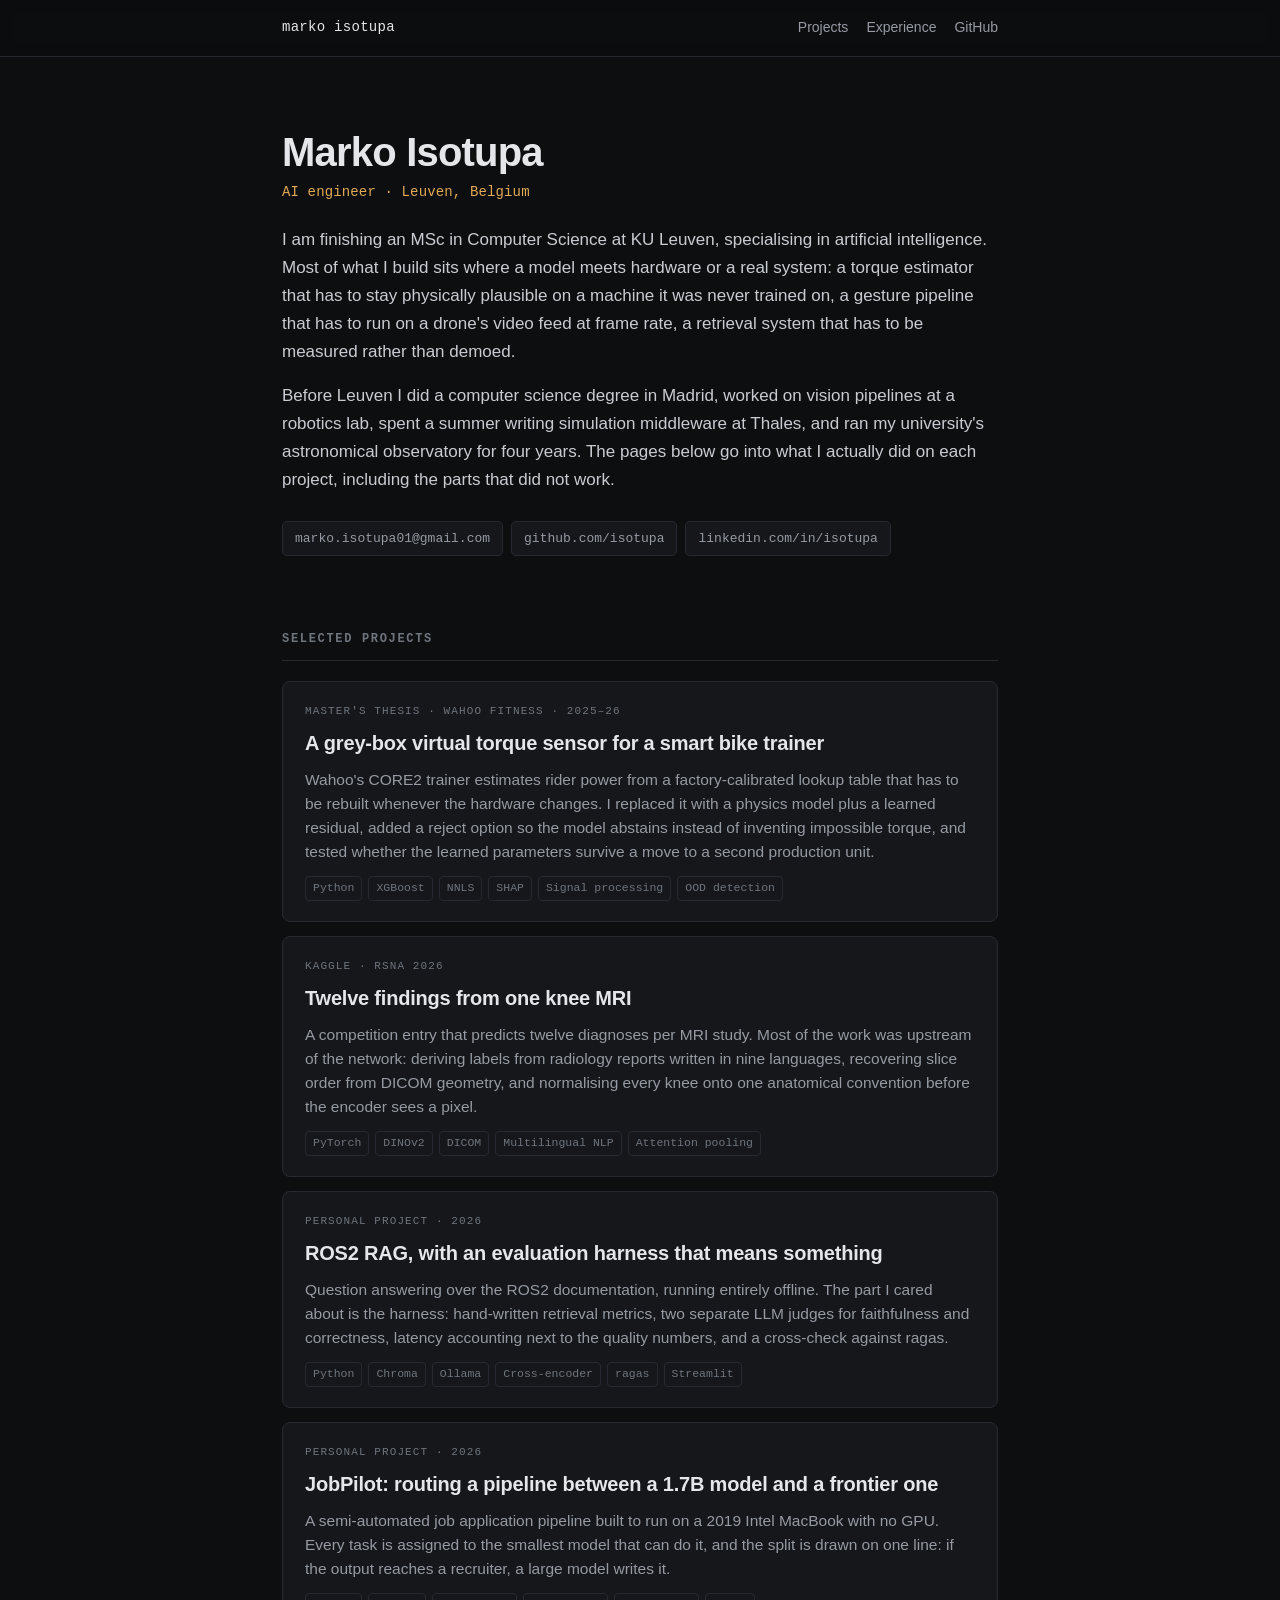
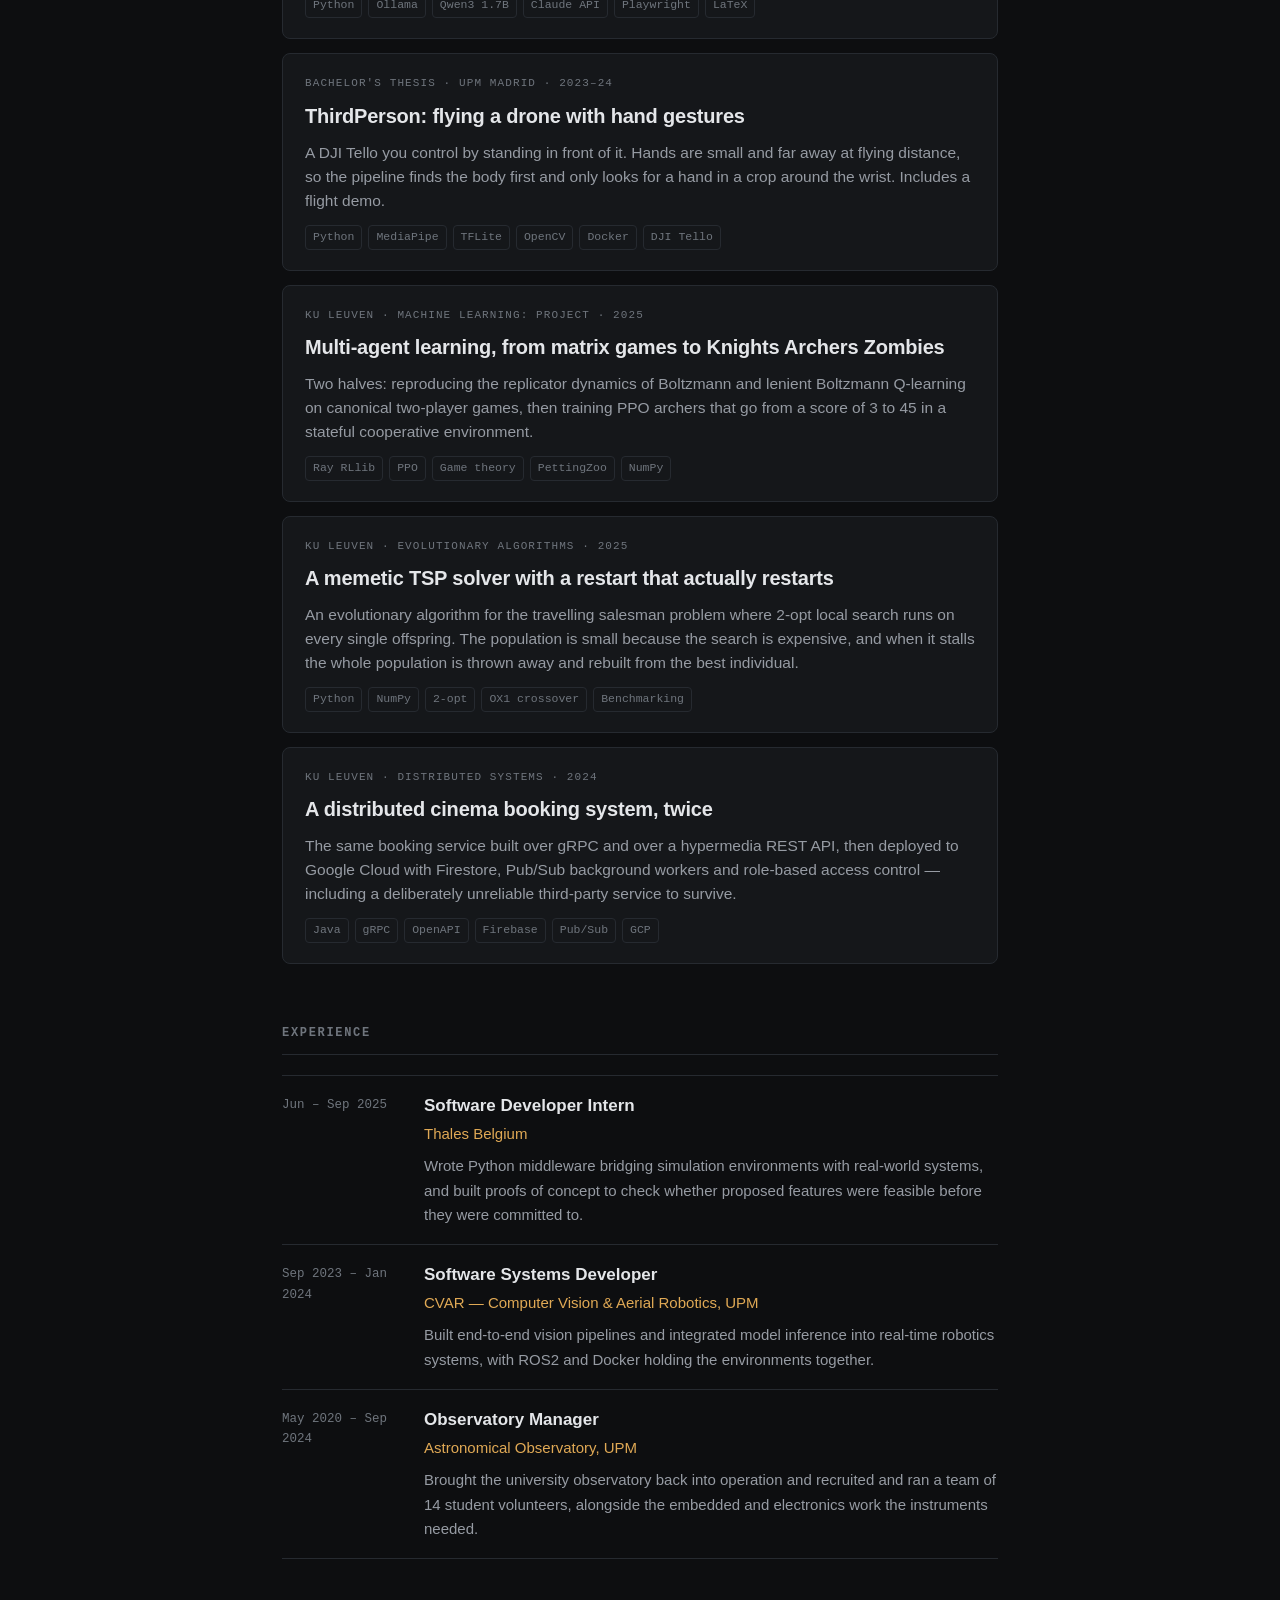
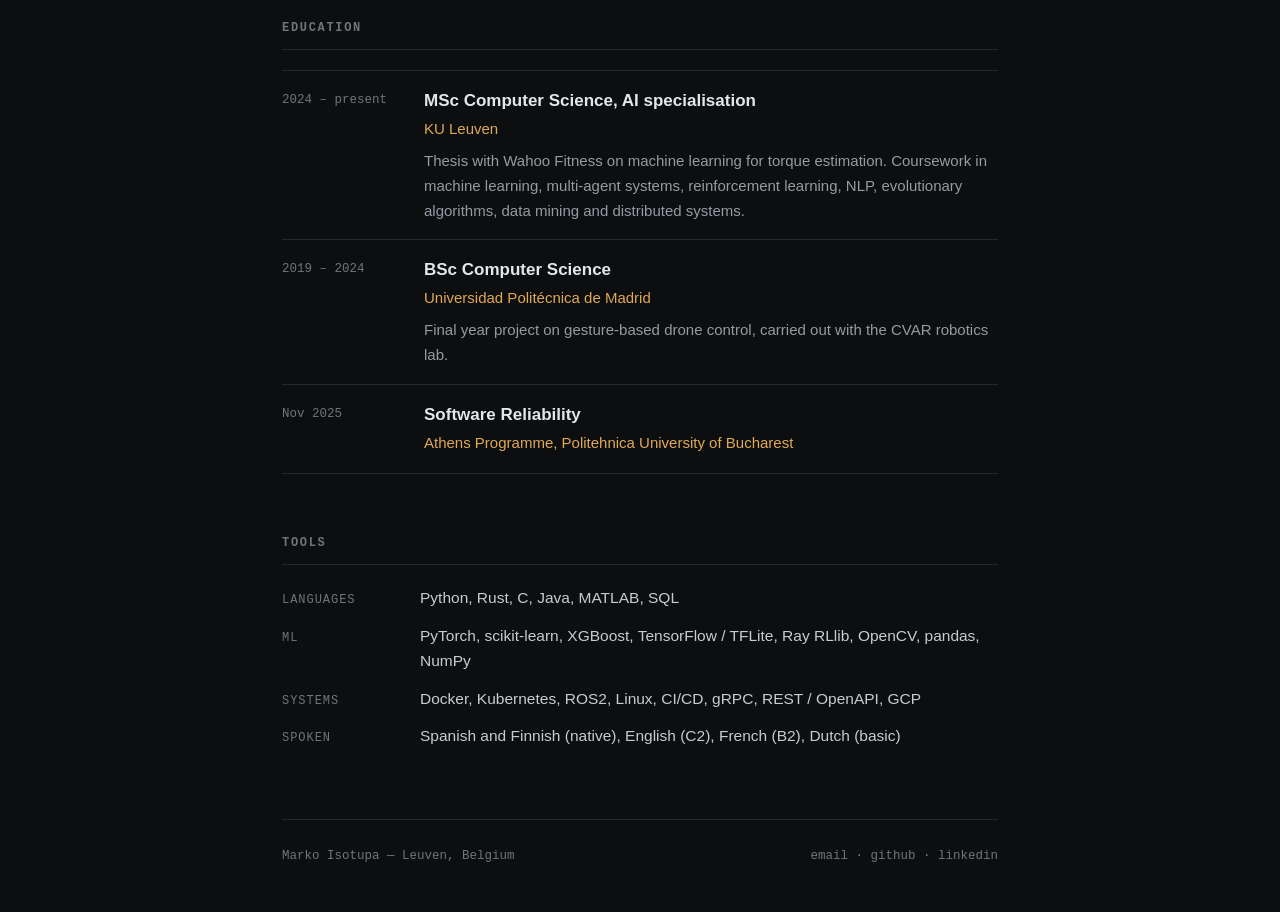
<file: index.html>
<!doctype html>
<html lang="en">
<head>
<meta charset="utf-8">
<meta name="viewport" content="width=device-width, initial-scale=1">
<title>Marko Isotupa — AI Engineer</title>
<meta name="description" content="Marko Isotupa. MSc AI at KU Leuven. Machine learning, robotics and systems work: hybrid physical models, RAG evaluation, drone gesture control, multi-agent RL.">
<link rel="stylesheet" href="assets/css/site.css">
<link rel="icon" href="data:image/svg+xml,<svg xmlns='http://www.w3.org/2000/svg' viewBox='0 0 100 100'><text y='.9em' font-size='90'>◈</text></svg>">
</head>
<body>

<nav class="nav">
  <div class="wrap">
    <a class="home" href="index.html">marko&nbsp;isotupa</a>
    <div class="links">
      <a href="#projects">Projects</a>
      <a href="#experience">Experience</a>
      <a href="https://github.com/isotupa">GitHub</a>
    </div>
  </div>
</nav>

<header class="hero">
  <div class="wrap">
    <h1>Marko Isotupa</h1>
    <p class="role">AI engineer &middot; Leuven, Belgium</p>
    <p>I am finishing an MSc in Computer Science at KU Leuven, specialising in artificial
    intelligence. Most of what I build sits where a model meets hardware or a real system:
    a torque estimator that has to stay physically plausible on a machine it was never
    trained on, a gesture pipeline that has to run on a drone's video feed at frame rate,
    a retrieval system that has to be measured rather than demoed.</p>
    <p class="last">Before Leuven I did a computer science degree in Madrid, worked on vision
    pipelines at a robotics lab, spent a summer writing simulation middleware at Thales, and
    ran my university's astronomical observatory for four years. The pages below go into
    what I actually did on each project, including the parts that did not work.</p>
    <div class="contact">
      <a href="mailto:marko.isotupa01@gmail.com">marko.isotupa01@gmail.com</a>
      <a href="https://github.com/isotupa">github.com/isotupa</a>
      <a href="https://linkedin.com/in/isotupa">linkedin.com/in/isotupa</a>
    </div>
  </div>
</header>

<main>

<section id="projects">
  <div class="wrap">
    <h2 class="sec">Selected projects</h2>
    <div class="cards">

      <a class="card" href="projects/wahoo-torque.html">
        <div class="kicker">Master's thesis &middot; Wahoo Fitness &middot; 2025–26</div>
        <h3>A grey-box virtual torque sensor for a smart bike trainer</h3>
        <p>Wahoo's CORE2 trainer estimates rider power from a factory-calibrated lookup table
        that has to be rebuilt whenever the hardware changes. I replaced it with a physics
        model plus a learned residual, added a reject option so the model abstains instead of
        inventing impossible torque, and tested whether the learned parameters survive a move
        to a second production unit.</p>
        <div class="tags"><span>Python</span><span>XGBoost</span><span>NNLS</span><span>SHAP</span><span>Signal processing</span><span>OOD detection</span></div>
      </a>

      <a class="card" href="projects/rsna-knee.html">
        <div class="kicker">Kaggle &middot; RSNA 2026</div>
        <h3>Twelve findings from one knee MRI</h3>
        <p>A competition entry that predicts twelve diagnoses per MRI study. Most of the work
        was upstream of the network: deriving labels from radiology reports written in nine
        languages, recovering slice order from DICOM geometry, and normalising every knee onto
        one anatomical convention before the encoder sees a pixel.</p>
        <div class="tags"><span>PyTorch</span><span>DINOv2</span><span>DICOM</span><span>Multilingual NLP</span><span>Attention pooling</span></div>
      </a>

      <a class="card" href="projects/ros2-rag.html">
        <div class="kicker">Personal project &middot; 2026</div>
        <h3>ROS2 RAG, with an evaluation harness that means something</h3>
        <p>Question answering over the ROS2 documentation, running entirely offline. The part
        I cared about is the harness: hand-written retrieval metrics, two separate LLM judges
        for faithfulness and correctness, latency accounting next to the quality numbers, and
        a cross-check against ragas.</p>
        <div class="tags"><span>Python</span><span>Chroma</span><span>Ollama</span><span>Cross-encoder</span><span>ragas</span><span>Streamlit</span></div>
      </a>

      <a class="card" href="projects/jobpilot.html">
        <div class="kicker">Personal project &middot; 2026</div>
        <h3>JobPilot: routing a pipeline between a 1.7B model and a frontier one</h3>
        <p>A semi-automated job application pipeline built to run on a 2019 Intel MacBook with
        no GPU. Every task is assigned to the smallest model that can do it, and the split is
        drawn on one line: if the output reaches a recruiter, a large model writes it.</p>
        <div class="tags"><span>Python</span><span>Ollama</span><span>Qwen3 1.7B</span><span>Claude API</span><span>Playwright</span><span>LaTeX</span></div>
      </a>

      <a class="card" href="projects/thirdperson.html">
        <div class="kicker">Bachelor's thesis &middot; UPM Madrid &middot; 2023–24</div>
        <h3>ThirdPerson: flying a drone with hand gestures</h3>
        <p>A DJI Tello you control by standing in front of it. Hands are small and far away at
        flying distance, so the pipeline finds the body first and only looks for a hand in a
        crop around the wrist. Includes a flight demo.</p>
        <div class="tags"><span>Python</span><span>MediaPipe</span><span>TFLite</span><span>OpenCV</span><span>Docker</span><span>DJI Tello</span></div>
      </a>

      <a class="card" href="projects/kaz-marl.html">
        <div class="kicker">KU Leuven &middot; Machine Learning: Project &middot; 2025</div>
        <h3>Multi-agent learning, from matrix games to Knights Archers Zombies</h3>
        <p>Two halves: reproducing the replicator dynamics of Boltzmann and lenient Boltzmann
        Q-learning on canonical two-player games, then training PPO archers that go from a
        score of 3 to 45 in a stateful cooperative environment.</p>
        <div class="tags"><span>Ray RLlib</span><span>PPO</span><span>Game theory</span><span>PettingZoo</span><span>NumPy</span></div>
      </a>

      <a class="card" href="projects/tsp-evolutionary.html">
        <div class="kicker">KU Leuven &middot; Evolutionary Algorithms &middot; 2025</div>
        <h3>A memetic TSP solver with a restart that actually restarts</h3>
        <p>An evolutionary algorithm for the travelling salesman problem where 2-opt local
        search runs on every single offspring. The population is small because the search is
        expensive, and when it stalls the whole population is thrown away and rebuilt from the
        best individual.</p>
        <div class="tags"><span>Python</span><span>NumPy</span><span>2-opt</span><span>OX1 crossover</span><span>Benchmarking</span></div>
      </a>

      <a class="card" href="projects/distributed-cinema.html">
        <div class="kicker">KU Leuven &middot; Distributed Systems &middot; 2024</div>
        <h3>A distributed cinema booking system, twice</h3>
        <p>The same booking service built over gRPC and over a hypermedia REST API, then
        deployed to Google Cloud with Firestore, Pub/Sub background workers and role-based
        access control — including a deliberately unreliable third-party service to survive.</p>
        <div class="tags"><span>Java</span><span>gRPC</span><span>OpenAPI</span><span>Firebase</span><span>Pub/Sub</span><span>GCP</span></div>
      </a>

    </div>
  </div>
</section>

<section id="experience">
  <div class="wrap">
    <h2 class="sec">Experience</h2>
    <div class="rows">
      <div class="row">
        <div class="when">Jun – Sep 2025</div>
        <div class="what">
          <strong>Software Developer Intern</strong>
          <span class="where">Thales Belgium</span>
          <p>Wrote Python middleware bridging simulation environments with real-world systems,
          and built proofs of concept to check whether proposed features were feasible before
          they were committed to.</p>
        </div>
      </div>
      <div class="row">
        <div class="when">Sep 2023 – Jan 2024</div>
        <div class="what">
          <strong>Software Systems Developer</strong>
          <span class="where">CVAR — Computer Vision &amp; Aerial Robotics, UPM</span>
          <p>Built end-to-end vision pipelines and integrated model inference into real-time
          robotics systems, with ROS2 and Docker holding the environments together.</p>
        </div>
      </div>
      <div class="row">
        <div class="when">May 2020 – Sep 2024</div>
        <div class="what">
          <strong>Observatory Manager</strong>
          <span class="where">Astronomical Observatory, UPM</span>
          <p>Brought the university observatory back into operation and recruited and ran a
          team of 14 student volunteers, alongside the embedded and electronics work the
          instruments needed.</p>
        </div>
      </div>
    </div>
  </div>
</section>

<section id="education">
  <div class="wrap">
    <h2 class="sec">Education</h2>
    <div class="rows">
      <div class="row">
        <div class="when">2024 – present</div>
        <div class="what">
          <strong>MSc Computer Science, AI specialisation</strong>
          <span class="where">KU Leuven</span>
          <p>Thesis with Wahoo Fitness on machine learning for torque estimation. Coursework in
          machine learning, multi-agent systems, reinforcement learning, NLP, evolutionary
          algorithms, data mining and distributed systems.</p>
        </div>
      </div>
      <div class="row">
        <div class="when">2019 – 2024</div>
        <div class="what">
          <strong>BSc Computer Science</strong>
          <span class="where">Universidad Politécnica de Madrid</span>
          <p>Final year project on gesture-based drone control, carried out with the CVAR
          robotics lab.</p>
        </div>
      </div>
      <div class="row">
        <div class="when">Nov 2025</div>
        <div class="what">
          <strong>Software Reliability</strong>
          <span class="where">Athens Programme, Politehnica University of Bucharest</span>
        </div>
      </div>
    </div>
  </div>
</section>

<section id="skills">
  <div class="wrap">
    <h2 class="sec">Tools</h2>
    <div class="skills">
      <div class="skill"><div class="k">Languages</div><div class="v">Python, Rust, C, Java, MATLAB, SQL</div></div>
      <div class="skill"><div class="k">ML</div><div class="v">PyTorch, scikit-learn, XGBoost, TensorFlow / TFLite, Ray RLlib, OpenCV, pandas, NumPy</div></div>
      <div class="skill"><div class="k">Systems</div><div class="v">Docker, Kubernetes, ROS2, Linux, CI/CD, gRPC, REST / OpenAPI, GCP</div></div>
      <div class="skill"><div class="k">Spoken</div><div class="v">Spanish and Finnish (native), English (C2), French (B2), Dutch (basic)</div></div>
    </div>
  </div>
</section>

</main>

<div class="wrap">
  <footer>
    <span>Marko Isotupa — Leuven, Belgium</span>
    <span><a href="mailto:marko.isotupa01@gmail.com">email</a> · <a href="https://github.com/isotupa">github</a> · <a href="https://linkedin.com/in/isotupa">linkedin</a></span>
  </footer>
</div>

</body>
</html>
</file>
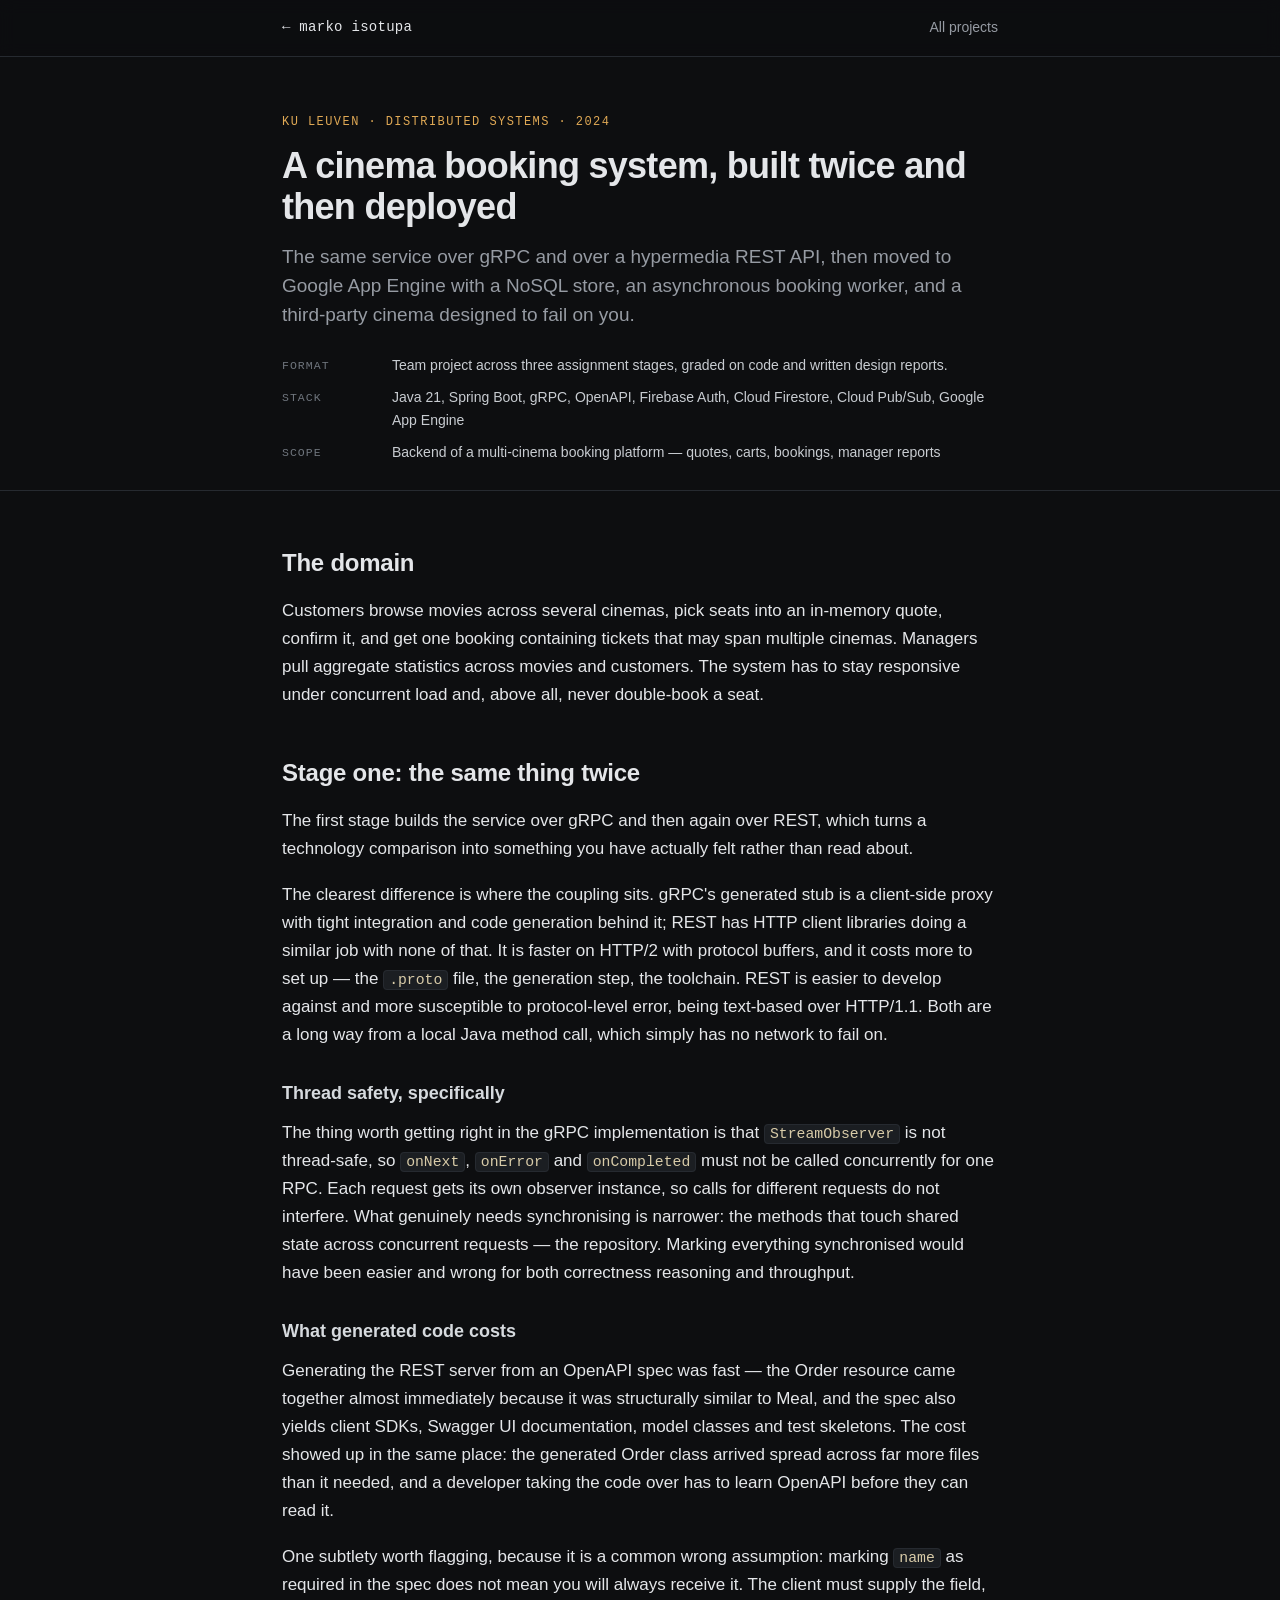
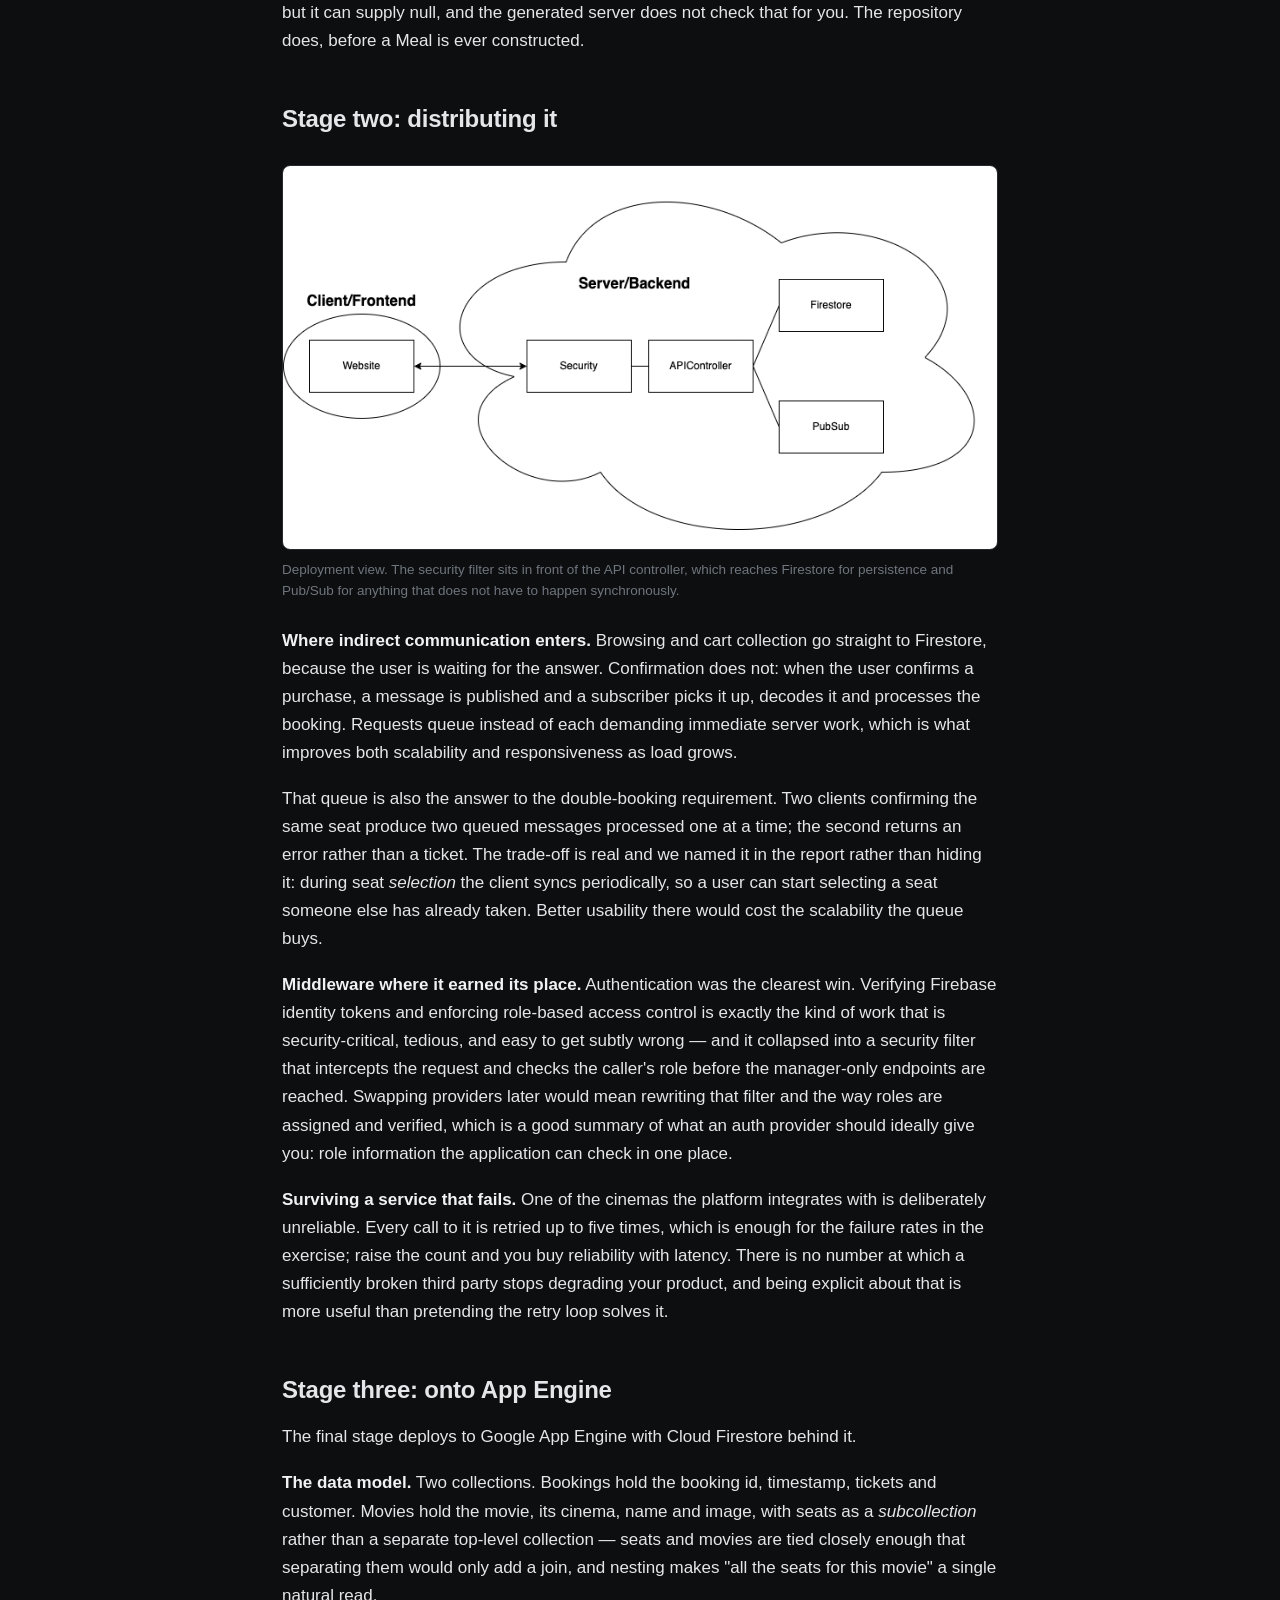
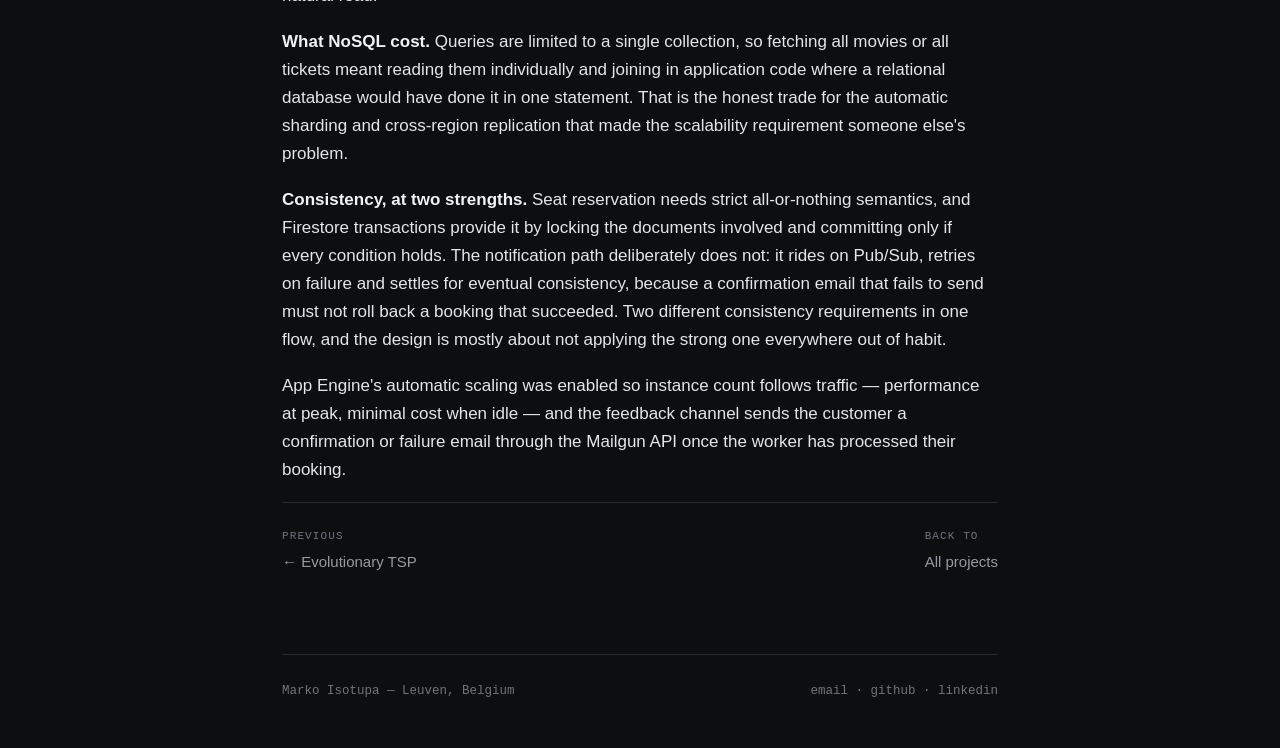
<file: projects/distributed-cinema.html>
<!doctype html>
<html lang="en">
<head>
<meta charset="utf-8">
<meta name="viewport" content="width=device-width, initial-scale=1">
<title>A distributed cinema booking system — Marko Isotupa</title>
<meta name="description" content="The same booking service built over gRPC and over hypermedia REST, then deployed to Google App Engine with Firestore, Pub/Sub workers and role-based access control.">
<link rel="stylesheet" href="../assets/css/site.css">
<link rel="icon" href="data:image/svg+xml,<svg xmlns='http://www.w3.org/2000/svg' viewBox='0 0 100 100'><text y='.9em' font-size='90'>◈</text></svg>">
</head>
<body>

<nav class="nav">
  <div class="wrap">
    <a class="home" href="../index.html">← marko&nbsp;isotupa</a>
    <div class="links"><a href="../index.html#projects">All projects</a></div>
  </div>
</nav>

<header class="art-head">
  <div class="wrap">
    <div class="kicker">KU Leuven · Distributed Systems · 2024</div>
    <h1>A cinema booking system, built twice and then deployed</h1>
    <p class="standfirst">The same service over gRPC and over a hypermedia REST API, then moved
    to Google App Engine with a NoSQL store, an asynchronous booking worker, and a third-party
    cinema designed to fail on you.</p>
    <div class="meta">
      <div><div class="k">Format</div><div class="v">Team project across three assignment stages, graded on code and written design reports.</div></div>
      <div><div class="k">Stack</div><div class="v">Java 21, Spring Boot, gRPC, OpenAPI, Firebase Auth, Cloud Firestore, Cloud Pub/Sub, Google App Engine</div></div>
      <div><div class="k">Scope</div><div class="v">Backend of a multi-cinema booking platform — quotes, carts, bookings, manager reports</div></div>
    </div>
  </div>
</header>

<article>
<div class="wrap">

<h2>The domain</h2>

<p>Customers browse movies across several cinemas, pick seats into an in-memory quote, confirm
it, and get one booking containing tickets that may span multiple cinemas. Managers pull
aggregate statistics across movies and customers. The system has to stay responsive under
concurrent load and, above all, never double-book a seat.</p>

<h2>Stage one: the same thing twice</h2>

<p>The first stage builds the service over gRPC and then again over REST, which turns a
technology comparison into something you have actually felt rather than read about.</p>

<p>The clearest difference is where the coupling sits. gRPC's generated stub is a client-side
proxy with tight integration and code generation behind it; REST has HTTP client libraries doing
a similar job with none of that. It is faster on HTTP/2 with protocol buffers, and it costs more
to set up — the <code>.proto</code> file, the generation step, the toolchain. REST is easier to
develop against and more susceptible to protocol-level error, being text-based over HTTP/1.1.
Both are a long way from a local Java method call, which simply has no network to fail on.</p>

<h3>Thread safety, specifically</h3>

<p>The thing worth getting right in the gRPC implementation is that <code>StreamObserver</code>
is not thread-safe, so <code>onNext</code>, <code>onError</code> and <code>onCompleted</code>
must not be called concurrently for one RPC. Each request gets its own observer instance, so
calls for different requests do not interfere. What genuinely needs synchronising is narrower:
the methods that touch shared state across concurrent requests — the repository. Marking
everything synchronised would have been easier and wrong for both correctness reasoning and
throughput.</p>

<h3>What generated code costs</h3>

<p>Generating the REST server from an OpenAPI spec was fast — the Order resource came together
almost immediately because it was structurally similar to Meal, and the spec also yields client
SDKs, Swagger UI documentation, model classes and test skeletons. The cost showed up in the
same place: the generated Order class arrived spread across far more files than it needed,
and a developer taking the code over has to learn OpenAPI before they can read it.</p>

<p>One subtlety worth flagging, because it is a common wrong assumption: marking
<code>name</code> as required in the spec does not mean you will always receive it. The client
must supply the field, but it can supply null, and the generated server does not check that for
you. The repository does, before a Meal is ever constructed.</p>

<h2>Stage two: distributing it</h2>

<figure>
  <img src="../assets/img/ds/component_diagram.png" alt="Component diagram: a website front end talks through a security filter to an API controller, which uses Firestore and Pub/Sub.">
  <figcaption>Deployment view. The security filter sits in front of the API controller, which
  reaches Firestore for persistence and Pub/Sub for anything that does not have to happen
  synchronously.</figcaption>
</figure>

<p><strong>Where indirect communication enters.</strong> Browsing and cart collection go
straight to Firestore, because the user is waiting for the answer. Confirmation does not: when
the user confirms a purchase, a message is published and a subscriber picks it up, decodes it
and processes the booking. Requests queue instead of each demanding immediate server work,
which is what improves both scalability and responsiveness as load grows.</p>

<p>That queue is also the answer to the double-booking requirement. Two clients confirming the
same seat produce two queued messages processed one at a time; the second returns an error
rather than a ticket. The trade-off is real and we named it in the report rather than hiding it:
during seat <em>selection</em> the client syncs periodically, so a user can start selecting a
seat someone else has already taken. Better usability there would cost the scalability the
queue buys.</p>

<p><strong>Middleware where it earned its place.</strong> Authentication was the clearest win.
Verifying Firebase identity tokens and enforcing role-based access control is exactly the kind
of work that is security-critical, tedious, and easy to get subtly wrong — and it collapsed
into a security filter that intercepts the request and checks the caller's role before the
manager-only endpoints are reached. Swapping providers later would mean rewriting that filter
and the way roles are assigned and verified, which is a good summary of what an auth provider
should ideally give you: role information the application can check in one place.</p>

<p><strong>Surviving a service that fails.</strong> One of the cinemas the platform integrates
with is deliberately unreliable. Every call to it is retried up to five times, which is enough
for the failure rates in the exercise; raise the count and you buy reliability with latency.
There is no number at which a sufficiently broken third party stops degrading your product,
and being explicit about that is more useful than pretending the retry loop solves it.</p>

<h2>Stage three: onto App Engine</h2>

<p>The final stage deploys to Google App Engine with Cloud Firestore behind it.</p>

<p><strong>The data model.</strong> Two collections. Bookings hold the booking id, timestamp,
tickets and customer. Movies hold the movie, its cinema, name and image, with seats as a
<em>subcollection</em> rather than a separate top-level collection — seats and movies are tied
closely enough that separating them would only add a join, and nesting makes "all the seats for
this movie" a single natural read.</p>

<p><strong>What NoSQL cost.</strong> Queries are limited to a single collection, so fetching all
movies or all tickets meant reading them individually and joining in application code where a
relational database would have done it in one statement. That is the honest trade for the
automatic sharding and cross-region replication that made the scalability requirement someone
else's problem.</p>

<p><strong>Consistency, at two strengths.</strong> Seat reservation needs strict all-or-nothing
semantics, and Firestore transactions provide it by locking the documents involved and
committing only if every condition holds. The notification path deliberately does not: it rides
on Pub/Sub, retries on failure and settles for eventual consistency, because a confirmation
email that fails to send must not roll back a booking that succeeded. Two different consistency
requirements in one flow, and the design is mostly about not applying the strong one everywhere
out of habit.</p>

<p>App Engine's automatic scaling was enabled so instance count follows traffic — performance
at peak, minimal cost when idle — and the feedback channel sends the customer a confirmation or
failure email through the Mailgun API once the worker has processed their booking.</p>

<div class="pn">
  <a href="tsp-evolutionary.html"><span class="lbl">Previous</span>← Evolutionary TSP</a>
  <a href="../index.html#projects"><span class="lbl">Back to</span>All projects</a>
</div>

</div>
</article>

<div class="wrap">
  <footer>
    <span>Marko Isotupa — Leuven, Belgium</span>
    <span><a href="mailto:marko.isotupa01@gmail.com">email</a> · <a href="https://github.com/isotupa">github</a> · <a href="https://linkedin.com/in/isotupa">linkedin</a></span>
  </footer>
</div>

</body>
</html>
</file>
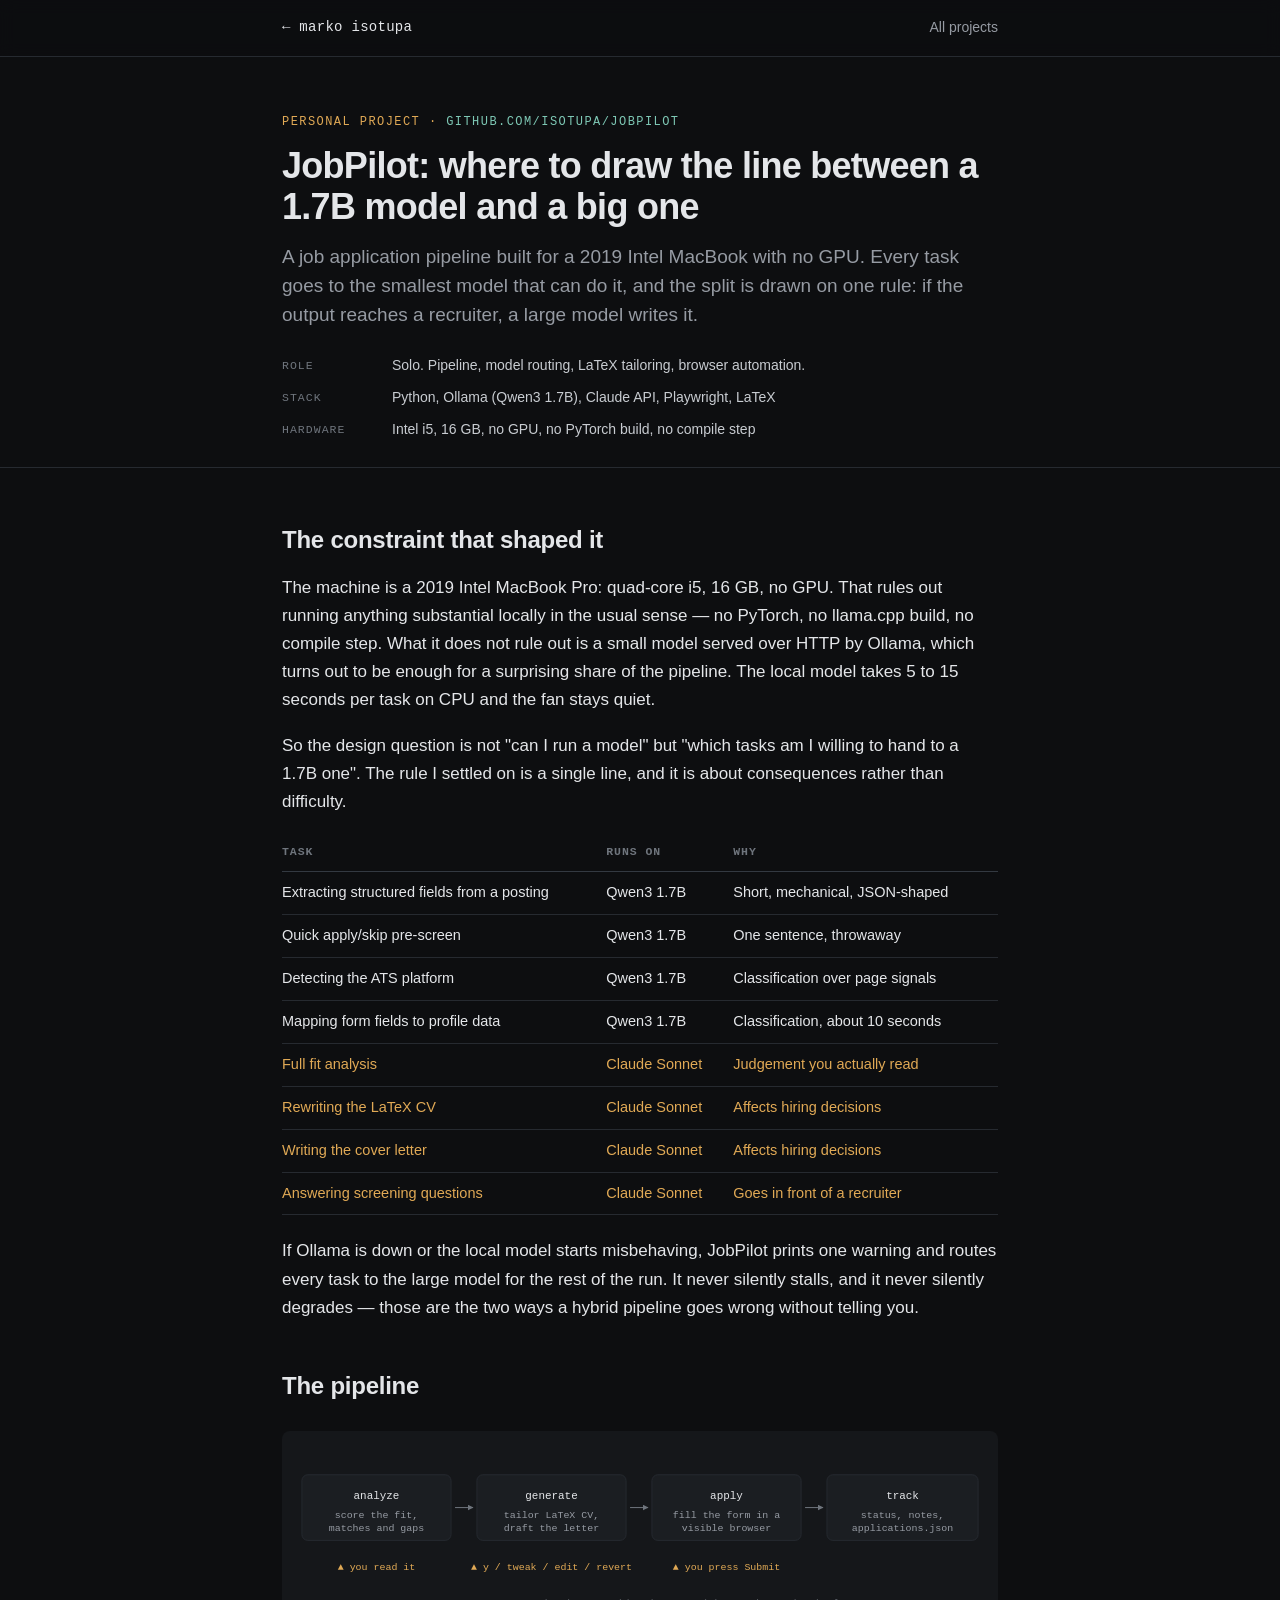
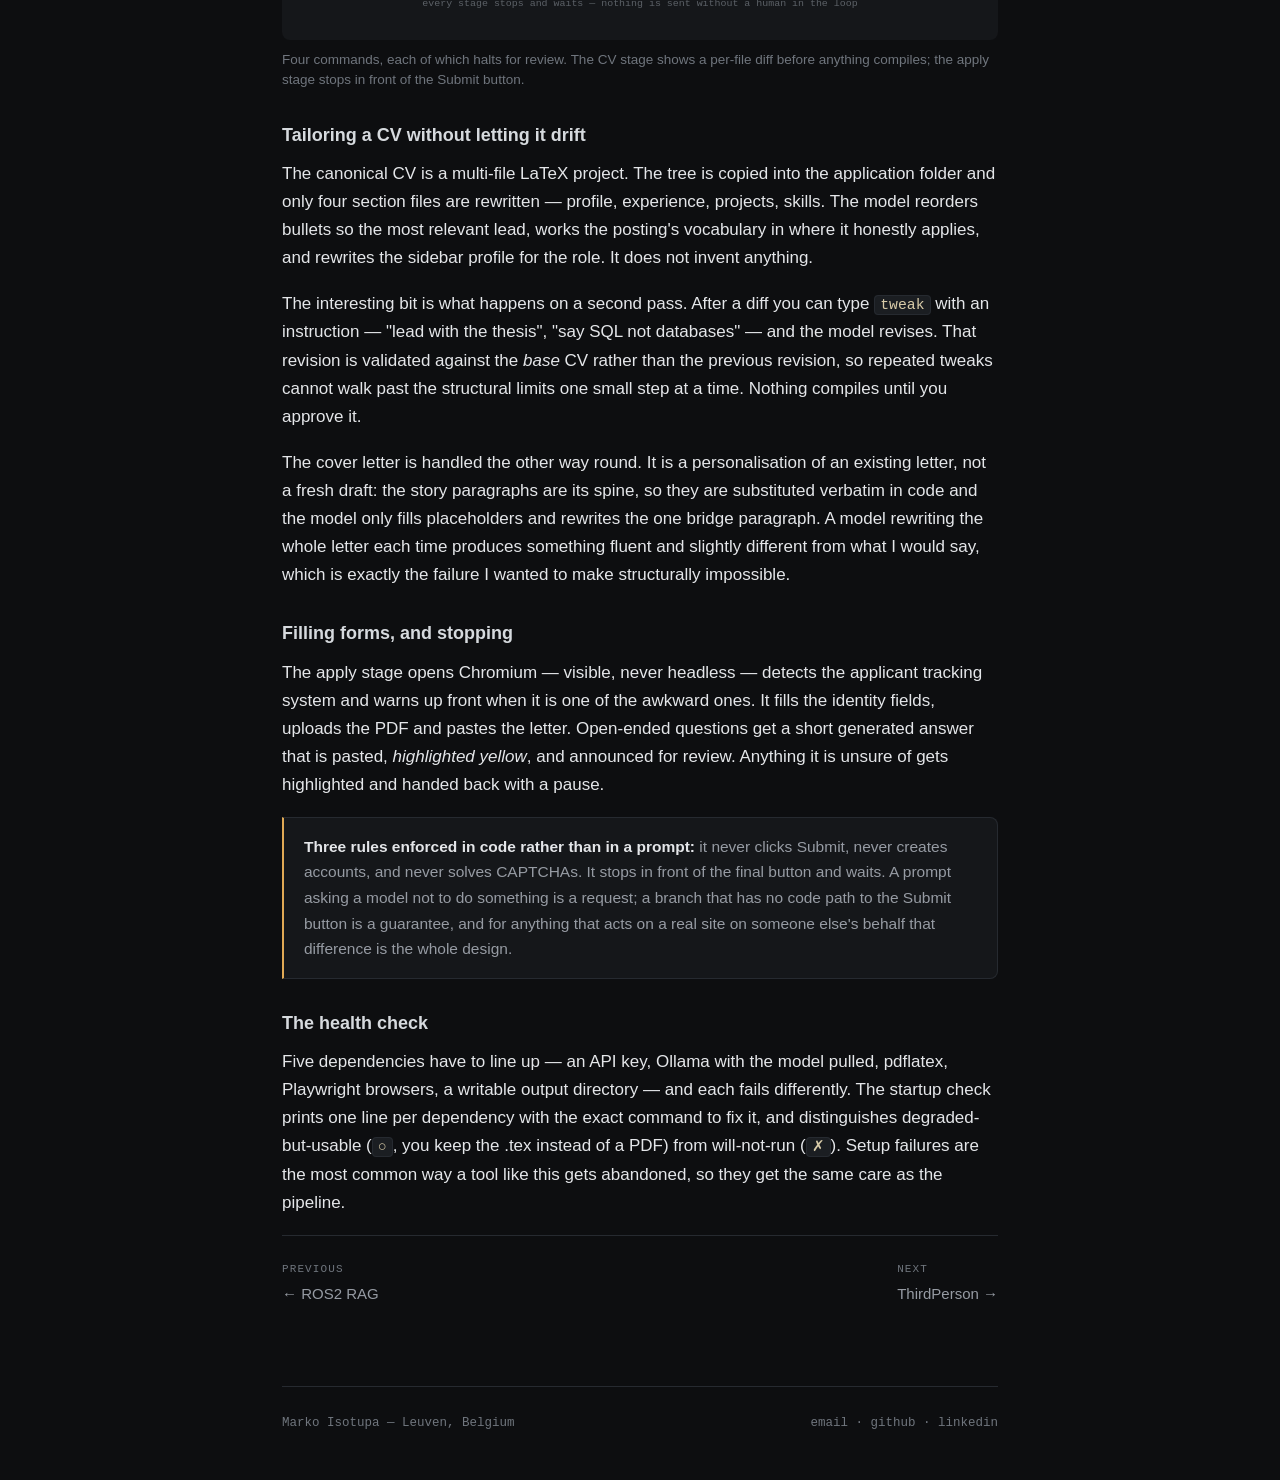
<file: projects/jobpilot.html>
<!doctype html>
<html lang="en">
<head>
<meta charset="utf-8">
<meta name="viewport" content="width=device-width, initial-scale=1">
<title>JobPilot — Marko Isotupa</title>
<meta name="description" content="A semi-automated job application pipeline that routes each task to the smallest model that can do it, running a 1.7B model locally on a GPU-less laptop.">
<link rel="stylesheet" href="../assets/css/site.css">
<link rel="icon" href="data:image/svg+xml,<svg xmlns='http://www.w3.org/2000/svg' viewBox='0 0 100 100'><text y='.9em' font-size='90'>◈</text></svg>">
</head>
<body>

<nav class="nav">
  <div class="wrap">
    <a class="home" href="../index.html">← marko&nbsp;isotupa</a>
    <div class="links"><a href="../index.html#projects">All projects</a></div>
  </div>
</nav>

<header class="art-head">
  <div class="wrap">
    <div class="kicker">Personal project · <a href="https://github.com/isotupa/jobpilot">github.com/isotupa/jobpilot</a></div>
    <h1>JobPilot: where to draw the line between a 1.7B model and a big one</h1>
    <p class="standfirst">A job application pipeline built for a 2019 Intel MacBook with no
    GPU. Every task goes to the smallest model that can do it, and the split is drawn on one
    rule: if the output reaches a recruiter, a large model writes it.</p>
    <div class="meta">
      <div><div class="k">Role</div><div class="v">Solo. Pipeline, model routing, LaTeX tailoring, browser automation.</div></div>
      <div><div class="k">Stack</div><div class="v">Python, Ollama (Qwen3 1.7B), Claude API, Playwright, LaTeX</div></div>
      <div><div class="k">Hardware</div><div class="v">Intel i5, 16 GB, no GPU, no PyTorch build, no compile step</div></div>
    </div>
  </div>
</header>

<article>
<div class="wrap">

<h2>The constraint that shaped it</h2>

<p>The machine is a 2019 Intel MacBook Pro: quad-core i5, 16 GB, no GPU. That rules out running
anything substantial locally in the usual sense — no PyTorch, no llama.cpp build, no compile
step. What it does not rule out is a small model served over HTTP by Ollama, which turns out to
be enough for a surprising share of the pipeline. The local model takes 5 to 15 seconds per
task on CPU and the fan stays quiet.</p>

<p>So the design question is not "can I run a model" but "which tasks am I willing to hand to a
1.7B one". The rule I settled on is a single line, and it is about consequences rather than
difficulty.</p>

<div class="tw">
<table>
<thead><tr><th>Task</th><th>Runs on</th><th>Why</th></tr></thead>
<tbody>
<tr><td>Extracting structured fields from a posting</td><td>Qwen3 1.7B</td><td>Short, mechanical, JSON-shaped</td></tr>
<tr><td>Quick apply/skip pre-screen</td><td>Qwen3 1.7B</td><td>One sentence, throwaway</td></tr>
<tr><td>Detecting the ATS platform</td><td>Qwen3 1.7B</td><td>Classification over page signals</td></tr>
<tr><td>Mapping form fields to profile data</td><td>Qwen3 1.7B</td><td>Classification, about 10 seconds</td></tr>
<tr class="hl"><td>Full fit analysis</td><td>Claude Sonnet</td><td>Judgement you actually read</td></tr>
<tr class="hl"><td>Rewriting the LaTeX CV</td><td>Claude Sonnet</td><td>Affects hiring decisions</td></tr>
<tr class="hl"><td>Writing the cover letter</td><td>Claude Sonnet</td><td>Affects hiring decisions</td></tr>
<tr class="hl"><td>Answering screening questions</td><td>Claude Sonnet</td><td>Goes in front of a recruiter</td></tr>
</tbody>
</table>
</div>

<p>If Ollama is down or the local model starts misbehaving, JobPilot prints one warning and
routes every task to the large model for the rest of the run. It never silently stalls, and it
never silently degrades — those are the two ways a hybrid pipeline goes wrong without telling
you.</p>

<h2>The pipeline</h2>

<figure class="dark">
<svg viewBox="0 0 720 210" role="img" aria-label="Four-stage pipeline: analyze a posting, generate a tailored CV and letter, fill the application form in a visible browser, and track the outcome. Each stage pauses for human review." xmlns="http://www.w3.org/2000/svg" style="width:100%;height:auto;display:block;background:#15171a;border-radius:8px">
  <defs>
    <marker id="c" viewBox="0 0 10 10" refX="9" refY="5" markerWidth="6" markerHeight="6" orient="auto"><path d="M0 0 10 5 0 10z" fill="#6f757d"/></marker>
  </defs>
  <g font-family="ui-monospace, Menlo, monospace" font-size="11" fill="#969ba3">
    <g stroke="#262a30" fill="#1b1e22">
      <rect x="20" y="44" width="150" height="66" rx="6"/>
      <rect x="196" y="44" width="150" height="66" rx="6"/>
      <rect x="372" y="44" width="150" height="66" rx="6"/>
      <rect x="548" y="44" width="152" height="66" rx="6"/>
    </g>
    <text x="95" y="68" text-anchor="middle" fill="#e4e6e9">analyze</text>
    <text x="95" y="87" text-anchor="middle" font-size="10">score the fit,</text>
    <text x="95" y="101" text-anchor="middle" font-size="10">matches and gaps</text>

    <text x="271" y="68" text-anchor="middle" fill="#e4e6e9">generate</text>
    <text x="271" y="87" text-anchor="middle" font-size="10">tailor LaTeX CV,</text>
    <text x="271" y="101" text-anchor="middle" font-size="10">draft the letter</text>

    <text x="447" y="68" text-anchor="middle" fill="#e4e6e9">apply</text>
    <text x="447" y="87" text-anchor="middle" font-size="10">fill the form in a</text>
    <text x="447" y="101" text-anchor="middle" font-size="10">visible browser</text>

    <text x="624" y="68" text-anchor="middle" fill="#e4e6e9">track</text>
    <text x="624" y="87" text-anchor="middle" font-size="10">status, notes,</text>
    <text x="624" y="101" text-anchor="middle" font-size="10">applications.json</text>

    <g stroke="#6f757d" fill="none" marker-end="url(#c)">
      <path d="M174 77 H192"/><path d="M350 77 H368"/><path d="M526 77 H544"/>
    </g>

    <g fill="#e0a955" font-size="10">
      <text x="95" y="140" text-anchor="middle">▲ you read it</text>
      <text x="271" y="140" text-anchor="middle">▲ y / tweak / edit / revert</text>
      <text x="447" y="140" text-anchor="middle">▲ you press Submit</text>
    </g>
    <text x="360" y="176" text-anchor="middle" font-size="10" fill="#5c6167">every stage stops and waits — nothing is sent without a human in the loop</text>
  </g>
</svg>
<figcaption>Four commands, each of which halts for review. The CV stage shows a per-file diff
before anything compiles; the apply stage stops in front of the Submit button.</figcaption>
</figure>

<h3>Tailoring a CV without letting it drift</h3>

<p>The canonical CV is a multi-file LaTeX project. The tree is copied into the application
folder and only four section files are rewritten — profile, experience, projects, skills. The
model reorders bullets so the most relevant lead, works the posting's vocabulary in where it
honestly applies, and rewrites the sidebar profile for the role. It does not invent anything.</p>

<p>The interesting bit is what happens on a second pass. After a diff you can type
<code>tweak</code> with an instruction — "lead with the thesis", "say SQL not databases" — and
the model revises. That revision is validated against the <em>base</em> CV rather than the
previous revision, so repeated tweaks cannot walk past the structural limits one small step at
a time. Nothing compiles until you approve it.</p>

<p>The cover letter is handled the other way round. It is a personalisation of an existing
letter, not a fresh draft: the story paragraphs are its spine, so they are substituted verbatim
in code and the model only fills placeholders and rewrites the one bridge paragraph. A model
rewriting the whole letter each time produces something fluent and slightly different from what
I would say, which is exactly the failure I wanted to make structurally impossible.</p>

<h3>Filling forms, and stopping</h3>

<p>The apply stage opens Chromium — visible, never headless — detects the applicant tracking
system and warns up front when it is one of the awkward ones. It fills the identity fields,
uploads the PDF and pastes the letter. Open-ended questions get a short generated answer that
is pasted, <em>highlighted yellow</em>, and announced for review. Anything it is unsure of gets
highlighted and handed back with a pause.</p>

<div class="note">
<p><strong>Three rules enforced in code rather than in a prompt:</strong> it never clicks
Submit, never creates accounts, and never solves CAPTCHAs. It stops in front of the final
button and waits. A prompt asking a model not to do something is a request; a branch that has
no code path to the Submit button is a guarantee, and for anything that acts on a real site on
someone else's behalf that difference is the whole design.</p>
</div>

<h3>The health check</h3>

<p>Five dependencies have to line up — an API key, Ollama with the model pulled, pdflatex,
Playwright browsers, a writable output directory — and each fails differently. The startup
check prints one line per dependency with the exact command to fix it, and distinguishes
degraded-but-usable (<code>○</code>, you keep the .tex instead of a PDF) from will-not-run
(<code>✗</code>). Setup failures are the most common way a tool like this gets abandoned, so
they get the same care as the pipeline.</p>

<div class="pn">
  <a href="ros2-rag.html"><span class="lbl">Previous</span>← ROS2 RAG</a>
  <a href="thirdperson.html"><span class="lbl">Next</span>ThirdPerson →</a>
</div>

</div>
</article>

<div class="wrap">
  <footer>
    <span>Marko Isotupa — Leuven, Belgium</span>
    <span><a href="mailto:marko.isotupa01@gmail.com">email</a> · <a href="https://github.com/isotupa">github</a> · <a href="https://linkedin.com/in/isotupa">linkedin</a></span>
  </footer>
</div>

</body>
</html>
</file>
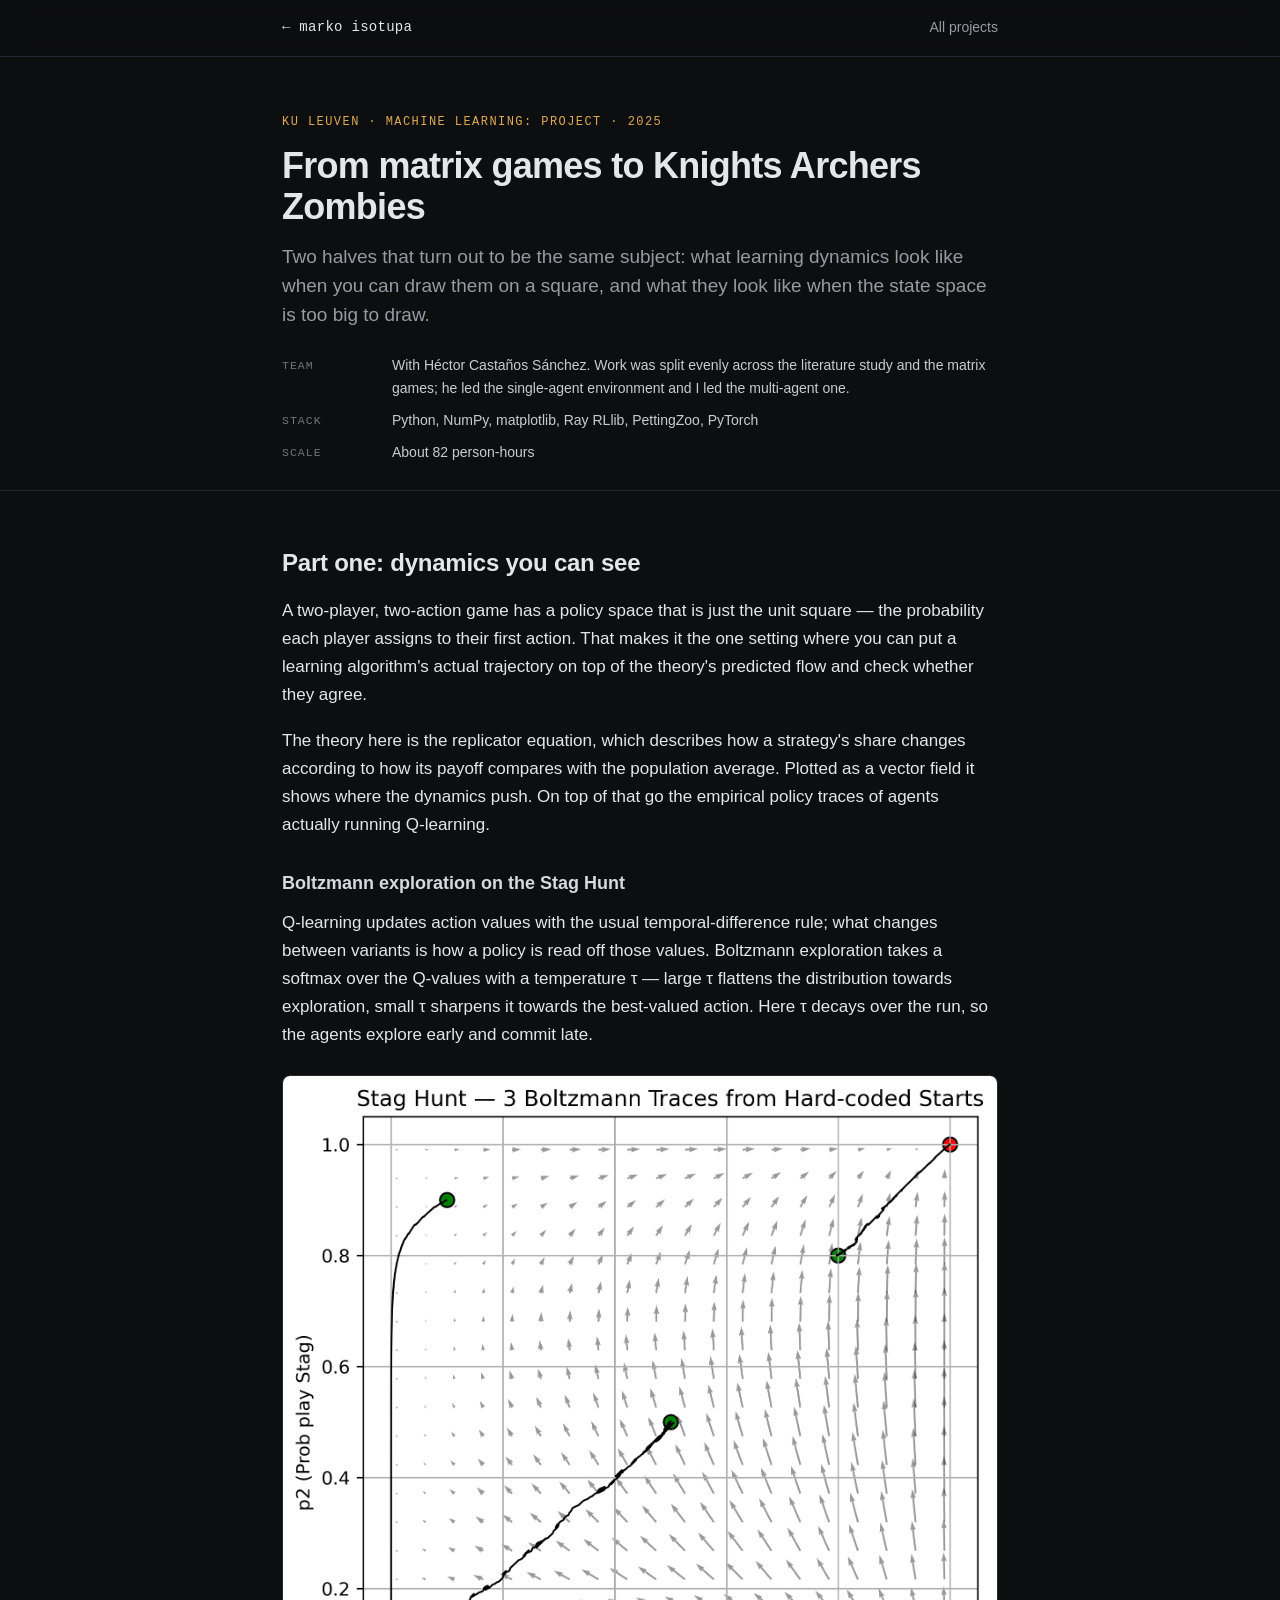
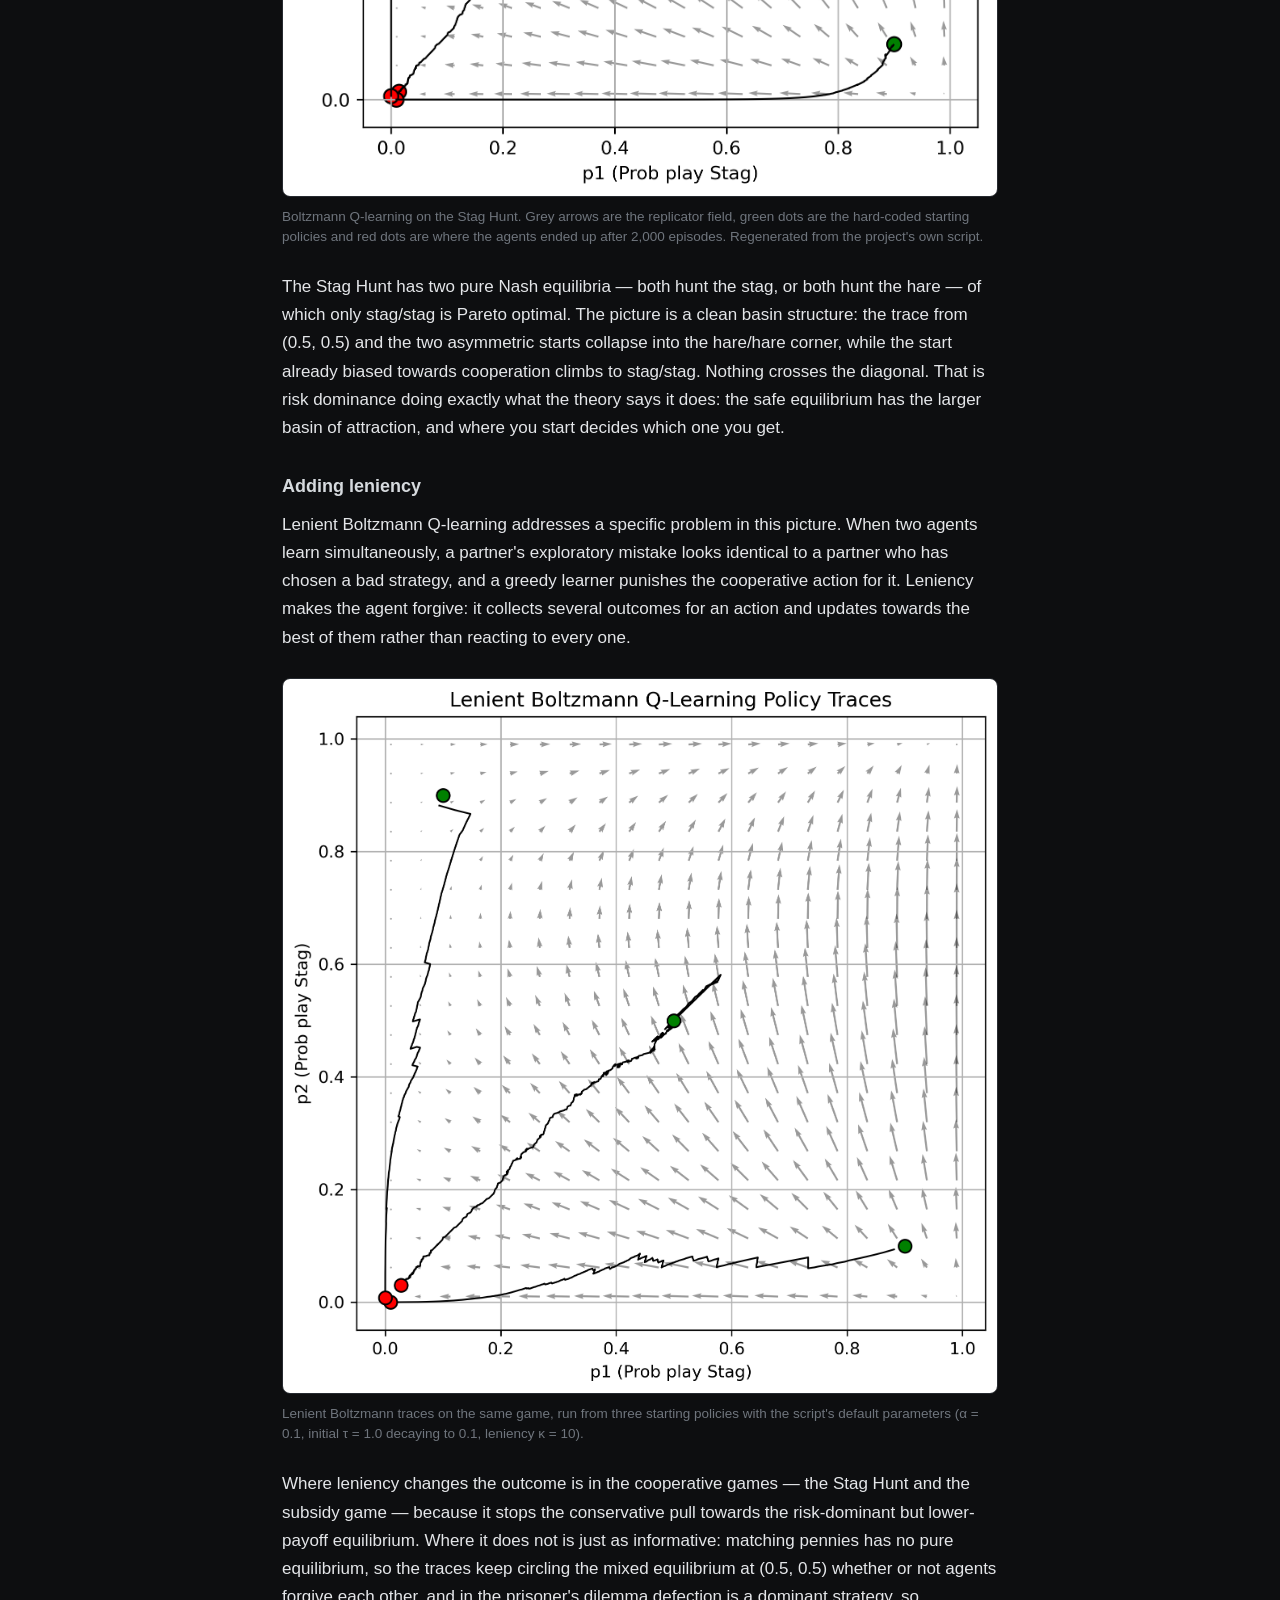
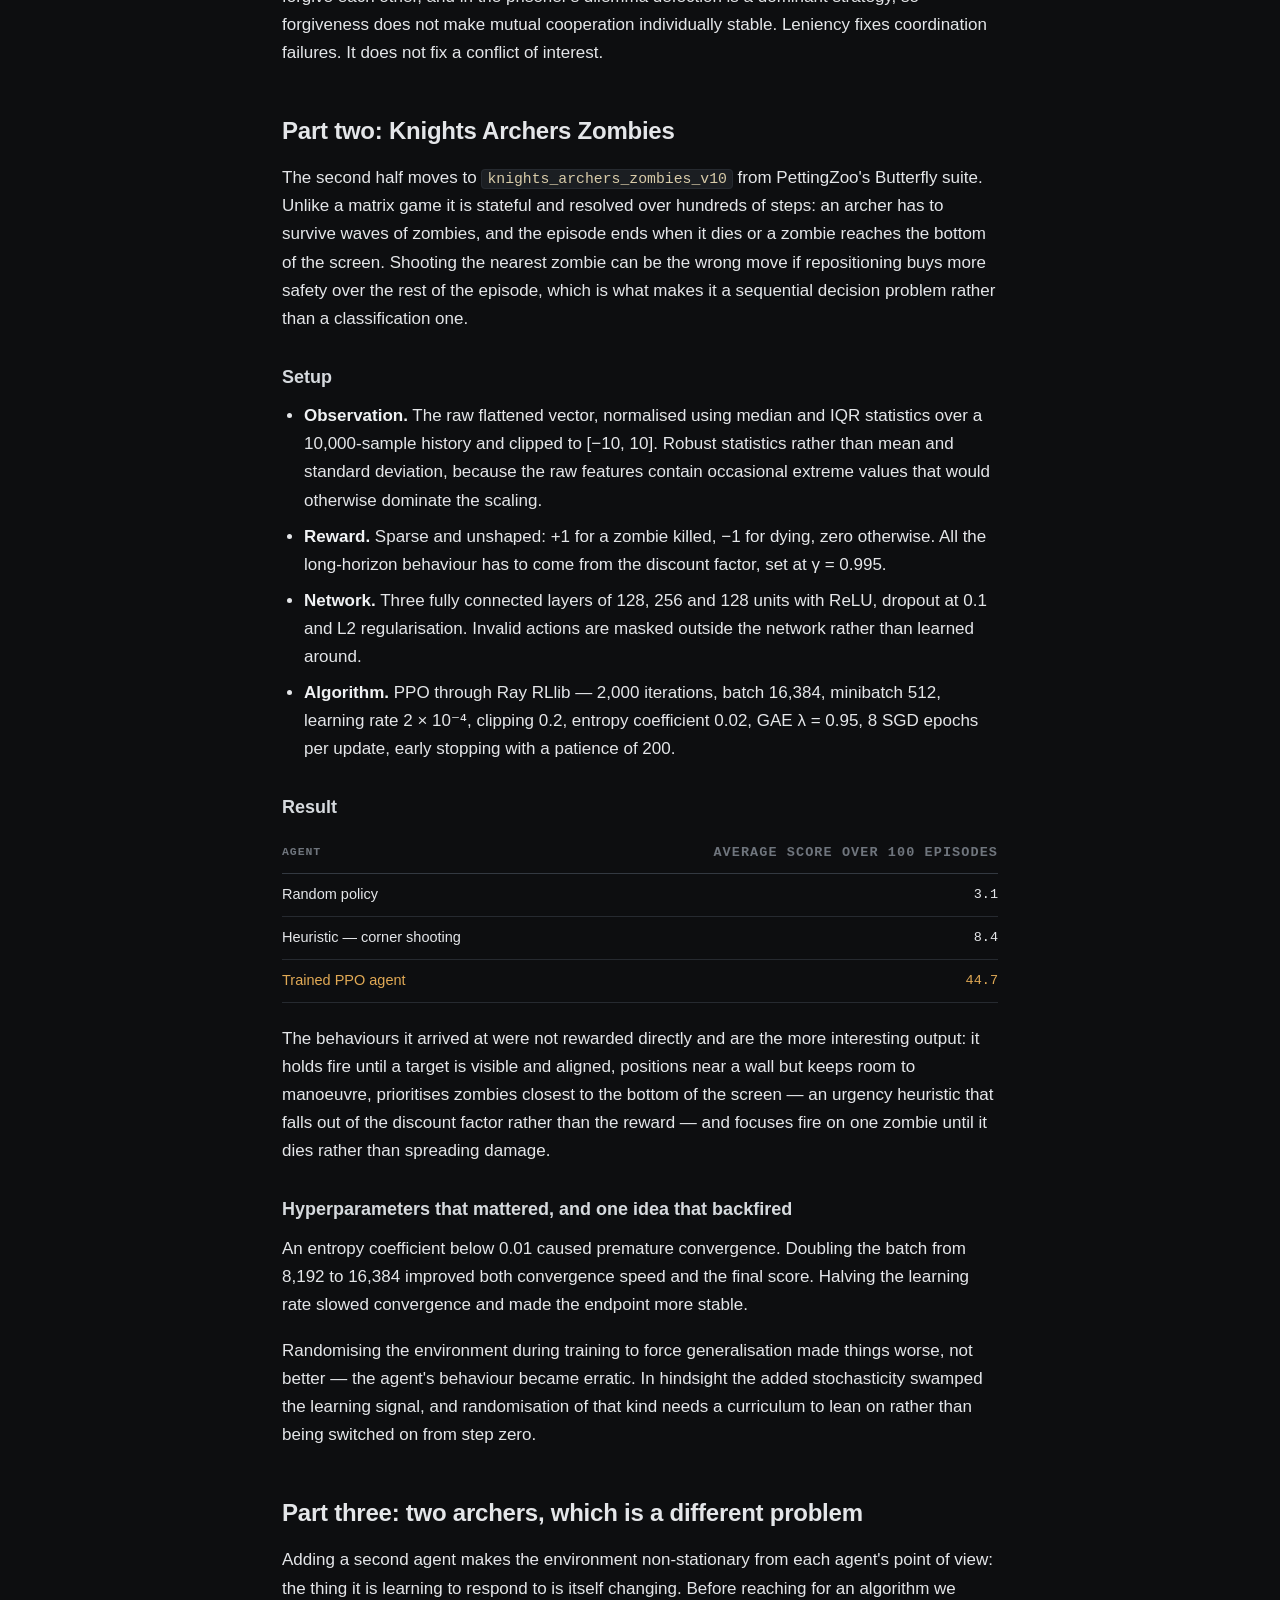
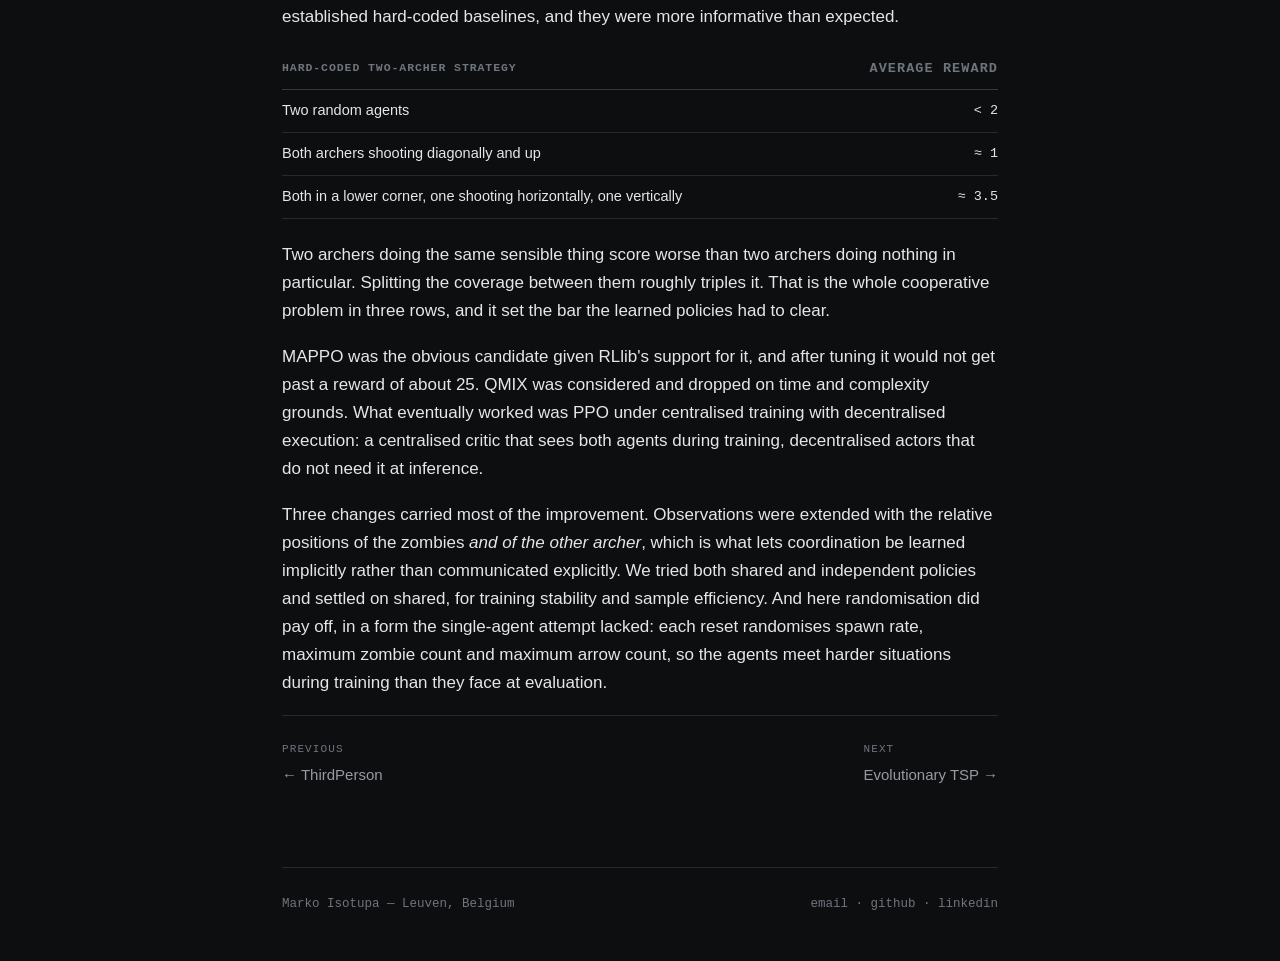
<file: projects/kaz-marl.html>
<!doctype html>
<html lang="en">
<head>
<meta charset="utf-8">
<meta name="viewport" content="width=device-width, initial-scale=1">
<title>Multi-agent learning and Knights Archers Zombies — Marko Isotupa</title>
<meta name="description" content="Replicator dynamics of Boltzmann and lenient Boltzmann Q-learning on canonical games, then PPO agents for the cooperative Knights Archers Zombies environment.">
<link rel="stylesheet" href="../assets/css/site.css">
<link rel="icon" href="data:image/svg+xml,<svg xmlns='http://www.w3.org/2000/svg' viewBox='0 0 100 100'><text y='.9em' font-size='90'>◈</text></svg>">
</head>
<body>

<nav class="nav">
  <div class="wrap">
    <a class="home" href="../index.html">← marko&nbsp;isotupa</a>
    <div class="links"><a href="../index.html#projects">All projects</a></div>
  </div>
</nav>

<header class="art-head">
  <div class="wrap">
    <div class="kicker">KU Leuven · Machine Learning: Project · 2025</div>
    <h1>From matrix games to Knights Archers Zombies</h1>
    <p class="standfirst">Two halves that turn out to be the same subject: what learning
    dynamics look like when you can draw them on a square, and what they look like when the
    state space is too big to draw.</p>
    <div class="meta">
      <div><div class="k">Team</div><div class="v">With Héctor Castaños Sánchez. Work was split evenly across the literature study and the matrix games; he led the single-agent environment and I led the multi-agent one.</div></div>
      <div><div class="k">Stack</div><div class="v">Python, NumPy, matplotlib, Ray RLlib, PettingZoo, PyTorch</div></div>
      <div><div class="k">Scale</div><div class="v">About 82 person-hours</div></div>
    </div>
  </div>
</header>

<article>
<div class="wrap">

<h2>Part one: dynamics you can see</h2>

<p>A two-player, two-action game has a policy space that is just the unit square — the
probability each player assigns to their first action. That makes it the one setting where you
can put a learning algorithm's actual trajectory on top of the theory's predicted flow and
check whether they agree.</p>

<p>The theory here is the replicator equation, which describes how a strategy's share changes
according to how its payoff compares with the population average. Plotted as a vector field it
shows where the dynamics push. On top of that go the empirical policy traces of agents actually
running Q-learning.</p>

<h3>Boltzmann exploration on the Stag Hunt</h3>

<p>Q-learning updates action values with the usual temporal-difference rule; what changes
between variants is how a policy is read off those values. Boltzmann exploration takes a
softmax over the Q-values with a temperature τ — large τ flattens the distribution towards
exploration, small τ sharpens it towards the best-valued action. Here τ decays over the run, so
the agents explore early and commit late.</p>

<figure>
  <img src="../assets/img/kaz/boltzmann_stag_hunt.png" alt="Unit square showing the replicator vector field for the Stag Hunt, with four black learning trajectories running from green start points to red end points at the corners.">
  <figcaption>Boltzmann Q-learning on the Stag Hunt. Grey arrows are the replicator field, green
  dots are the hard-coded starting policies and red dots are where the agents ended up after
  2,000 episodes. Regenerated from the project's own script.</figcaption>
</figure>

<p>The Stag Hunt has two pure Nash equilibria — both hunt the stag, or both hunt the hare — of
which only stag/stag is Pareto optimal. The picture is a clean basin structure: the trace from
(0.5, 0.5) and the two asymmetric starts collapse into the hare/hare corner, while the start
already biased towards cooperation climbs to stag/stag. Nothing crosses the diagonal. That is
risk dominance doing exactly what the theory says it does: the safe equilibrium has the larger
basin of attraction, and where you start decides which one you get.</p>

<h3>Adding leniency</h3>

<p>Lenient Boltzmann Q-learning addresses a specific problem in this picture. When two agents
learn simultaneously, a partner's exploratory mistake looks identical to a partner who has
chosen a bad strategy, and a greedy learner punishes the cooperative action for it. Leniency
makes the agent forgive: it collects several outcomes for an action and updates towards the
best of them rather than reacting to every one.</p>

<figure>
  <img src="../assets/img/kaz/lenient_boltzmann_traces.png" alt="The same replicator field for the Stag Hunt with three lenient Boltzmann Q-learning trajectories.">
  <figcaption>Lenient Boltzmann traces on the same game, run from three starting policies with
  the script's default parameters (α = 0.1, initial τ = 1.0 decaying to 0.1, leniency κ = 10).</figcaption>
</figure>

<p>Where leniency changes the outcome is in the cooperative games — the Stag Hunt and the
subsidy game — because it stops the conservative pull towards the risk-dominant but lower-payoff
equilibrium. Where it does not is just as informative: matching pennies has no pure equilibrium,
so the traces keep circling the mixed equilibrium at (0.5, 0.5) whether or not agents forgive
each other, and in the prisoner's dilemma defection is a dominant strategy, so forgiveness does
not make mutual cooperation individually stable. Leniency fixes coordination failures. It does
not fix a conflict of interest.</p>

<h2>Part two: Knights Archers Zombies</h2>

<p>The second half moves to <code>knights_archers_zombies_v10</code> from PettingZoo's
Butterfly suite. Unlike a matrix game it is stateful and resolved over hundreds of steps: an
archer has to survive waves of zombies, and the episode ends when it dies or a zombie reaches
the bottom of the screen. Shooting the nearest zombie can be the wrong move if repositioning
buys more safety over the rest of the episode, which is what makes it a sequential decision
problem rather than a classification one.</p>

<h3>Setup</h3>

<ul>
  <li><strong>Observation.</strong> The raw flattened vector, normalised using median and IQR
  statistics over a 10,000-sample history and clipped to [−10, 10]. Robust statistics rather
  than mean and standard deviation, because the raw features contain occasional extreme values
  that would otherwise dominate the scaling.</li>
  <li><strong>Reward.</strong> Sparse and unshaped: +1 for a zombie killed, −1 for dying, zero
  otherwise. All the long-horizon behaviour has to come from the discount factor, set at
  γ = 0.995.</li>
  <li><strong>Network.</strong> Three fully connected layers of 128, 256 and 128 units with
  ReLU, dropout at 0.1 and L2 regularisation. Invalid actions are masked outside the network
  rather than learned around.</li>
  <li><strong>Algorithm.</strong> PPO through Ray RLlib — 2,000 iterations, batch 16,384,
  minibatch 512, learning rate 2 × 10⁻⁴, clipping 0.2, entropy coefficient 0.02, GAE λ = 0.95,
  8 SGD epochs per update, early stopping with a patience of 200.</li>
</ul>

<h3>Result</h3>

<div class="tw">
<table>
<thead><tr><th>Agent</th><th class="num">Average score over 100 episodes</th></tr></thead>
<tbody>
<tr><td>Random policy</td><td class="num">3.1</td></tr>
<tr><td>Heuristic — corner shooting</td><td class="num">8.4</td></tr>
<tr class="hl"><td>Trained PPO agent</td><td class="num">44.7</td></tr>
</tbody>
</table>
</div>

<p>The behaviours it arrived at were not rewarded directly and are the more interesting output:
it holds fire until a target is visible and aligned, positions near a wall but keeps room to
manoeuvre, prioritises zombies closest to the bottom of the screen — an urgency heuristic that
falls out of the discount factor rather than the reward — and focuses fire on one zombie until
it dies rather than spreading damage.</p>

<h3>Hyperparameters that mattered, and one idea that backfired</h3>

<p>An entropy coefficient below 0.01 caused premature convergence. Doubling the batch from
8,192 to 16,384 improved both convergence speed and the final score. Halving the learning rate
slowed convergence and made the endpoint more stable.</p>

<p>Randomising the environment during training to force generalisation made things worse, not
better — the agent's behaviour became erratic. In hindsight the added stochasticity swamped the
learning signal, and randomisation of that kind needs a curriculum to lean on rather than being
switched on from step zero.</p>

<h2>Part three: two archers, which is a different problem</h2>

<p>Adding a second agent makes the environment non-stationary from each agent's point of view:
the thing it is learning to respond to is itself changing. Before reaching for an algorithm we
established hard-coded baselines, and they were more informative than expected.</p>

<div class="tw">
<table>
<thead><tr><th>Hard-coded two-archer strategy</th><th class="num">Average reward</th></tr></thead>
<tbody>
<tr><td>Two random agents</td><td class="num">&lt; 2</td></tr>
<tr><td>Both archers shooting diagonally and up</td><td class="num">≈ 1</td></tr>
<tr><td>Both in a lower corner, one shooting horizontally, one vertically</td><td class="num">≈ 3.5</td></tr>
</tbody>
</table>
</div>

<p>Two archers doing the same sensible thing score worse than two archers doing nothing in
particular. Splitting the coverage between them roughly triples it. That is the whole
cooperative problem in three rows, and it set the bar the learned policies had to clear.</p>

<p>MAPPO was the obvious candidate given RLlib's support for it, and after tuning it would not
get past a reward of about 25. QMIX was considered and dropped on time and complexity grounds.
What eventually worked was PPO under centralised training with decentralised execution: a
centralised critic that sees both agents during training, decentralised actors that do not need
it at inference.</p>

<p>Three changes carried most of the improvement. Observations were extended with the relative
positions of the zombies <em>and of the other archer</em>, which is what lets coordination be
learned implicitly rather than communicated explicitly. We tried both shared and independent
policies and settled on shared, for training stability and sample efficiency. And here
randomisation did pay off, in a form the single-agent attempt lacked: each reset randomises
spawn rate, maximum zombie count and maximum arrow count, so the agents meet harder situations
during training than they face at evaluation.</p>

<div class="pn">
  <a href="thirdperson.html"><span class="lbl">Previous</span>← ThirdPerson</a>
  <a href="tsp-evolutionary.html"><span class="lbl">Next</span>Evolutionary TSP →</a>
</div>

</div>
</article>

<div class="wrap">
  <footer>
    <span>Marko Isotupa — Leuven, Belgium</span>
    <span><a href="mailto:marko.isotupa01@gmail.com">email</a> · <a href="https://github.com/isotupa">github</a> · <a href="https://linkedin.com/in/isotupa">linkedin</a></span>
  </footer>
</div>

</body>
</html>
</file>
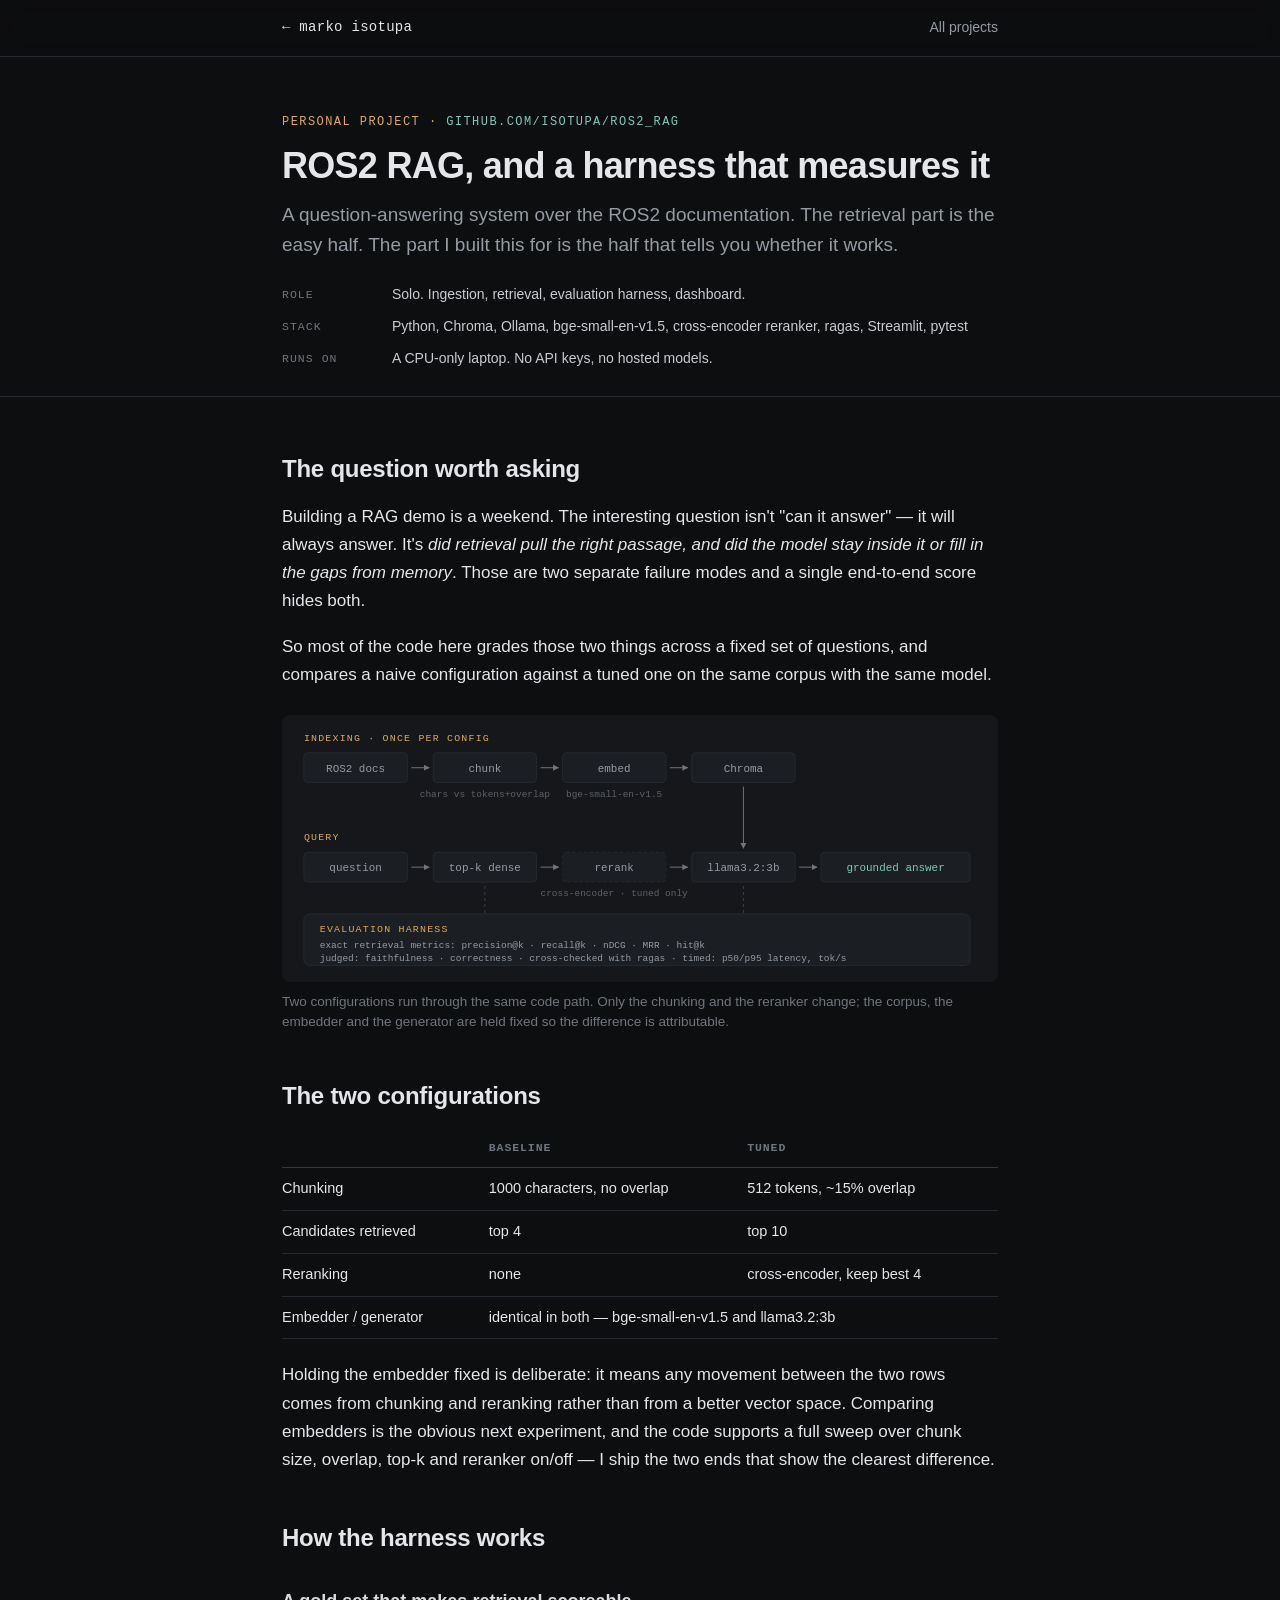
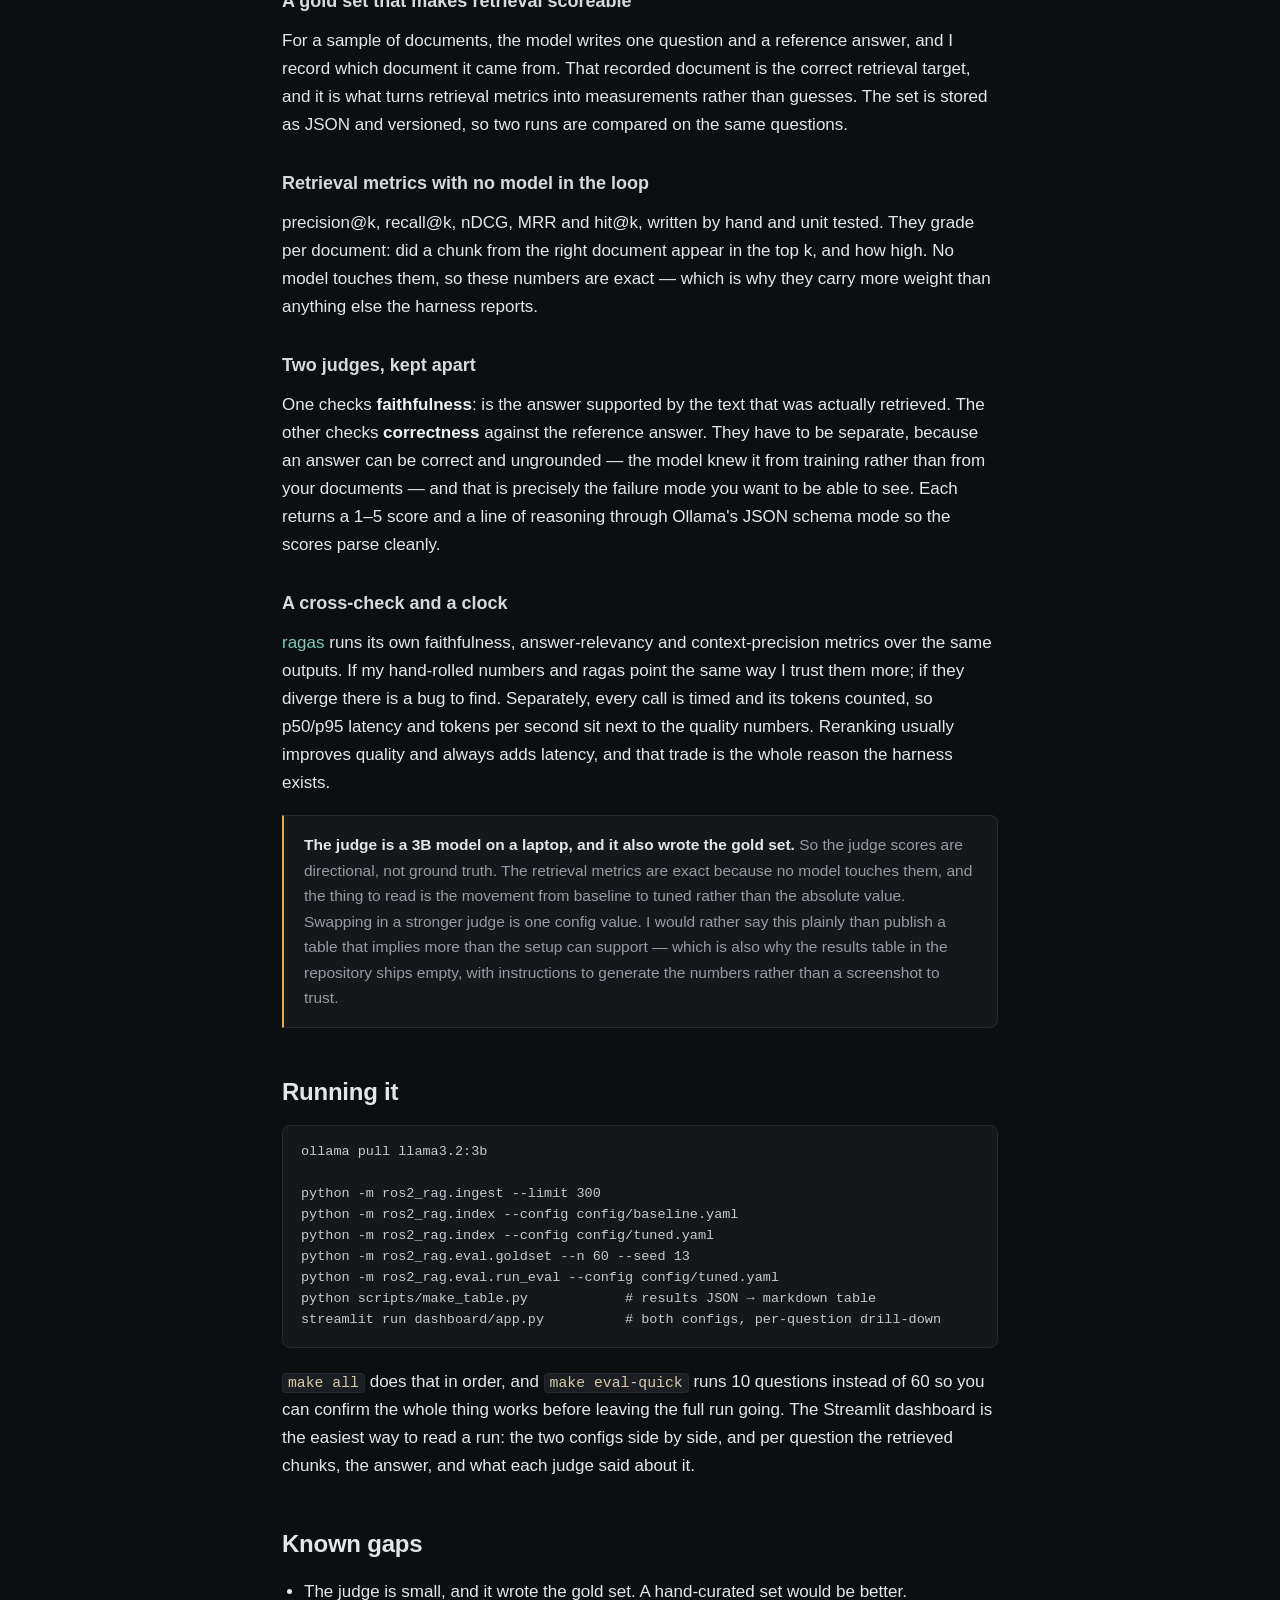
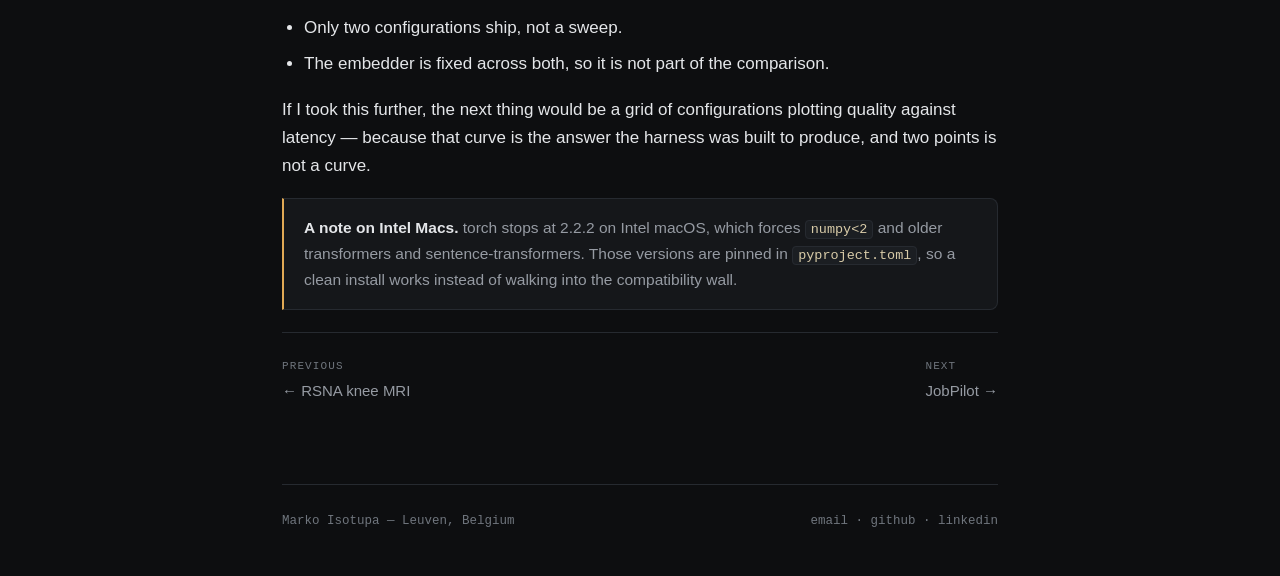
<file: projects/ros2-rag.html>
<!doctype html>
<html lang="en">
<head>
<meta charset="utf-8">
<meta name="viewport" content="width=device-width, initial-scale=1">
<title>ROS2 RAG with an evaluation harness — Marko Isotupa</title>
<meta name="description" content="Local question answering over the ROS2 documentation, built around a harness that measures retrieval quality, faithfulness, correctness and latency.">
<link rel="stylesheet" href="../assets/css/site.css">
<link rel="icon" href="data:image/svg+xml,<svg xmlns='http://www.w3.org/2000/svg' viewBox='0 0 100 100'><text y='.9em' font-size='90'>◈</text></svg>">
</head>
<body>

<nav class="nav">
  <div class="wrap">
    <a class="home" href="../index.html">← marko&nbsp;isotupa</a>
    <div class="links"><a href="../index.html#projects">All projects</a></div>
  </div>
</nav>

<header class="art-head">
  <div class="wrap">
    <div class="kicker">Personal project · <a href="https://github.com/isotupa/ros2_rag">github.com/isotupa/ros2_rag</a></div>
    <h1>ROS2 RAG, and a harness that measures it</h1>
    <p class="standfirst">A question-answering system over the ROS2 documentation. The retrieval
    part is the easy half. The part I built this for is the half that tells you whether it
    works.</p>
    <div class="meta">
      <div><div class="k">Role</div><div class="v">Solo. Ingestion, retrieval, evaluation harness, dashboard.</div></div>
      <div><div class="k">Stack</div><div class="v">Python, Chroma, Ollama, bge-small-en-v1.5, cross-encoder reranker, ragas, Streamlit, pytest</div></div>
      <div><div class="k">Runs on</div><div class="v">A CPU-only laptop. No API keys, no hosted models.</div></div>
    </div>
  </div>
</header>

<article>
<div class="wrap">

<h2>The question worth asking</h2>

<p>Building a RAG demo is a weekend. The interesting question isn't "can it answer" — it will
always answer. It's <em>did retrieval pull the right passage, and did the model stay inside it
or fill in the gaps from memory</em>. Those are two separate failure modes and a single
end-to-end score hides both.</p>

<p>So most of the code here grades those two things across a fixed set of questions, and
compares a naive configuration against a tuned one on the same corpus with the same model.</p>

<figure class="dark">
<svg viewBox="0 0 720 268" role="img" aria-label="Pipeline diagram: ROS2 docs are cleaned, chunked, embedded and stored in Chroma; a question is embedded, retrieved top-k, optionally reranked, and answered by a local LLM; an evaluation harness reads both the retrieval and the generation." xmlns="http://www.w3.org/2000/svg" style="width:100%;height:auto;display:block;background:#15171a;border-radius:8px">
  <defs>
    <marker id="b" viewBox="0 0 10 10" refX="9" refY="5" markerWidth="6" markerHeight="6" orient="auto"><path d="M0 0 10 5 0 10z" fill="#6f757d"/></marker>
  </defs>
  <g font-family="ui-monospace, Menlo, monospace" font-size="11" fill="#969ba3">
    <text x="22" y="26" fill="#e0a955" font-size="10" letter-spacing="1.2">INDEXING · ONCE PER CONFIG</text>
    <g stroke="#262a30" fill="#1b1e22">
      <rect x="22" y="38" width="104" height="30" rx="4"/>
      <rect x="152" y="38" width="104" height="30" rx="4"/>
      <rect x="282" y="38" width="104" height="30" rx="4"/>
      <rect x="412" y="38" width="104" height="30" rx="4"/>
    </g>
    <text x="74" y="57" text-anchor="middle">ROS2 docs</text>
    <text x="204" y="57" text-anchor="middle">chunk</text>
    <text x="334" y="57" text-anchor="middle">embed</text>
    <text x="464" y="57" text-anchor="middle">Chroma</text>
    <text x="204" y="82" text-anchor="middle" font-size="9.5" fill="#5c6167">chars vs tokens+overlap</text>
    <text x="334" y="82" text-anchor="middle" font-size="9.5" fill="#5c6167">bge-small-en-v1.5</text>
    <g stroke="#6f757d" fill="none" marker-end="url(#b)">
      <path d="M130 53 H148"/><path d="M260 53 H278"/><path d="M390 53 H408"/>
    </g>

    <text x="22" y="126" fill="#e0a955" font-size="10" letter-spacing="1.2">QUERY</text>
    <g stroke="#262a30" fill="#1b1e22">
      <rect x="22" y="138" width="104" height="30" rx="4"/>
      <rect x="152" y="138" width="104" height="30" rx="4"/>
      <rect x="282" y="138" width="104" height="30" rx="4" stroke-dasharray="3 3"/>
      <rect x="412" y="138" width="104" height="30" rx="4"/>
      <rect x="542" y="138" width="150" height="30" rx="4"/>
    </g>
    <text x="74" y="157" text-anchor="middle">question</text>
    <text x="204" y="157" text-anchor="middle">top-k dense</text>
    <text x="334" y="157" text-anchor="middle">rerank</text>
    <text x="464" y="157" text-anchor="middle">llama3.2:3b</text>
    <text x="617" y="157" text-anchor="middle" fill="#7ec8b5">grounded answer</text>
    <text x="334" y="182" text-anchor="middle" font-size="9.5" fill="#5c6167">cross-encoder · tuned only</text>
    <g stroke="#6f757d" fill="none" marker-end="url(#b)">
      <path d="M130 153 H148"/><path d="M260 153 H278"/><path d="M390 153 H408"/><path d="M520 153 H538"/>
      <path d="M464 72 V134"/>
    </g>

    <rect x="22" y="200" width="670" height="52" rx="6" fill="#1b1e22" stroke="#262a30"/>
    <text x="38" y="218" fill="#e0a955" font-size="10" letter-spacing="1.2">EVALUATION HARNESS</text>
    <text x="38" y="234" font-size="9.5">exact retrieval metrics: precision@k · recall@k · nDCG · MRR · hit@k</text>
    <text x="38" y="247" font-size="9.5">judged: faithfulness · correctness &#183; cross-checked with ragas &#183; timed: p50/p95 latency, tok/s</text>
    <g stroke="#3b4149" fill="none" stroke-dasharray="3 3">
      <path d="M204 172 V200"/><path d="M464 172 V200"/>
    </g>
  </g>
</svg>
<figcaption>Two configurations run through the same code path. Only the chunking and the
reranker change; the corpus, the embedder and the generator are held fixed so the difference
is attributable.</figcaption>
</figure>

<h2>The two configurations</h2>

<div class="tw">
<table>
<thead><tr><th></th><th>Baseline</th><th>Tuned</th></tr></thead>
<tbody>
<tr><td>Chunking</td><td>1000 characters, no overlap</td><td>512 tokens, ~15% overlap</td></tr>
<tr><td>Candidates retrieved</td><td>top 4</td><td>top 10</td></tr>
<tr><td>Reranking</td><td>none</td><td>cross-encoder, keep best 4</td></tr>
<tr><td>Embedder / generator</td><td colspan="2">identical in both — bge-small-en-v1.5 and llama3.2:3b</td></tr>
</tbody>
</table>
</div>

<p>Holding the embedder fixed is deliberate: it means any movement between the two rows comes
from chunking and reranking rather than from a better vector space. Comparing embedders is the
obvious next experiment, and the code supports a full sweep over chunk size, overlap, top-k and
reranker on/off — I ship the two ends that show the clearest difference.</p>

<h2>How the harness works</h2>

<h3>A gold set that makes retrieval scoreable</h3>

<p>For a sample of documents, the model writes one question and a reference answer, and I record
which document it came from. That recorded document is the correct retrieval target, and it is
what turns retrieval metrics into measurements rather than guesses. The set is stored as JSON
and versioned, so two runs are compared on the same questions.</p>

<h3>Retrieval metrics with no model in the loop</h3>

<p>precision@k, recall@k, nDCG, MRR and hit@k, written by hand and unit tested. They grade per
document: did a chunk from the right document appear in the top k, and how high. No model
touches them, so these numbers are exact — which is why they carry more weight than anything
else the harness reports.</p>

<h3>Two judges, kept apart</h3>

<p>One checks <strong>faithfulness</strong>: is the answer supported by the text that was
actually retrieved. The other checks <strong>correctness</strong> against the reference answer.
They have to be separate, because an answer can be correct and ungrounded — the model knew it
from training rather than from your documents — and that is precisely the failure mode you want
to be able to see. Each returns a 1–5 score and a line of reasoning through Ollama's JSON schema
mode so the scores parse cleanly.</p>

<h3>A cross-check and a clock</h3>

<p><a href="https://docs.ragas.io">ragas</a> runs its own faithfulness, answer-relevancy and
context-precision metrics over the same outputs. If my hand-rolled numbers and ragas point the
same way I trust them more; if they diverge there is a bug to find. Separately, every call is
timed and its tokens counted, so p50/p95 latency and tokens per second sit next to the quality
numbers. Reranking usually improves quality and always adds latency, and that trade is the
whole reason the harness exists.</p>

<div class="note">
<p><strong>The judge is a 3B model on a laptop, and it also wrote the gold set.</strong> So the
judge scores are directional, not ground truth. The retrieval metrics are exact because no
model touches them, and the thing to read is the movement from baseline to tuned rather than
the absolute value. Swapping in a stronger judge is one config value. I would rather say this
plainly than publish a table that implies more than the setup can support — which is also why
the results table in the repository ships empty, with instructions to generate the numbers
rather than a screenshot to trust.</p>
</div>

<h2>Running it</h2>

<pre><code>ollama pull llama3.2:3b

python -m ros2_rag.ingest --limit 300
python -m ros2_rag.index --config config/baseline.yaml
python -m ros2_rag.index --config config/tuned.yaml
python -m ros2_rag.eval.goldset --n 60 --seed 13
python -m ros2_rag.eval.run_eval --config config/tuned.yaml
python scripts/make_table.py            # results JSON → markdown table
streamlit run dashboard/app.py          # both configs, per-question drill-down</code></pre>

<p><code>make all</code> does that in order, and <code>make eval-quick</code> runs 10 questions
instead of 60 so you can confirm the whole thing works before leaving the full run going. The
Streamlit dashboard is the easiest way to read a run: the two configs side by side, and per
question the retrieved chunks, the answer, and what each judge said about it.</p>

<h2>Known gaps</h2>

<ul>
  <li>The judge is small, and it wrote the gold set. A hand-curated set would be better.</li>
  <li>Only two configurations ship, not a sweep.</li>
  <li>The embedder is fixed across both, so it is not part of the comparison.</li>
</ul>

<p>If I took this further, the next thing would be a grid of configurations plotting quality
against latency — because that curve is the answer the harness was built to produce, and two
points is not a curve.</p>

<div class="note">
<p><strong>A note on Intel Macs.</strong> torch stops at 2.2.2 on Intel macOS, which forces
<code>numpy&lt;2</code> and older transformers and sentence-transformers. Those versions are
pinned in <code>pyproject.toml</code>, so a clean install works instead of walking into the
compatibility wall.</p>
</div>

<div class="pn">
  <a href="rsna-knee.html"><span class="lbl">Previous</span>← RSNA knee MRI</a>
  <a href="jobpilot.html"><span class="lbl">Next</span>JobPilot →</a>
</div>

</div>
</article>

<div class="wrap">
  <footer>
    <span>Marko Isotupa — Leuven, Belgium</span>
    <span><a href="mailto:marko.isotupa01@gmail.com">email</a> · <a href="https://github.com/isotupa">github</a> · <a href="https://linkedin.com/in/isotupa">linkedin</a></span>
  </footer>
</div>

</body>
</html>
</file>
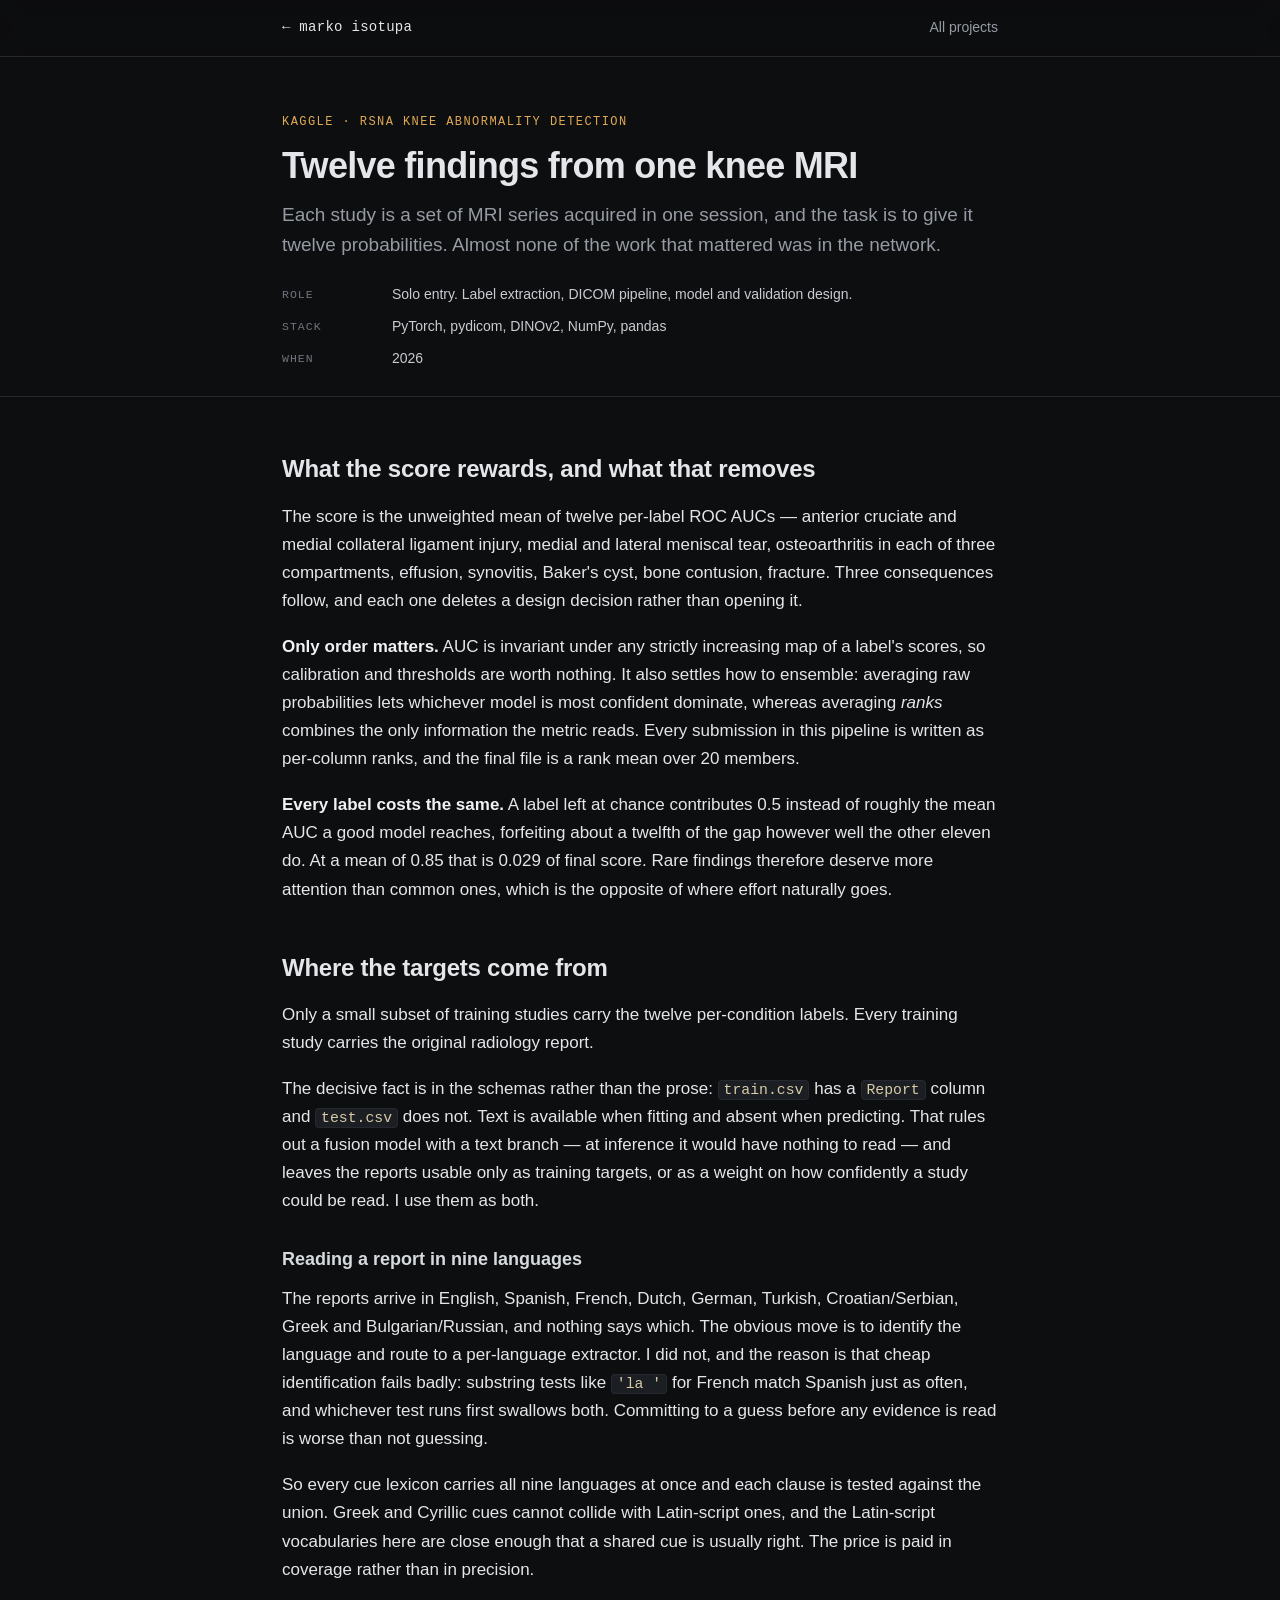
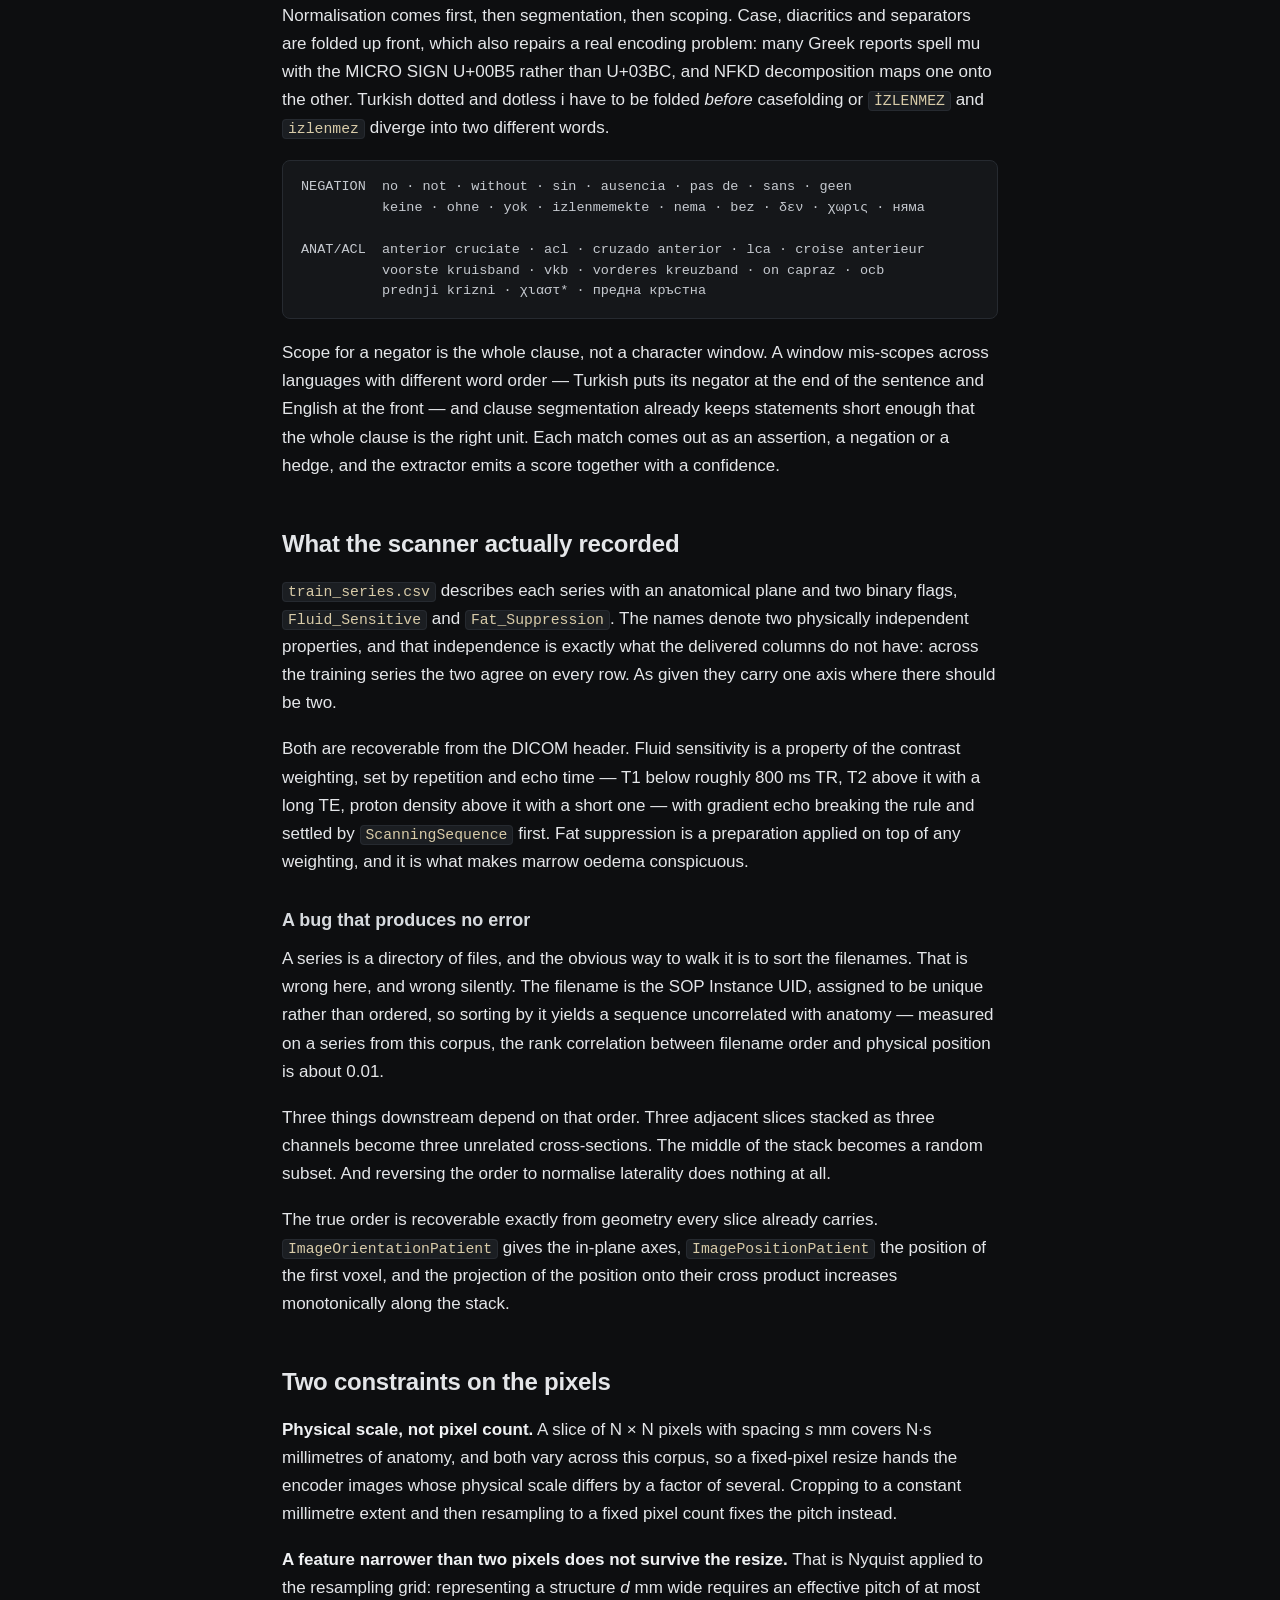
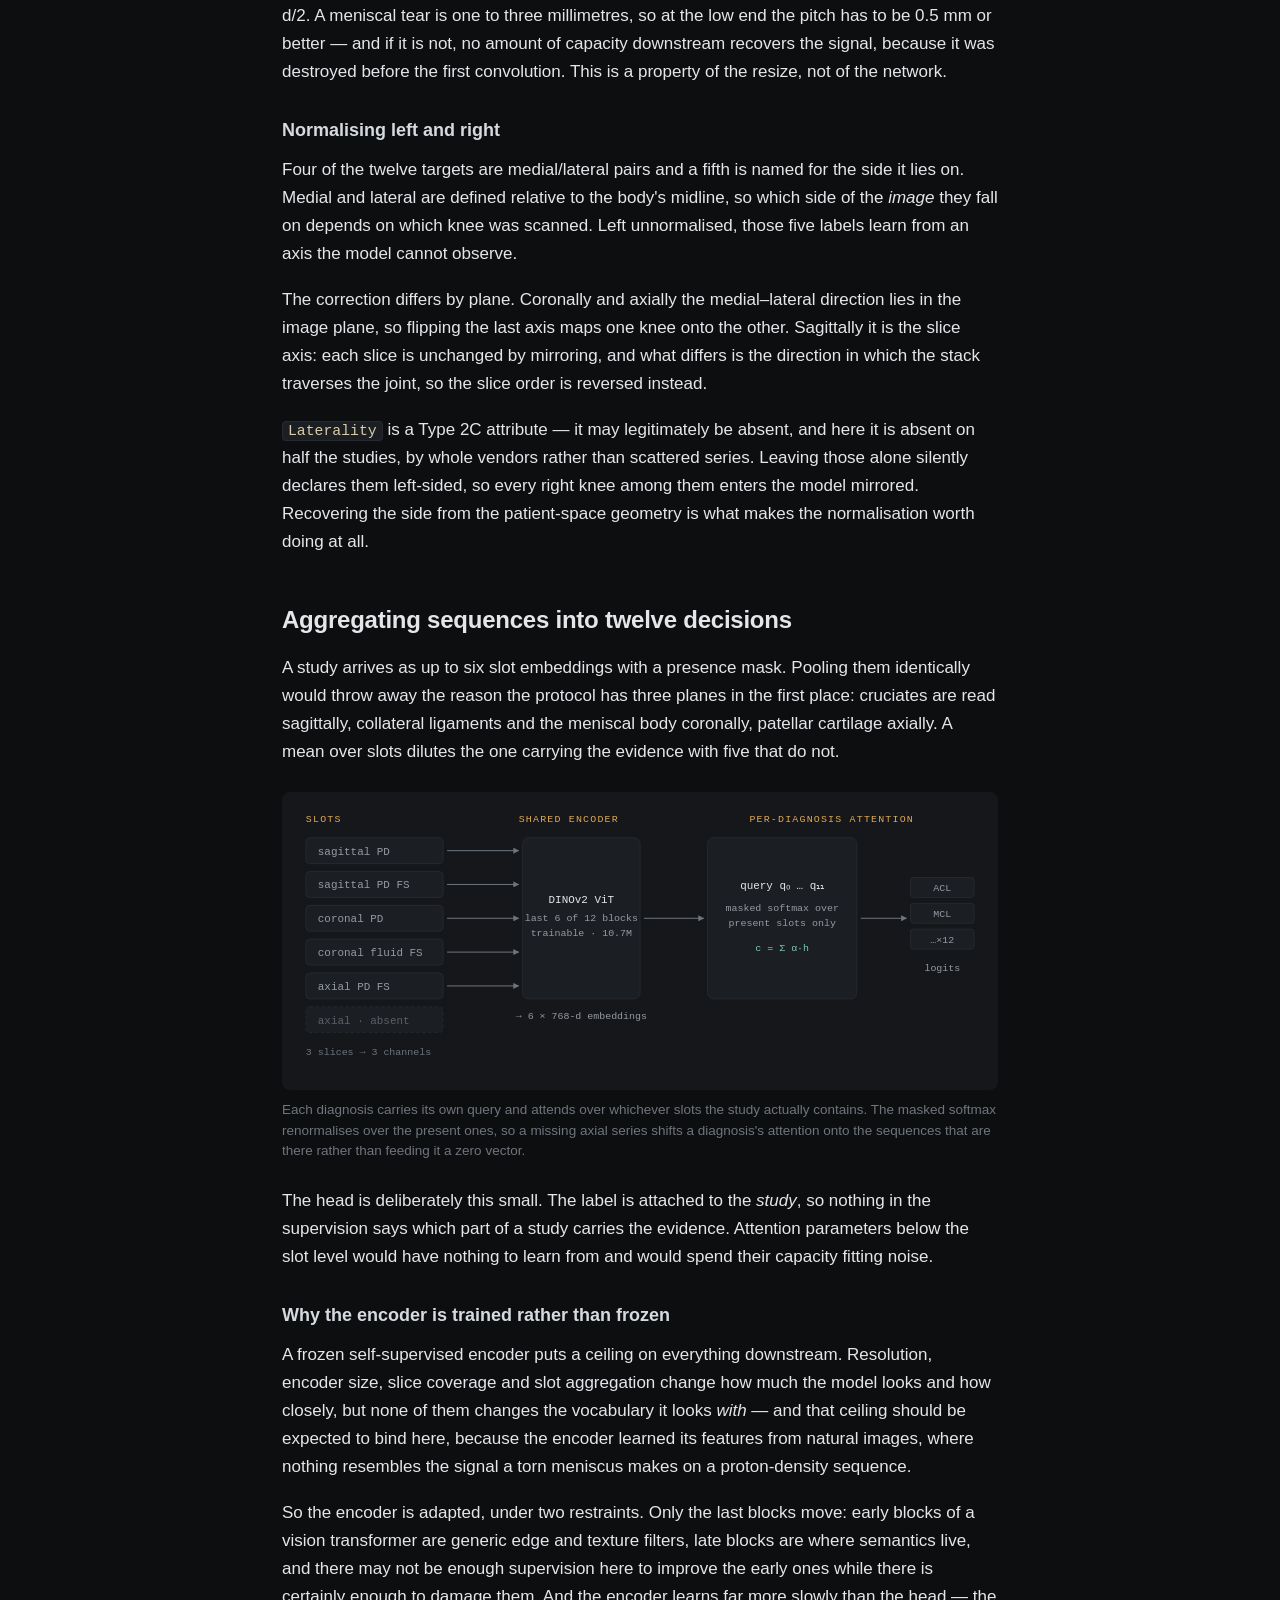
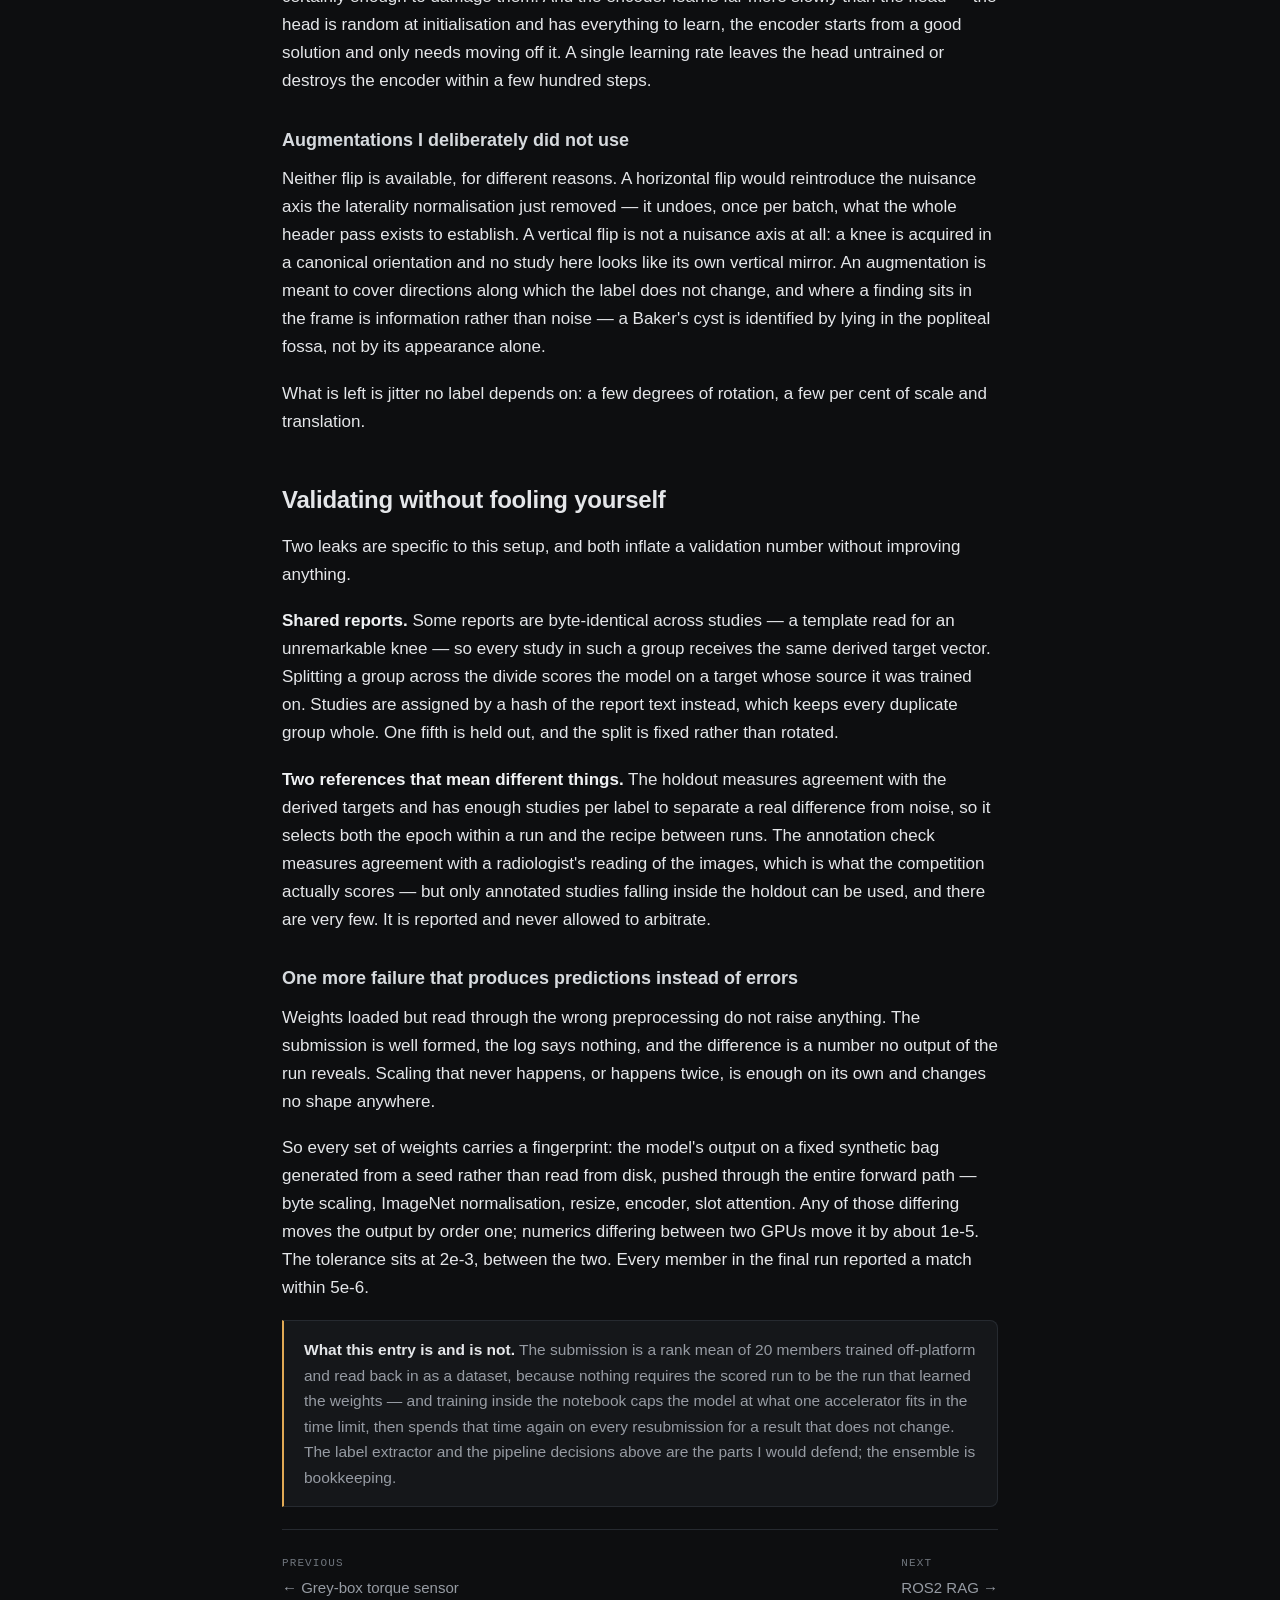
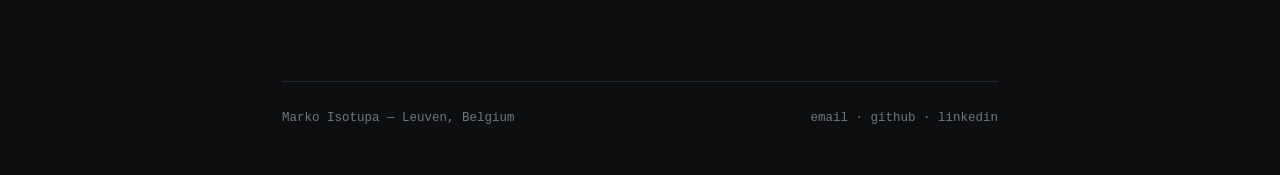
<file: projects/rsna-knee.html>
<!doctype html>
<html lang="en">
<head>
<meta charset="utf-8">
<meta name="viewport" content="width=device-width, initial-scale=1">
<title>Twelve findings from one knee MRI — Marko Isotupa</title>
<meta name="description" content="RSNA knee abnormality detection: deriving labels from nine-language radiology reports, recovering slice order from DICOM geometry, and per-diagnosis attention over MRI sequence slots.">
<link rel="stylesheet" href="../assets/css/site.css">
<link rel="icon" href="data:image/svg+xml,<svg xmlns='http://www.w3.org/2000/svg' viewBox='0 0 100 100'><text y='.9em' font-size='90'>◈</text></svg>">
</head>
<body>

<nav class="nav">
  <div class="wrap">
    <a class="home" href="../index.html">← marko&nbsp;isotupa</a>
    <div class="links"><a href="../index.html#projects">All projects</a></div>
  </div>
</nav>

<header class="art-head">
  <div class="wrap">
    <div class="kicker">Kaggle · RSNA Knee Abnormality Detection</div>
    <h1>Twelve findings from one knee MRI</h1>
    <p class="standfirst">Each study is a set of MRI series acquired in one session, and the
    task is to give it twelve probabilities. Almost none of the work that mattered was in the
    network.</p>
    <div class="meta">
      <div><div class="k">Role</div><div class="v">Solo entry. Label extraction, DICOM pipeline, model and validation design.</div></div>
      <div><div class="k">Stack</div><div class="v">PyTorch, pydicom, DINOv2, NumPy, pandas</div></div>
      <div><div class="k">When</div><div class="v">2026</div></div>
    </div>
  </div>
</header>

<article>
<div class="wrap">

<h2>What the score rewards, and what that removes</h2>

<p>The score is the unweighted mean of twelve per-label ROC AUCs — anterior cruciate and medial
collateral ligament injury, medial and lateral meniscal tear, osteoarthritis in each of three
compartments, effusion, synovitis, Baker's cyst, bone contusion, fracture. Three consequences
follow, and each one deletes a design decision rather than opening it.</p>

<p><strong>Only order matters.</strong> AUC is invariant under any strictly increasing map of
a label's scores, so calibration and thresholds are worth nothing. It also settles how to
ensemble: averaging raw probabilities lets whichever model is most confident dominate, whereas
averaging <em>ranks</em> combines the only information the metric reads. Every submission in
this pipeline is written as per-column ranks, and the final file is a rank mean over 20
members.</p>

<p><strong>Every label costs the same.</strong> A label left at chance contributes 0.5 instead
of roughly the mean AUC a good model reaches, forfeiting about a twelfth of the gap however
well the other eleven do. At a mean of 0.85 that is 0.029 of final score. Rare findings
therefore deserve more attention than common ones, which is the opposite of where effort
naturally goes.</p>

<h2>Where the targets come from</h2>

<p>Only a small subset of training studies carry the twelve per-condition labels. Every
training study carries the original radiology report.</p>

<p>The decisive fact is in the schemas rather than the prose: <code>train.csv</code> has a
<code>Report</code> column and <code>test.csv</code> does not. Text is available when fitting
and absent when predicting. That rules out a fusion model with a text branch — at inference it
would have nothing to read — and leaves the reports usable only as training targets, or as a
weight on how confidently a study could be read. I use them as both.</p>

<h3>Reading a report in nine languages</h3>

<p>The reports arrive in English, Spanish, French, Dutch, German, Turkish, Croatian/Serbian,
Greek and Bulgarian/Russian, and nothing says which. The obvious move is to identify the
language and route to a per-language extractor. I did not, and the reason is that cheap
identification fails badly: substring tests like <code>'la '</code> for French match Spanish
just as often, and whichever test runs first swallows both. Committing to a guess before any
evidence is read is worse than not guessing.</p>

<p>So every cue lexicon carries all nine languages at once and each clause is tested against
the union. Greek and Cyrillic cues cannot collide with Latin-script ones, and the Latin-script
vocabularies here are close enough that a shared cue is usually right. The price is paid in
coverage rather than in precision.</p>

<p>Normalisation comes first, then segmentation, then scoping. Case, diacritics and separators
are folded up front, which also repairs a real encoding problem: many Greek reports spell mu
with the MICRO SIGN U+00B5 rather than U+03BC, and NFKD decomposition maps one onto the other.
Turkish dotted and dotless i have to be folded <em>before</em> casefolding or
<code>İZLENMEZ</code> and <code>izlenmez</code> diverge into two different words.</p>

<pre><code>NEGATION  no · not · without · sin · ausencia · pas de · sans · geen
          keine · ohne · yok · izlenmemekte · nema · bez · δεν · χωρις · няма

ANAT/ACL  anterior cruciate · acl · cruzado anterior · lca · croise anterieur
          voorste kruisband · vkb · vorderes kreuzband · on capraz · ocb
          prednji krizni · χιαστ* · предна кръстна</code></pre>

<p>Scope for a negator is the whole clause, not a character window. A window mis-scopes across
languages with different word order — Turkish puts its negator at the end of the sentence and
English at the front — and clause segmentation already keeps statements short enough that the
whole clause is the right unit. Each match comes out as an assertion, a negation or a hedge,
and the extractor emits a score together with a confidence.</p>

<h2>What the scanner actually recorded</h2>

<p><code>train_series.csv</code> describes each series with an anatomical plane and two binary
flags, <code>Fluid_Sensitive</code> and <code>Fat_Suppression</code>. The names denote two
physically independent properties, and that independence is exactly what the delivered columns
do not have: across the training series the two agree on every row. As given they carry one
axis where there should be two.</p>

<p>Both are recoverable from the DICOM header. Fluid sensitivity is a property of the contrast
weighting, set by repetition and echo time — T1 below roughly 800 ms TR, T2 above it with a
long TE, proton density above it with a short one — with gradient echo breaking the rule and
settled by <code>ScanningSequence</code> first. Fat suppression is a preparation applied on top
of any weighting, and it is what makes marrow oedema conspicuous.</p>

<h3>A bug that produces no error</h3>

<p>A series is a directory of files, and the obvious way to walk it is to sort the filenames.
That is wrong here, and wrong silently. The filename is the SOP Instance UID, assigned to be
unique rather than ordered, so sorting by it yields a sequence uncorrelated with anatomy —
measured on a series from this corpus, the rank correlation between filename order and
physical position is about 0.01.</p>

<p>Three things downstream depend on that order. Three adjacent slices stacked as three
channels become three unrelated cross-sections. The middle of the stack becomes a random
subset. And reversing the order to normalise laterality does nothing at all.</p>

<p>The true order is recoverable exactly from geometry every slice already carries.
<code>ImageOrientationPatient</code> gives the in-plane axes, <code>ImagePositionPatient</code>
the position of the first voxel, and the projection of the position onto their cross product
increases monotonically along the stack.</p>

<h2>Two constraints on the pixels</h2>

<p><strong>Physical scale, not pixel count.</strong> A slice of N × N pixels with spacing
<em>s</em> mm covers N·s millimetres of anatomy, and both vary across this corpus, so a
fixed-pixel resize hands the encoder images whose physical scale differs by a factor of
several. Cropping to a constant millimetre extent and then resampling to a fixed pixel count
fixes the pitch instead.</p>

<p><strong>A feature narrower than two pixels does not survive the resize.</strong> That is
Nyquist applied to the resampling grid: representing a structure <em>d</em> mm wide requires an
effective pitch of at most d/2. A meniscal tear is one to three millimetres, so at the low end
the pitch has to be 0.5 mm or better — and if it is not, no amount of capacity downstream
recovers the signal, because it was destroyed before the first convolution. This is a property
of the resize, not of the network.</p>

<h3>Normalising left and right</h3>

<p>Four of the twelve targets are medial/lateral pairs and a fifth is named for the side it
lies on. Medial and lateral are defined relative to the body's midline, so which side of the
<em>image</em> they fall on depends on which knee was scanned. Left unnormalised, those five
labels learn from an axis the model cannot observe.</p>

<p>The correction differs by plane. Coronally and axially the medial–lateral direction lies in
the image plane, so flipping the last axis maps one knee onto the other. Sagittally it is the
slice axis: each slice is unchanged by mirroring, and what differs is the direction in which
the stack traverses the joint, so the slice order is reversed instead.</p>

<p><code>Laterality</code> is a Type 2C attribute — it may legitimately be absent, and here it
is absent on half the studies, by whole vendors rather than scattered series. Leaving those
alone silently declares them left-sided, so every right knee among them enters the model
mirrored. Recovering the side from the patient-space geometry is what makes the normalisation
worth doing at all.</p>

<h2>Aggregating sequences into twelve decisions</h2>

<p>A study arrives as up to six slot embeddings with a presence mask. Pooling them identically
would throw away the reason the protocol has three planes in the first place: cruciates are
read sagittally, collateral ligaments and the meniscal body coronally, patellar cartilage
axially. A mean over slots dilutes the one carrying the evidence with five that do not.</p>

<figure class="dark">
<svg viewBox="0 0 720 300" role="img" aria-label="Diagram: six sequence slots feed a shared encoder, producing slot embeddings; each of twelve diagnoses has its own query attending over the present slots through a masked softmax to a logit." xmlns="http://www.w3.org/2000/svg" style="width:100%;height:auto;display:block;background:#15171a;border-radius:8px">
  <defs>
    <marker id="a" viewBox="0 0 10 10" refX="9" refY="5" markerWidth="6" markerHeight="6" orient="auto"><path d="M0 0 10 5 0 10z" fill="#6f757d"/></marker>
  </defs>
  <g font-family="ui-monospace, Menlo, monospace" font-size="11" fill="#969ba3">
    <text x="24" y="30" fill="#e0a955" font-size="10" letter-spacing="1.2">SLOTS</text>
    <text x="238" y="30" fill="#e0a955" font-size="10" letter-spacing="1.2">SHARED ENCODER</text>
    <text x="470" y="30" fill="#e0a955" font-size="10" letter-spacing="1.2">PER-DIAGNOSIS ATTENTION</text>

    <g stroke="#262a30" fill="#1b1e22">
      <rect x="24" y="46" width="138" height="26" rx="4"/>
      <rect x="24" y="80" width="138" height="26" rx="4"/>
      <rect x="24" y="114" width="138" height="26" rx="4"/>
      <rect x="24" y="148" width="138" height="26" rx="4"/>
      <rect x="24" y="182" width="138" height="26" rx="4"/>
      <rect x="24" y="216" width="138" height="26" rx="4" stroke-dasharray="3 3"/>
    </g>
    <text x="36" y="63">sagittal PD</text>
    <text x="36" y="97">sagittal PD FS</text>
    <text x="36" y="131">coronal PD</text>
    <text x="36" y="165">coronal fluid FS</text>
    <text x="36" y="199">axial PD FS</text>
    <text x="36" y="233" fill="#5c6167">axial · absent</text>
    <text x="24" y="264" fill="#6f757d" font-size="10">3 slices → 3 channels</text>

    <g stroke="#6f757d" fill="none" marker-end="url(#a)">
      <path d="M166 59 H238"/><path d="M166 93 H238"/><path d="M166 127 H238"/>
      <path d="M166 161 H238"/><path d="M166 195 H238"/>
    </g>

    <rect x="242" y="46" width="118" height="162" rx="6" fill="#1b1e22" stroke="#262a30"/>
    <text x="301" y="112" text-anchor="middle" fill="#e4e6e9">DINOv2 ViT</text>
    <text x="301" y="130" text-anchor="middle" font-size="10">last 6 of 12 blocks</text>
    <text x="301" y="145" text-anchor="middle" font-size="10">trainable · 10.7M</text>
    <text x="301" y="228" text-anchor="middle" font-size="10">→ 6 × 768-d embeddings</text>

    <g stroke="#6f757d" fill="none" marker-end="url(#a)"><path d="M364 127 H424"/></g>

    <rect x="428" y="46" width="150" height="162" rx="6" fill="#1b1e22" stroke="#262a30"/>
    <text x="503" y="98" text-anchor="middle" fill="#e4e6e9">query q₀ … q₁₁</text>
    <text x="503" y="120" text-anchor="middle" font-size="10">masked softmax over</text>
    <text x="503" y="135" text-anchor="middle" font-size="10">present slots only</text>
    <text x="503" y="160" text-anchor="middle" font-size="10" fill="#7ec8b5">c = Σ α·h</text>

    <g stroke="#6f757d" fill="none" marker-end="url(#a)"><path d="M582 127 H628"/></g>

    <g stroke="#262a30" fill="#1b1e22">
      <rect x="632" y="86" width="64" height="20" rx="3"/>
      <rect x="632" y="112" width="64" height="20" rx="3"/>
      <rect x="632" y="138" width="64" height="20" rx="3"/>
    </g>
    <text x="664" y="100" text-anchor="middle" font-size="10">ACL</text>
    <text x="664" y="126" text-anchor="middle" font-size="10">MCL</text>
    <text x="664" y="152" text-anchor="middle" font-size="10">…×12</text>
    <text x="664" y="180" text-anchor="middle" font-size="10">logits</text>
  </g>
</svg>
<figcaption>Each diagnosis carries its own query and attends over whichever slots the study
actually contains. The masked softmax renormalises over the present ones, so a missing axial
series shifts a diagnosis's attention onto the sequences that are there rather than feeding it
a zero vector.</figcaption>
</figure>

<p>The head is deliberately this small. The label is attached to the <em>study</em>, so nothing
in the supervision says which part of a study carries the evidence. Attention parameters below
the slot level would have nothing to learn from and would spend their capacity fitting noise.</p>

<h3>Why the encoder is trained rather than frozen</h3>

<p>A frozen self-supervised encoder puts a ceiling on everything downstream. Resolution,
encoder size, slice coverage and slot aggregation change how much the model looks and how
closely, but none of them changes the vocabulary it looks <em>with</em> — and that ceiling
should be expected to bind here, because the encoder learned its features from natural images,
where nothing resembles the signal a torn meniscus makes on a proton-density sequence.</p>

<p>So the encoder is adapted, under two restraints. Only the last blocks move: early blocks of
a vision transformer are generic edge and texture filters, late blocks are where semantics live,
and there may not be enough supervision here to improve the early ones while there is certainly
enough to damage them. And the encoder learns far more slowly than the head — the head is
random at initialisation and has everything to learn, the encoder starts from a good solution
and only needs moving off it. A single learning rate leaves the head untrained or destroys the
encoder within a few hundred steps.</p>

<h3>Augmentations I deliberately did not use</h3>

<p>Neither flip is available, for different reasons. A horizontal flip would reintroduce the
nuisance axis the laterality normalisation just removed — it undoes, once per batch, what the
whole header pass exists to establish. A vertical flip is not a nuisance axis at all: a knee is
acquired in a canonical orientation and no study here looks like its own vertical mirror. An
augmentation is meant to cover directions along which the label does not change, and where a
finding sits in the frame is information rather than noise — a Baker's cyst is identified by
lying in the popliteal fossa, not by its appearance alone.</p>

<p>What is left is jitter no label depends on: a few degrees of rotation, a few per cent of
scale and translation.</p>

<h2>Validating without fooling yourself</h2>

<p>Two leaks are specific to this setup, and both inflate a validation number without improving
anything.</p>

<p><strong>Shared reports.</strong> Some reports are byte-identical across studies — a template
read for an unremarkable knee — so every study in such a group receives the same derived target
vector. Splitting a group across the divide scores the model on a target whose source it was
trained on. Studies are assigned by a hash of the report text instead, which keeps every
duplicate group whole. One fifth is held out, and the split is fixed rather than rotated.</p>

<p><strong>Two references that mean different things.</strong> The holdout measures agreement
with the derived targets and has enough studies per label to separate a real difference from
noise, so it selects both the epoch within a run and the recipe between runs. The annotation
check measures agreement with a radiologist's reading of the images, which is what the
competition actually scores — but only annotated studies falling inside the holdout can be
used, and there are very few. It is reported and never allowed to arbitrate.</p>

<h3>One more failure that produces predictions instead of errors</h3>

<p>Weights loaded but read through the wrong preprocessing do not raise anything. The
submission is well formed, the log says nothing, and the difference is a number no output of
the run reveals. Scaling that never happens, or happens twice, is enough on its own and changes
no shape anywhere.</p>

<p>So every set of weights carries a fingerprint: the model's output on a fixed synthetic bag
generated from a seed rather than read from disk, pushed through the entire forward path —
byte scaling, ImageNet normalisation, resize, encoder, slot attention. Any of those differing
moves the output by order one; numerics differing between two GPUs move it by about 1e-5. The
tolerance sits at 2e-3, between the two. Every member in the final run reported a match within
5e-6.</p>

<div class="note">
<p><strong>What this entry is and is not.</strong> The submission is a rank mean of 20 members
trained off-platform and read back in as a dataset, because nothing requires the scored run to
be the run that learned the weights — and training inside the notebook caps the model at what
one accelerator fits in the time limit, then spends that time again on every resubmission for a
result that does not change. The label extractor and the pipeline decisions above are the parts
I would defend; the ensemble is bookkeeping.</p>
</div>

<div class="pn">
  <a href="wahoo-torque.html"><span class="lbl">Previous</span>← Grey-box torque sensor</a>
  <a href="ros2-rag.html"><span class="lbl">Next</span>ROS2 RAG →</a>
</div>

</div>
</article>

<div class="wrap">
  <footer>
    <span>Marko Isotupa — Leuven, Belgium</span>
    <span><a href="mailto:marko.isotupa01@gmail.com">email</a> · <a href="https://github.com/isotupa">github</a> · <a href="https://linkedin.com/in/isotupa">linkedin</a></span>
  </footer>
</div>

</body>
</html>
</file>
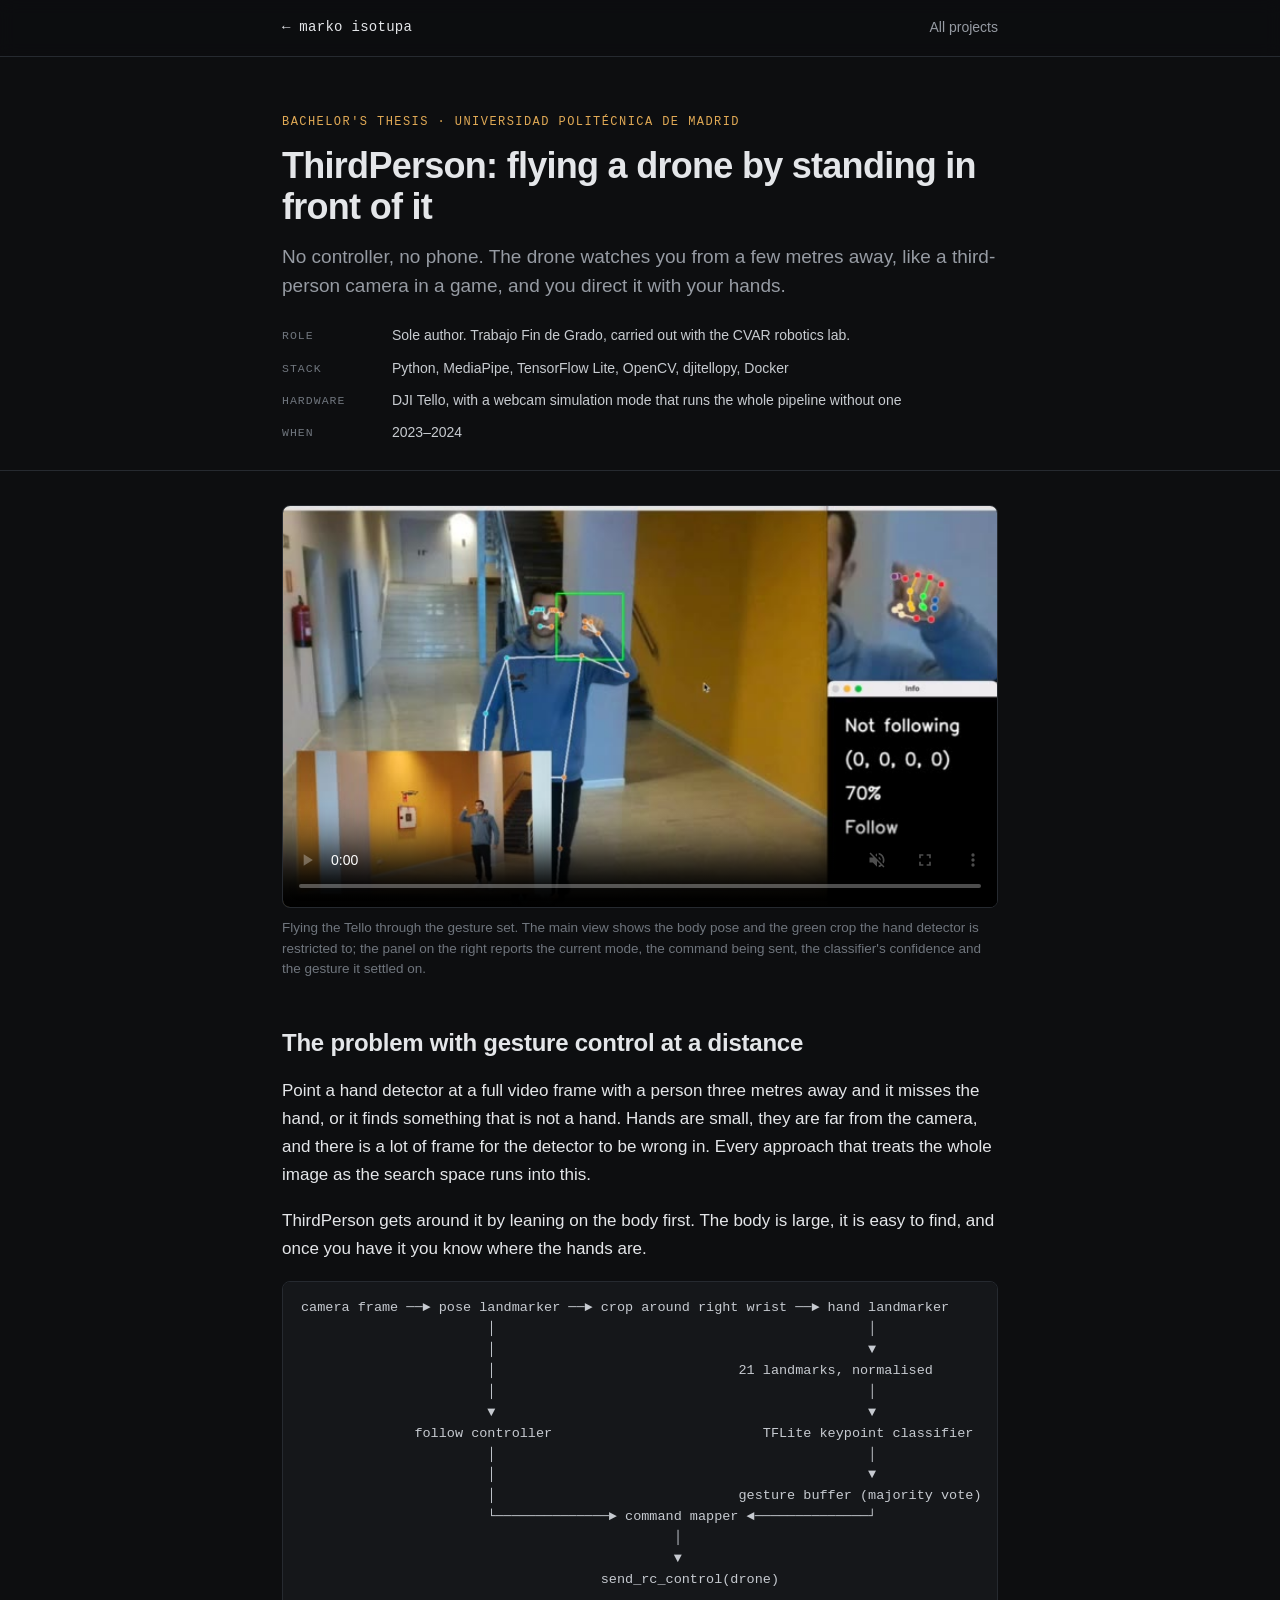
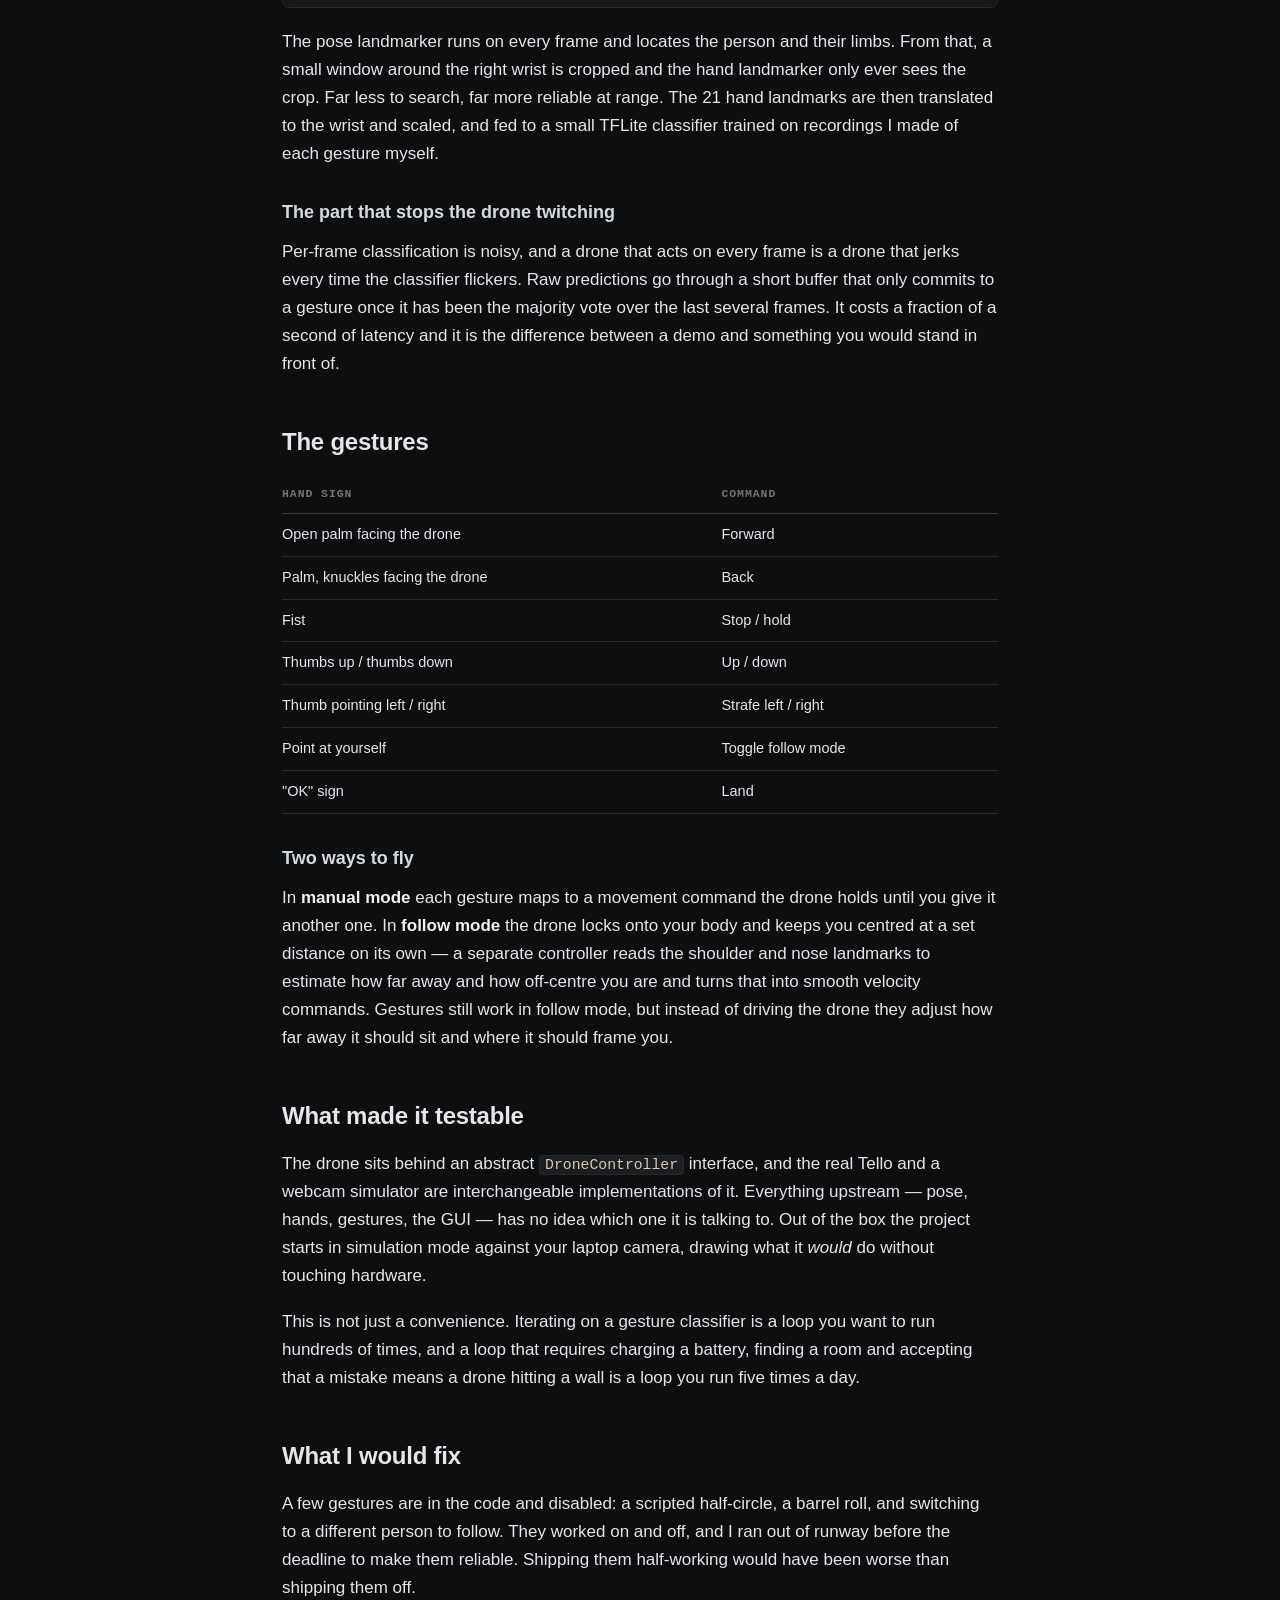
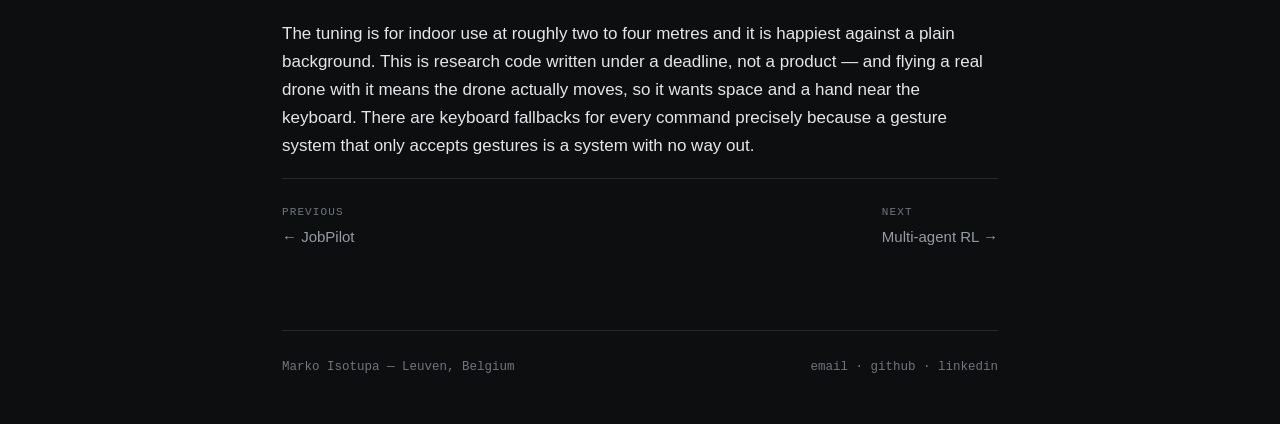
<file: projects/thirdperson.html>
<!doctype html>
<html lang="en">
<head>
<meta charset="utf-8">
<meta name="viewport" content="width=device-width, initial-scale=1">
<title>ThirdPerson — Marko Isotupa</title>
<meta name="description" content="Bachelor's thesis: controlling a DJI Tello drone with hand gestures, using body pose to find the hand before classifying it.">
<link rel="stylesheet" href="../assets/css/site.css">
<link rel="icon" href="data:image/svg+xml,<svg xmlns='http://www.w3.org/2000/svg' viewBox='0 0 100 100'><text y='.9em' font-size='90'>◈</text></svg>">
</head>
<body>

<nav class="nav">
  <div class="wrap">
    <a class="home" href="../index.html">← marko&nbsp;isotupa</a>
    <div class="links"><a href="../index.html#projects">All projects</a></div>
  </div>
</nav>

<header class="art-head">
  <div class="wrap">
    <div class="kicker">Bachelor's thesis · Universidad Politécnica de Madrid</div>
    <h1>ThirdPerson: flying a drone by standing in front of it</h1>
    <p class="standfirst">No controller, no phone. The drone watches you from a few metres
    away, like a third-person camera in a game, and you direct it with your hands.</p>
    <div class="meta">
      <div><div class="k">Role</div><div class="v">Sole author. Trabajo Fin de Grado, carried out with the CVAR robotics lab.</div></div>
      <div><div class="k">Stack</div><div class="v">Python, MediaPipe, TensorFlow Lite, OpenCV, djitellopy, Docker</div></div>
      <div><div class="k">Hardware</div><div class="v">DJI Tello, with a webcam simulation mode that runs the whole pipeline without one</div></div>
      <div><div class="k">When</div><div class="v">2023–2024</div></div>
    </div>
  </div>
</header>

<article>
<div class="wrap">

<figure class="dark">
  <video controls muted playsinline preload="metadata"
         poster="../assets/img/thirdperson-poster.jpg"
         src="../assets/video/thirdperson-demo.mp4"></video>
  <figcaption>Flying the Tello through the gesture set. The main view shows the body pose and
  the green crop the hand detector is restricted to; the panel on the right reports the current
  mode, the command being sent, the classifier's confidence and the gesture it settled on.</figcaption>
</figure>

<h2>The problem with gesture control at a distance</h2>

<p>Point a hand detector at a full video frame with a person three metres away and it misses
the hand, or it finds something that is not a hand. Hands are small, they are far from the
camera, and there is a lot of frame for the detector to be wrong in. Every approach that treats
the whole image as the search space runs into this.</p>

<p>ThirdPerson gets around it by leaning on the body first. The body is large, it is easy to
find, and once you have it you know where the hands are.</p>

<pre><code>camera frame ──► pose landmarker ──► crop around right wrist ──► hand landmarker
                       │                                              │
                       │                                              ▼
                       │                              21 landmarks, normalised
                       │                                              │
                       ▼                                              ▼
              follow controller                          TFLite keypoint classifier
                       │                                              │
                       │                                              ▼
                       │                              gesture buffer (majority vote)
                       └──────────────► command mapper ◄──────────────┘
                                              │
                                              ▼
                                     send_rc_control(drone)</code></pre>

<p>The pose landmarker runs on every frame and locates the person and their limbs. From that,
a small window around the right wrist is cropped and the hand landmarker only ever sees the
crop. Far less to search, far more reliable at range. The 21 hand landmarks are then translated
to the wrist and scaled, and fed to a small TFLite classifier trained on recordings I made of
each gesture myself.</p>

<h3>The part that stops the drone twitching</h3>

<p>Per-frame classification is noisy, and a drone that acts on every frame is a drone that
jerks every time the classifier flickers. Raw predictions go through a short buffer that only
commits to a gesture once it has been the majority vote over the last several frames. It costs
a fraction of a second of latency and it is the difference between a demo and something you
would stand in front of.</p>

<h2>The gestures</h2>

<div class="tw">
<table>
<thead><tr><th>Hand sign</th><th>Command</th></tr></thead>
<tbody>
<tr><td>Open palm facing the drone</td><td>Forward</td></tr>
<tr><td>Palm, knuckles facing the drone</td><td>Back</td></tr>
<tr><td>Fist</td><td>Stop / hold</td></tr>
<tr><td>Thumbs up / thumbs down</td><td>Up / down</td></tr>
<tr><td>Thumb pointing left / right</td><td>Strafe left / right</td></tr>
<tr><td>Point at yourself</td><td>Toggle follow mode</td></tr>
<tr><td>"OK" sign</td><td>Land</td></tr>
</tbody>
</table>
</div>

<h3>Two ways to fly</h3>

<p>In <strong>manual mode</strong> each gesture maps to a movement command the drone holds until
you give it another one. In <strong>follow mode</strong> the drone locks onto your body and keeps
you centred at a set distance on its own — a separate controller reads the shoulder and nose
landmarks to estimate how far away and how off-centre you are and turns that into smooth
velocity commands. Gestures still work in follow mode, but instead of driving the drone they
adjust how far away it should sit and where it should frame you.</p>

<h2>What made it testable</h2>

<p>The drone sits behind an abstract <code>DroneController</code> interface, and the real Tello
and a webcam simulator are interchangeable implementations of it. Everything upstream — pose,
hands, gestures, the GUI — has no idea which one it is talking to. Out of the box the project
starts in simulation mode against your laptop camera, drawing what it <em>would</em> do without
touching hardware.</p>

<p>This is not just a convenience. Iterating on a gesture classifier is a loop you want to run
hundreds of times, and a loop that requires charging a battery, finding a room and accepting
that a mistake means a drone hitting a wall is a loop you run five times a day.</p>

<h2>What I would fix</h2>

<p>A few gestures are in the code and disabled: a scripted half-circle, a barrel roll, and
switching to a different person to follow. They worked on and off, and I ran out of runway
before the deadline to make them reliable. Shipping them half-working would have been worse
than shipping them off.</p>

<p>The tuning is for indoor use at roughly two to four metres and it is happiest against a
plain background. This is research code written under a deadline, not a product — and flying a
real drone with it means the drone actually moves, so it wants space and a hand near the
keyboard. There are keyboard fallbacks for every command precisely because a gesture system
that only accepts gestures is a system with no way out.</p>

<div class="pn">
  <a href="jobpilot.html"><span class="lbl">Previous</span>← JobPilot</a>
  <a href="kaz-marl.html"><span class="lbl">Next</span>Multi-agent RL →</a>
</div>

</div>
</article>

<div class="wrap">
  <footer>
    <span>Marko Isotupa — Leuven, Belgium</span>
    <span><a href="mailto:marko.isotupa01@gmail.com">email</a> · <a href="https://github.com/isotupa">github</a> · <a href="https://linkedin.com/in/isotupa">linkedin</a></span>
  </footer>
</div>

</body>
</html>
</file>
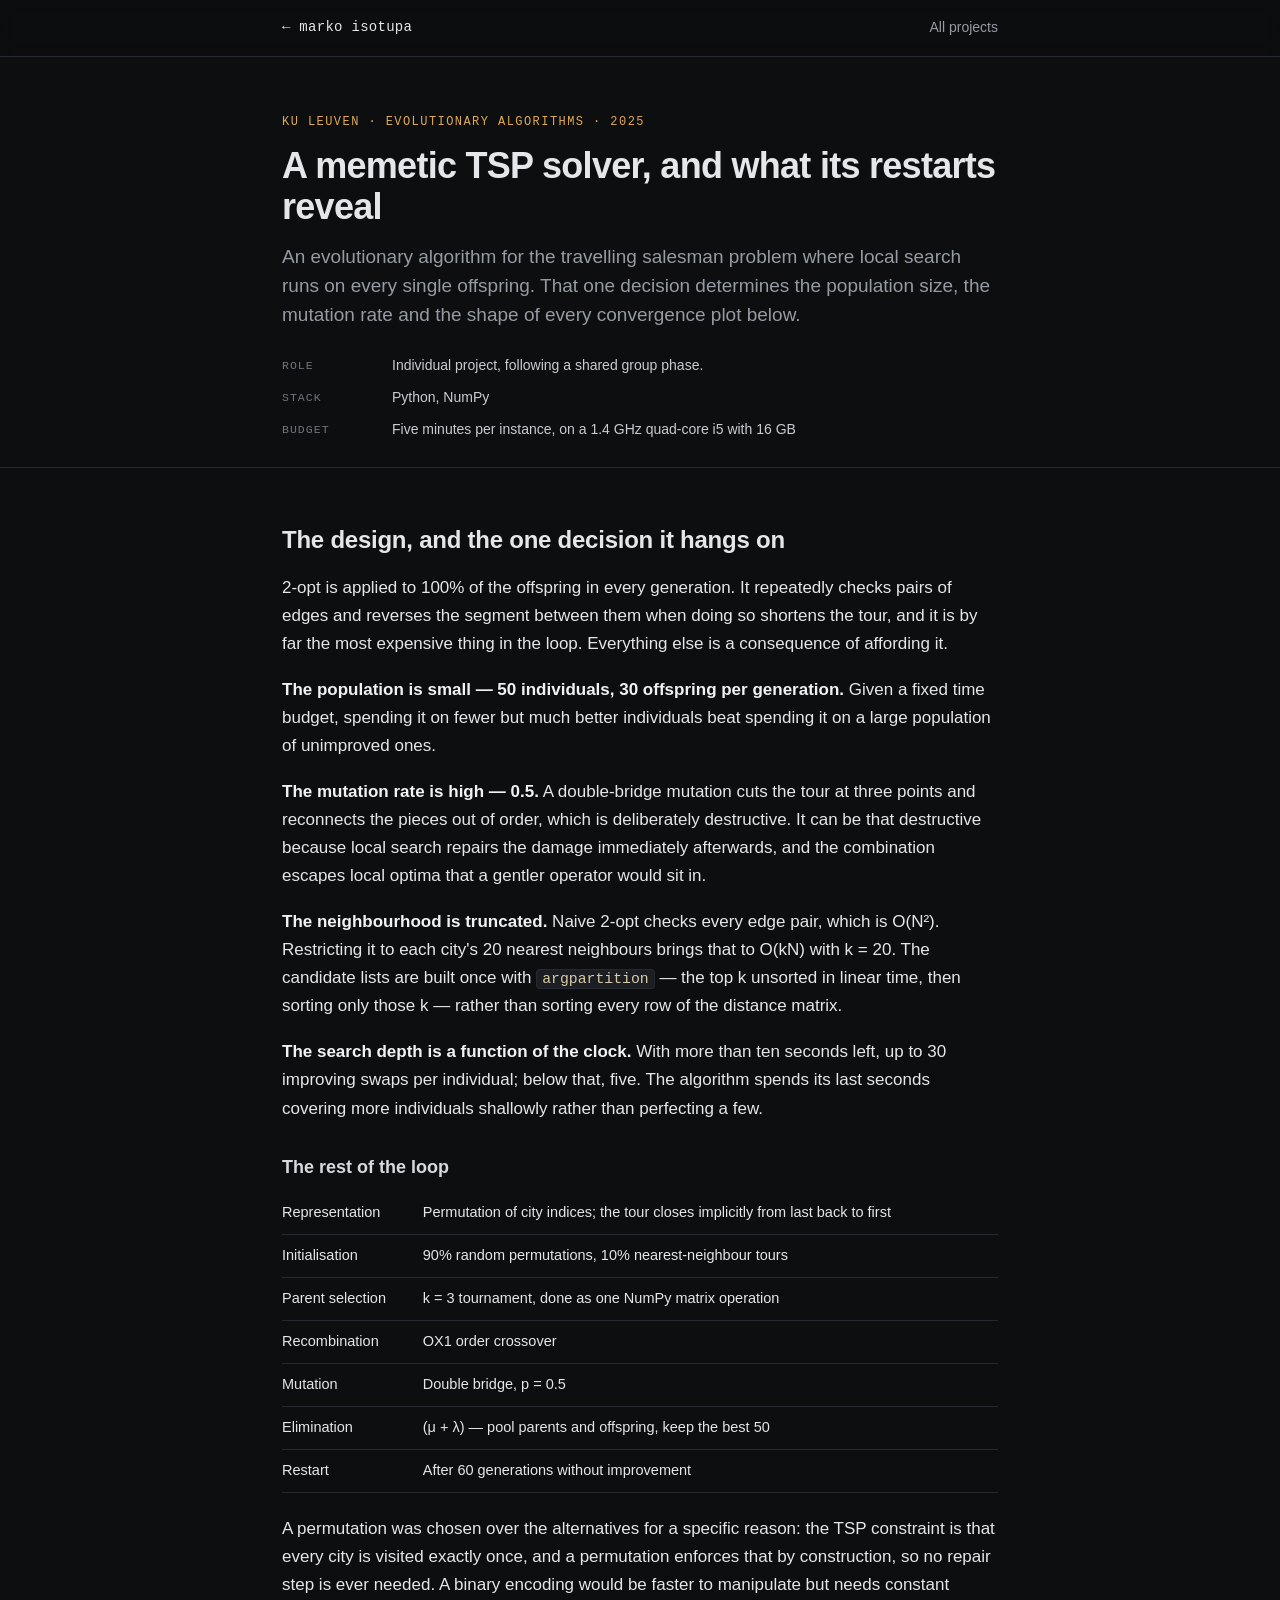
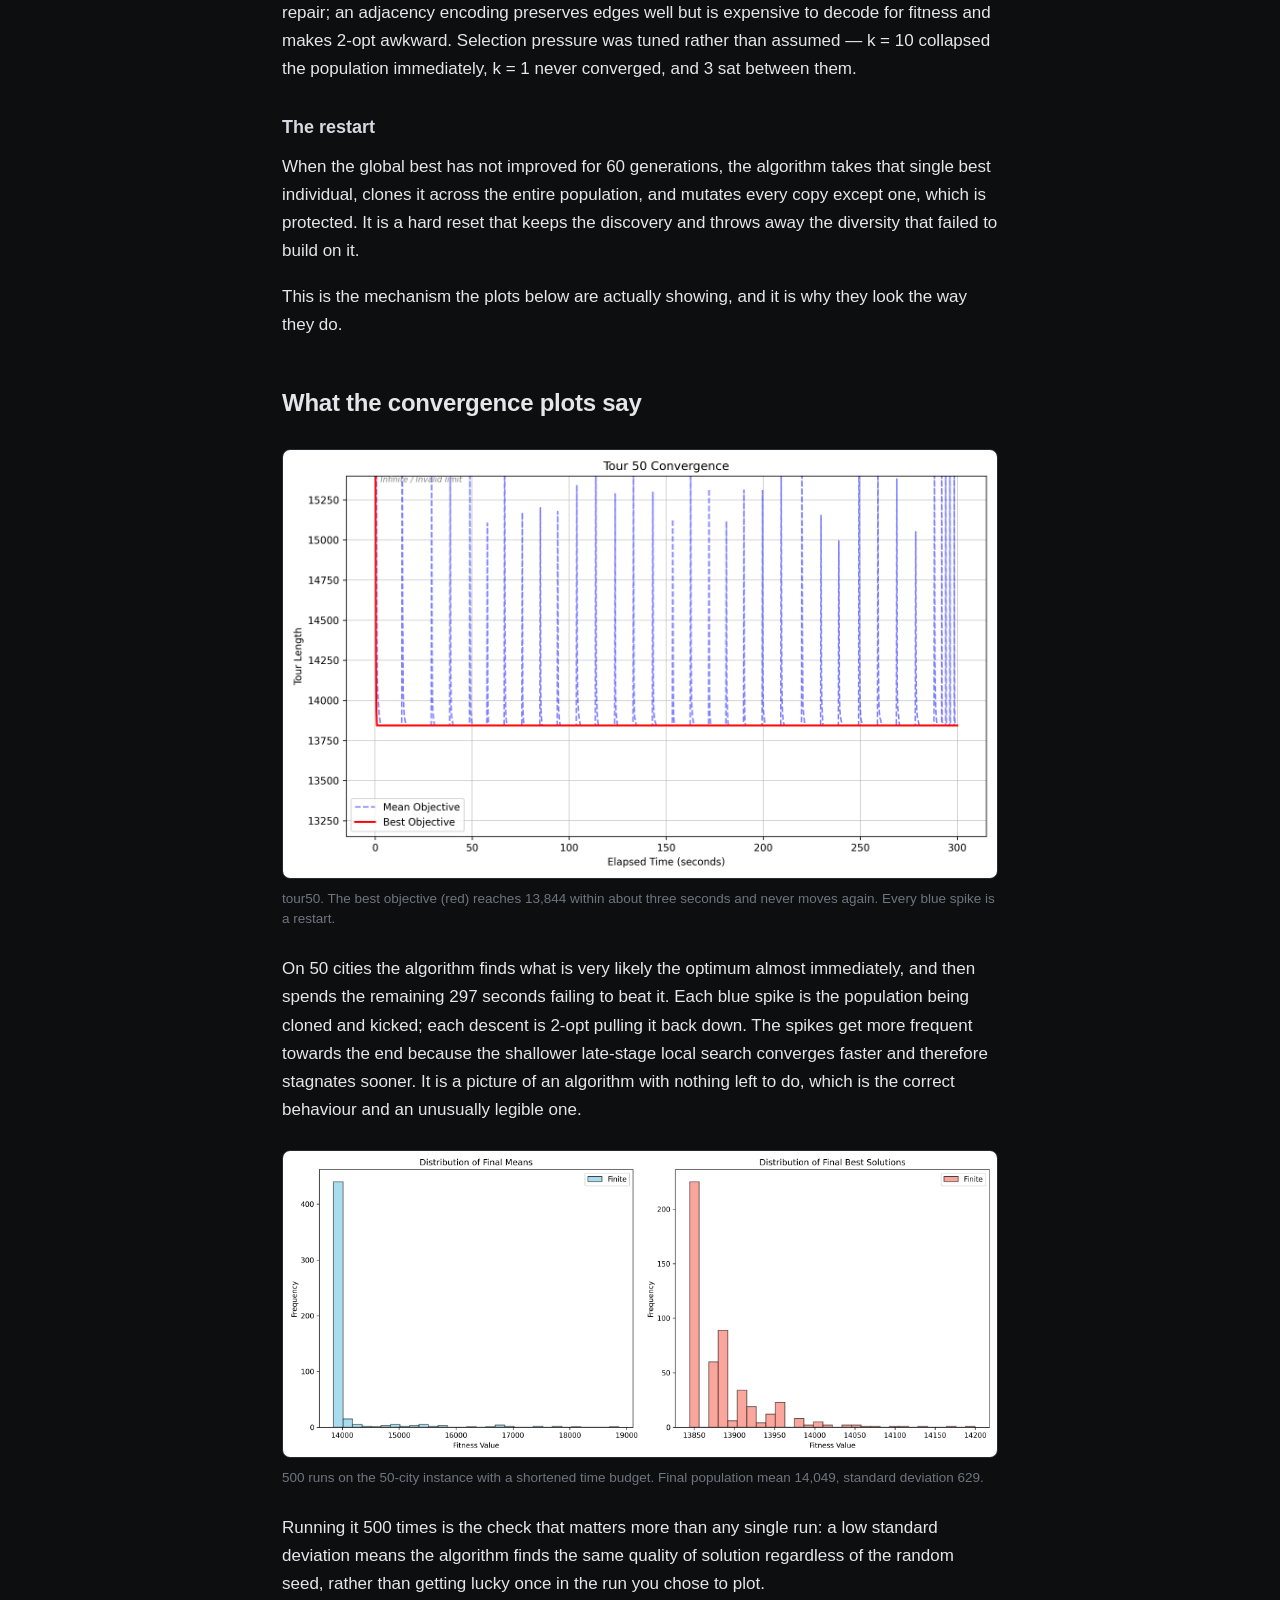
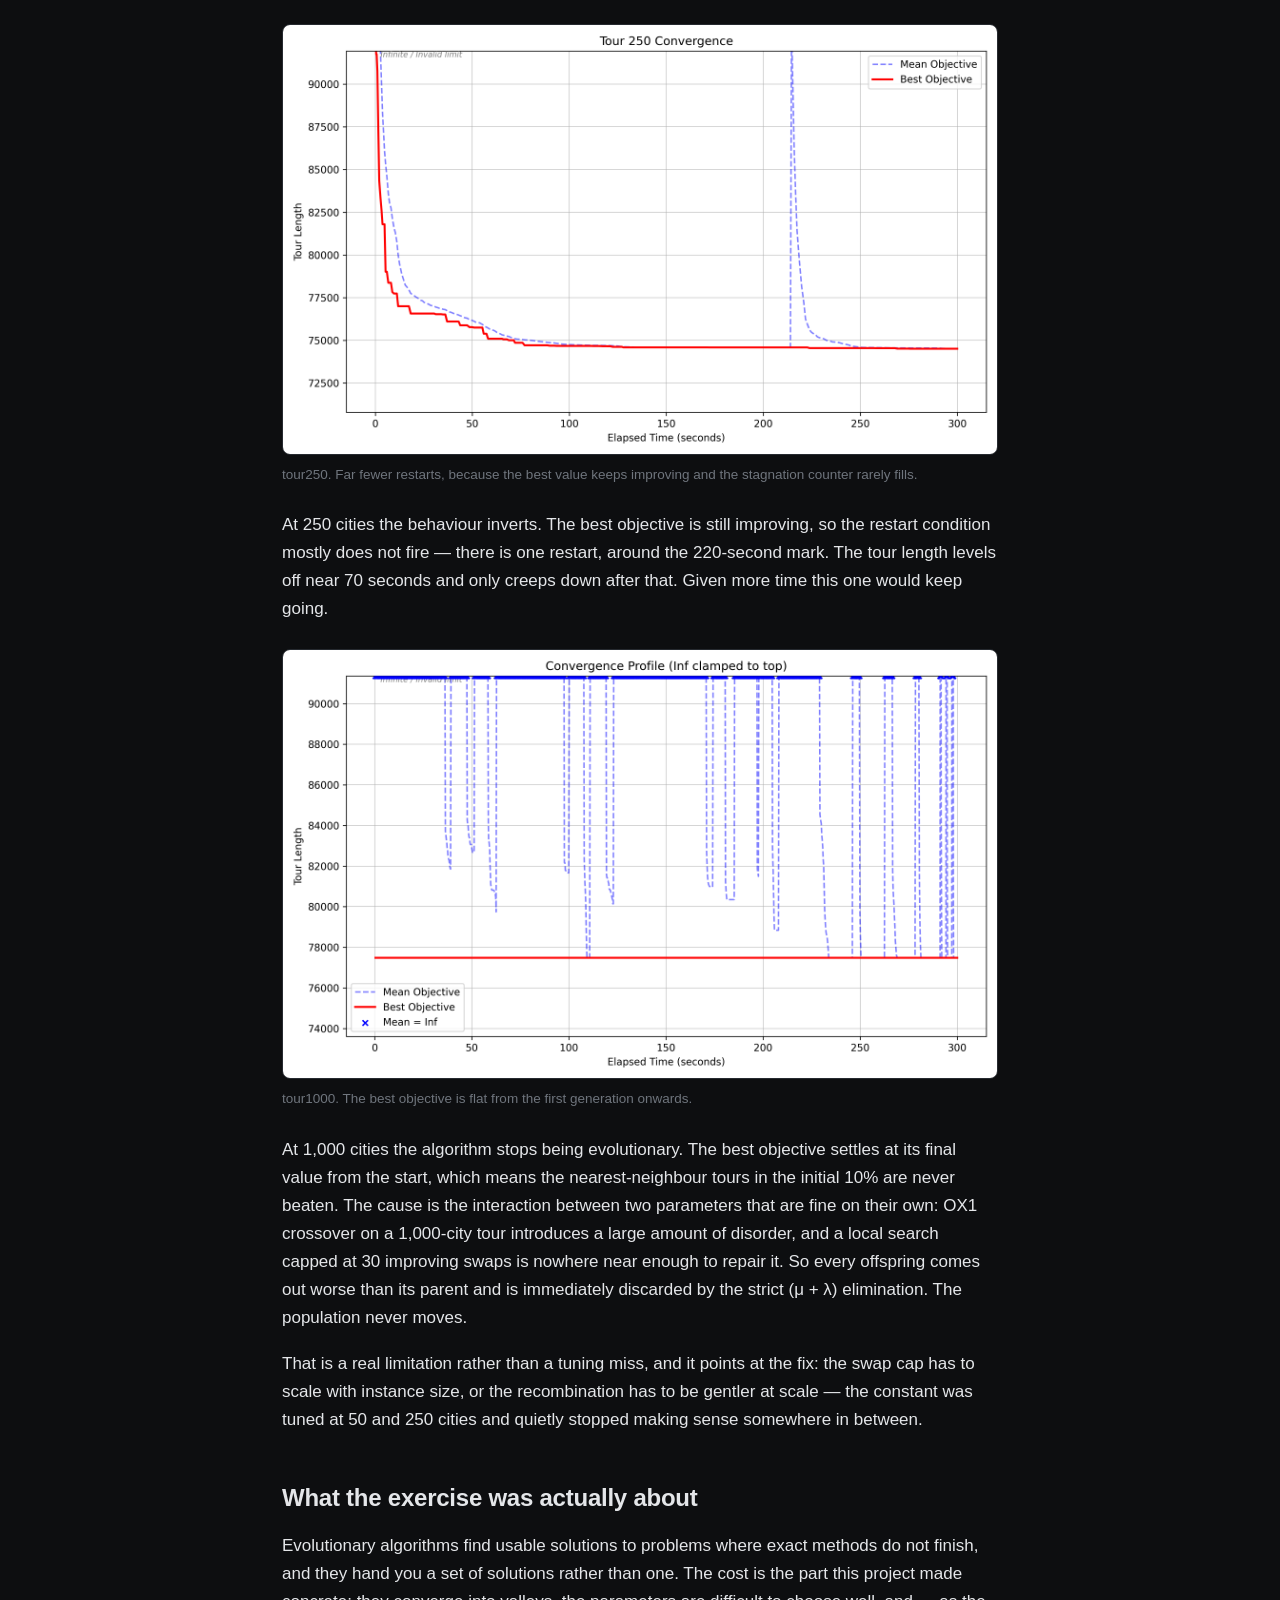
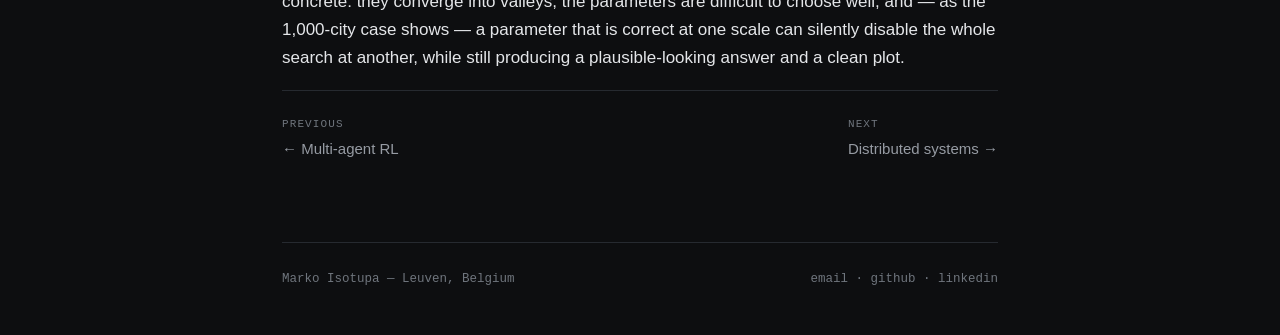
<file: projects/tsp-evolutionary.html>
<!doctype html>
<html lang="en">
<head>
<meta charset="utf-8">
<meta name="viewport" content="width=device-width, initial-scale=1">
<title>A memetic TSP solver — Marko Isotupa</title>
<meta name="description" content="An evolutionary algorithm for the travelling salesman problem: 2-opt on every offspring, a small population, and a restart that rebuilds the population from the best individual.">
<link rel="stylesheet" href="../assets/css/site.css">
<link rel="icon" href="data:image/svg+xml,<svg xmlns='http://www.w3.org/2000/svg' viewBox='0 0 100 100'><text y='.9em' font-size='90'>◈</text></svg>">
</head>
<body>

<nav class="nav">
  <div class="wrap">
    <a class="home" href="../index.html">← marko&nbsp;isotupa</a>
    <div class="links"><a href="../index.html#projects">All projects</a></div>
  </div>
</nav>

<header class="art-head">
  <div class="wrap">
    <div class="kicker">KU Leuven · Evolutionary Algorithms · 2025</div>
    <h1>A memetic TSP solver, and what its restarts reveal</h1>
    <p class="standfirst">An evolutionary algorithm for the travelling salesman problem where
    local search runs on every single offspring. That one decision determines the population
    size, the mutation rate and the shape of every convergence plot below.</p>
    <div class="meta">
      <div><div class="k">Role</div><div class="v">Individual project, following a shared group phase.</div></div>
      <div><div class="k">Stack</div><div class="v">Python, NumPy</div></div>
      <div><div class="k">Budget</div><div class="v">Five minutes per instance, on a 1.4 GHz quad-core i5 with 16 GB</div></div>
    </div>
  </div>
</header>

<article>
<div class="wrap">

<h2>The design, and the one decision it hangs on</h2>

<p>2-opt is applied to 100% of the offspring in every generation. It repeatedly checks pairs of
edges and reverses the segment between them when doing so shortens the tour, and it is by far
the most expensive thing in the loop. Everything else is a consequence of affording it.</p>

<p><strong>The population is small — 50 individuals, 30 offspring per generation.</strong> Given
a fixed time budget, spending it on fewer but much better individuals beat spending it on a
large population of unimproved ones.</p>

<p><strong>The mutation rate is high — 0.5.</strong> A double-bridge mutation cuts the tour at
three points and reconnects the pieces out of order, which is deliberately destructive. It can
be that destructive because local search repairs the damage immediately afterwards, and the
combination escapes local optima that a gentler operator would sit in.</p>

<p><strong>The neighbourhood is truncated.</strong> Naive 2-opt checks every edge pair, which is
O(N²). Restricting it to each city's 20 nearest neighbours brings that to O(kN) with k = 20. The
candidate lists are built once with <code>argpartition</code> — the top k unsorted in linear
time, then sorting only those k — rather than sorting every row of the distance matrix.</p>

<p><strong>The search depth is a function of the clock.</strong> With more than ten seconds
left, up to 30 improving swaps per individual; below that, five. The algorithm spends its last
seconds covering more individuals shallowly rather than perfecting a few.</p>

<h3>The rest of the loop</h3>

<div class="tw">
<table>
<tbody>
<tr><td>Representation</td><td>Permutation of city indices; the tour closes implicitly from last back to first</td></tr>
<tr><td>Initialisation</td><td>90% random permutations, 10% nearest-neighbour tours</td></tr>
<tr><td>Parent selection</td><td>k = 3 tournament, done as one NumPy matrix operation</td></tr>
<tr><td>Recombination</td><td>OX1 order crossover</td></tr>
<tr><td>Mutation</td><td>Double bridge, p = 0.5</td></tr>
<tr><td>Elimination</td><td>(μ + λ) — pool parents and offspring, keep the best 50</td></tr>
<tr><td>Restart</td><td>After 60 generations without improvement</td></tr>
</tbody>
</table>
</div>

<p>A permutation was chosen over the alternatives for a specific reason: the TSP constraint is
that every city is visited exactly once, and a permutation enforces that by construction, so no
repair step is ever needed. A binary encoding would be faster to manipulate but needs constant
repair; an adjacency encoding preserves edges well but is expensive to decode for fitness and
makes 2-opt awkward. Selection pressure was tuned rather than assumed — k = 10 collapsed the
population immediately, k = 1 never converged, and 3 sat between them.</p>

<h3>The restart</h3>

<p>When the global best has not improved for 60 generations, the algorithm takes that single
best individual, clones it across the entire population, and mutates every copy except one,
which is protected. It is a hard reset that keeps the discovery and throws away the diversity
that failed to build on it.</p>

<p>This is the mechanism the plots below are actually showing, and it is why they look the way
they do.</p>

<h2>What the convergence plots say</h2>

<figure>
  <img src="../assets/img/ea/t50.png" alt="Convergence plot for a 50-city instance: the best tour length drops immediately to a flat line while the mean objective spikes repeatedly.">
  <figcaption>tour50. The best objective (red) reaches 13,844 within about three seconds and
  never moves again. Every blue spike is a restart.</figcaption>
</figure>

<p>On 50 cities the algorithm finds what is very likely the optimum almost immediately, and
then spends the remaining 297 seconds failing to beat it. Each blue spike is the population
being cloned and kicked; each descent is 2-opt pulling it back down. The spikes get more
frequent towards the end because the shallower late-stage local search converges faster and
therefore stagnates sooner. It is a picture of an algorithm with nothing left to do, which is
the correct behaviour and an unusually legible one.</p>

<figure>
  <img src="../assets/img/ea/histogram_with_failures.png" alt="Histogram of final tour lengths over 500 runs of the algorithm on the 50-city instance.">
  <figcaption>500 runs on the 50-city instance with a shortened time budget. Final population
  mean 14,049, standard deviation 629.</figcaption>
</figure>

<p>Running it 500 times is the check that matters more than any single run: a low standard
deviation means the algorithm finds the same quality of solution regardless of the random seed,
rather than getting lucky once in the run you chose to plot.</p>

<figure>
  <img src="../assets/img/ea/t250.png" alt="Convergence plot for a 250-city instance showing far fewer restarts and a gradual decline in the best objective.">
  <figcaption>tour250. Far fewer restarts, because the best value keeps improving and the
  stagnation counter rarely fills.</figcaption>
</figure>

<p>At 250 cities the behaviour inverts. The best objective is still improving, so the restart
condition mostly does not fire — there is one restart, around the 220-second mark. The tour
length levels off near 70 seconds and only creeps down after that. Given more time this one
would keep going.</p>

<figure>
  <img src="../assets/img/ea/t1000.png" alt="Convergence plot for a 1000-city instance where the best objective is flat from the very beginning.">
  <figcaption>tour1000. The best objective is flat from the first generation onwards.</figcaption>
</figure>

<p>At 1,000 cities the algorithm stops being evolutionary. The best objective settles at its
final value from the start, which means the nearest-neighbour tours in the initial 10% are never
beaten. The cause is the interaction between two parameters that are fine on their own: OX1
crossover on a 1,000-city tour introduces a large amount of disorder, and a local search capped
at 30 improving swaps is nowhere near enough to repair it. So every offspring comes out worse
than its parent and is immediately discarded by the strict (μ + λ) elimination. The population
never moves.</p>

<p>That is a real limitation rather than a tuning miss, and it points at the fix: the swap cap
has to scale with instance size, or the recombination has to be gentler at scale — the constant
was tuned at 50 and 250 cities and quietly stopped making sense somewhere in between.</p>

<h2>What the exercise was actually about</h2>

<p>Evolutionary algorithms find usable solutions to problems where exact methods do not finish,
and they hand you a set of solutions rather than one. The cost is the part this project made
concrete: they converge into valleys, the parameters are difficult to choose well, and — as the
1,000-city case shows — a parameter that is correct at one scale can silently disable the whole
search at another, while still producing a plausible-looking answer and a clean plot.</p>

<div class="pn">
  <a href="kaz-marl.html"><span class="lbl">Previous</span>← Multi-agent RL</a>
  <a href="distributed-cinema.html"><span class="lbl">Next</span>Distributed systems →</a>
</div>

</div>
</article>

<div class="wrap">
  <footer>
    <span>Marko Isotupa — Leuven, Belgium</span>
    <span><a href="mailto:marko.isotupa01@gmail.com">email</a> · <a href="https://github.com/isotupa">github</a> · <a href="https://linkedin.com/in/isotupa">linkedin</a></span>
  </footer>
</div>

</body>
</html>
</file>
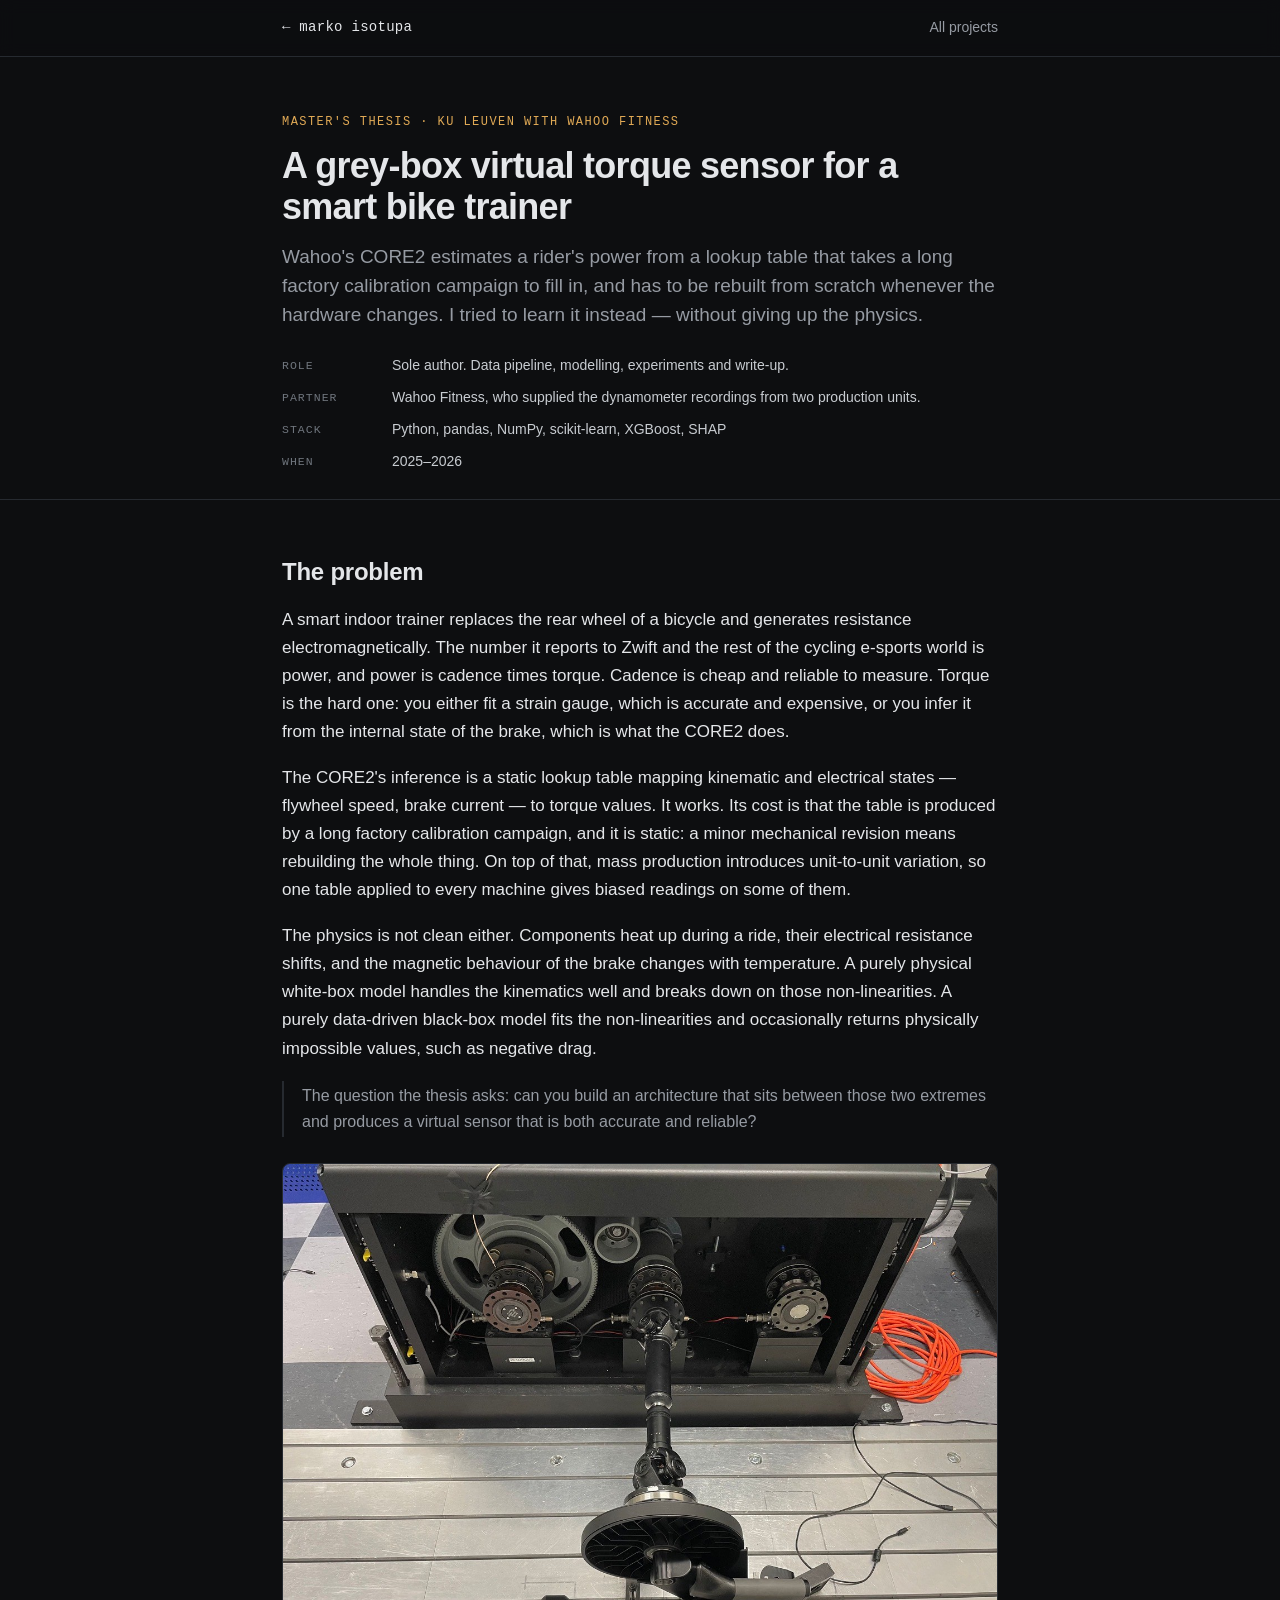
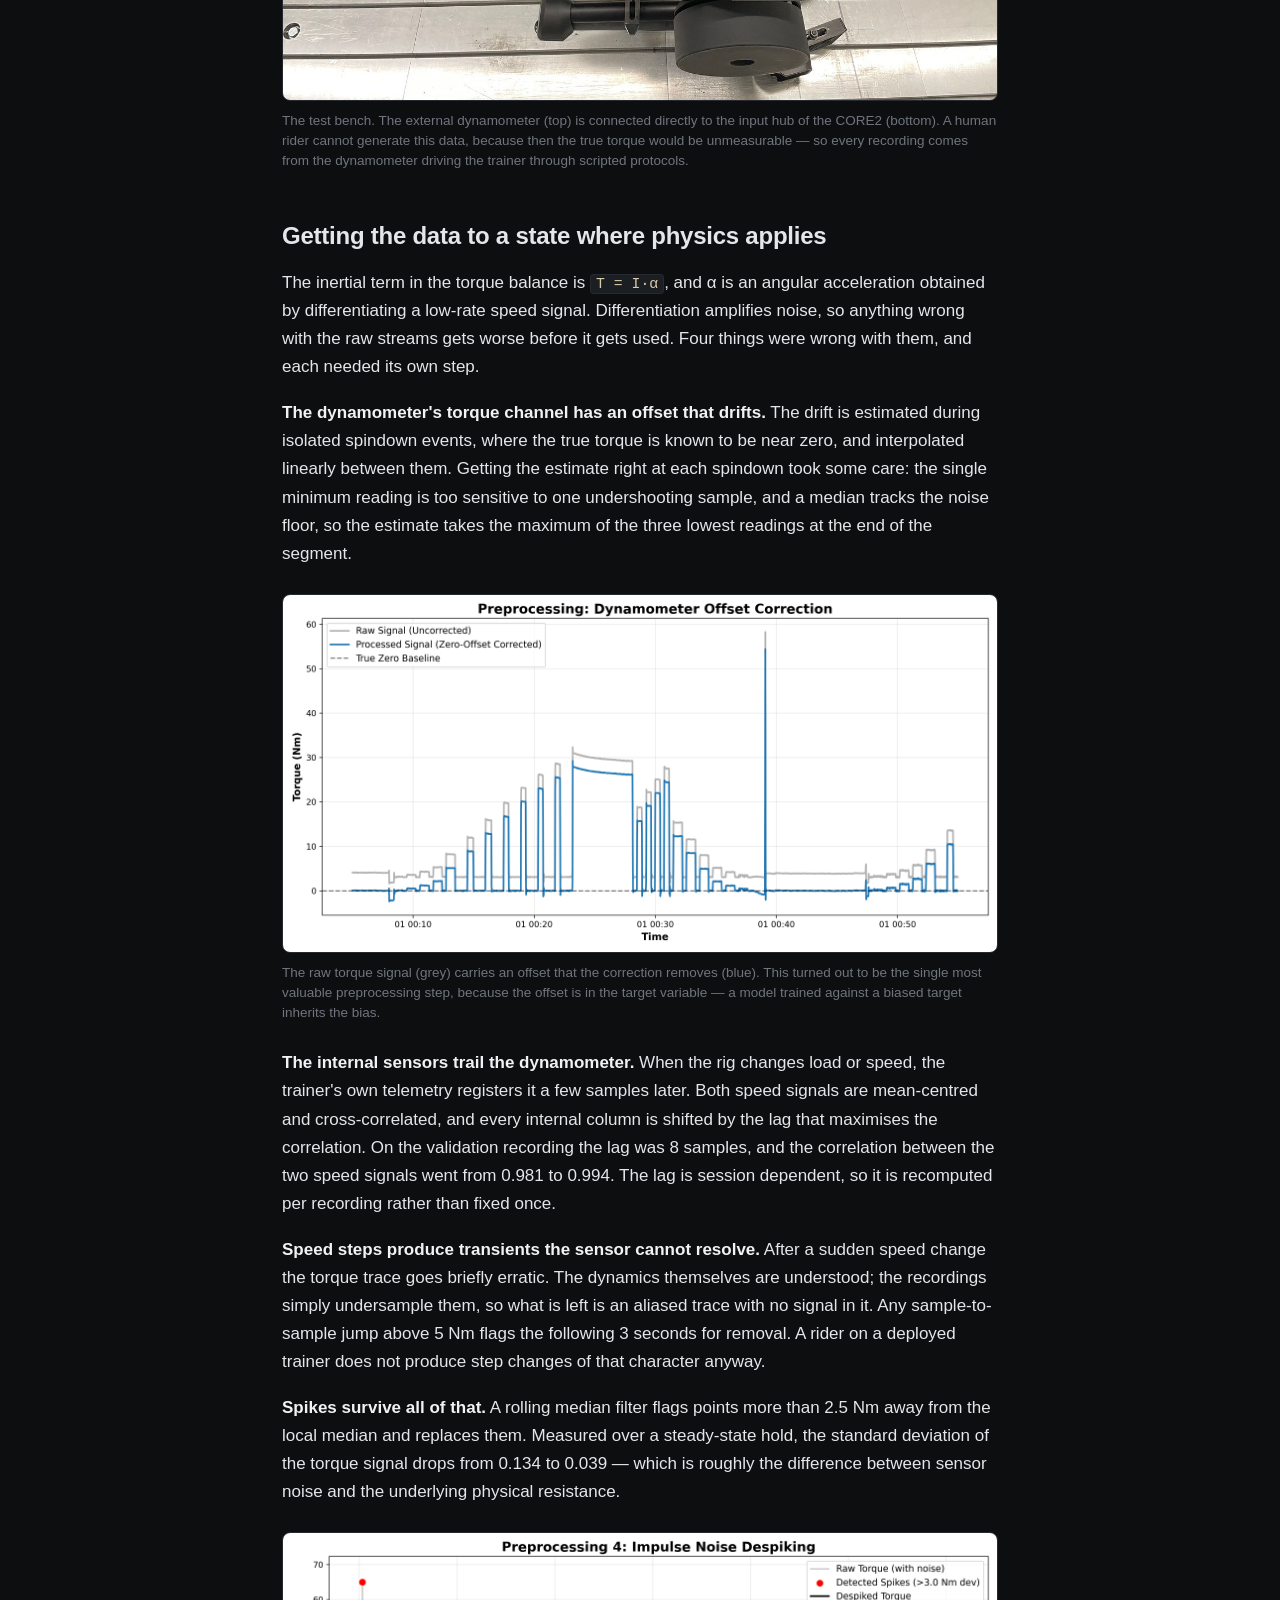
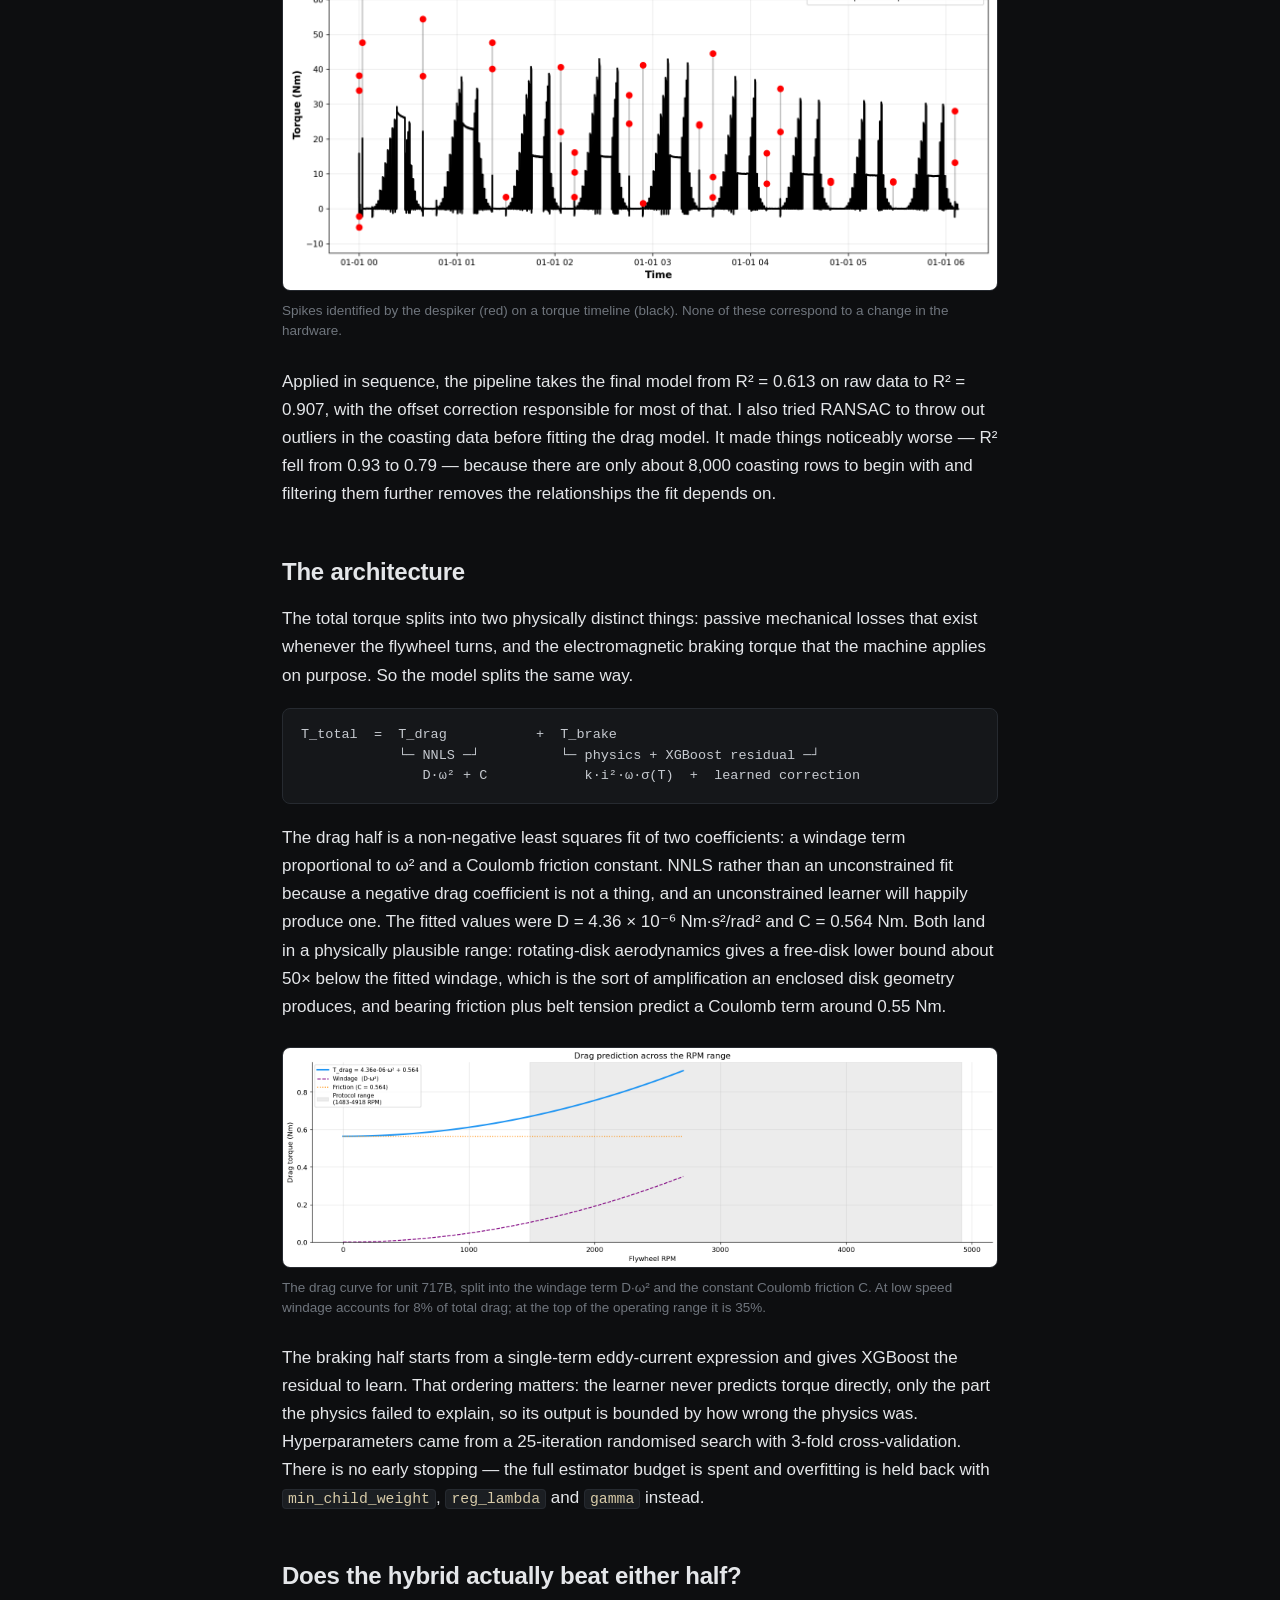
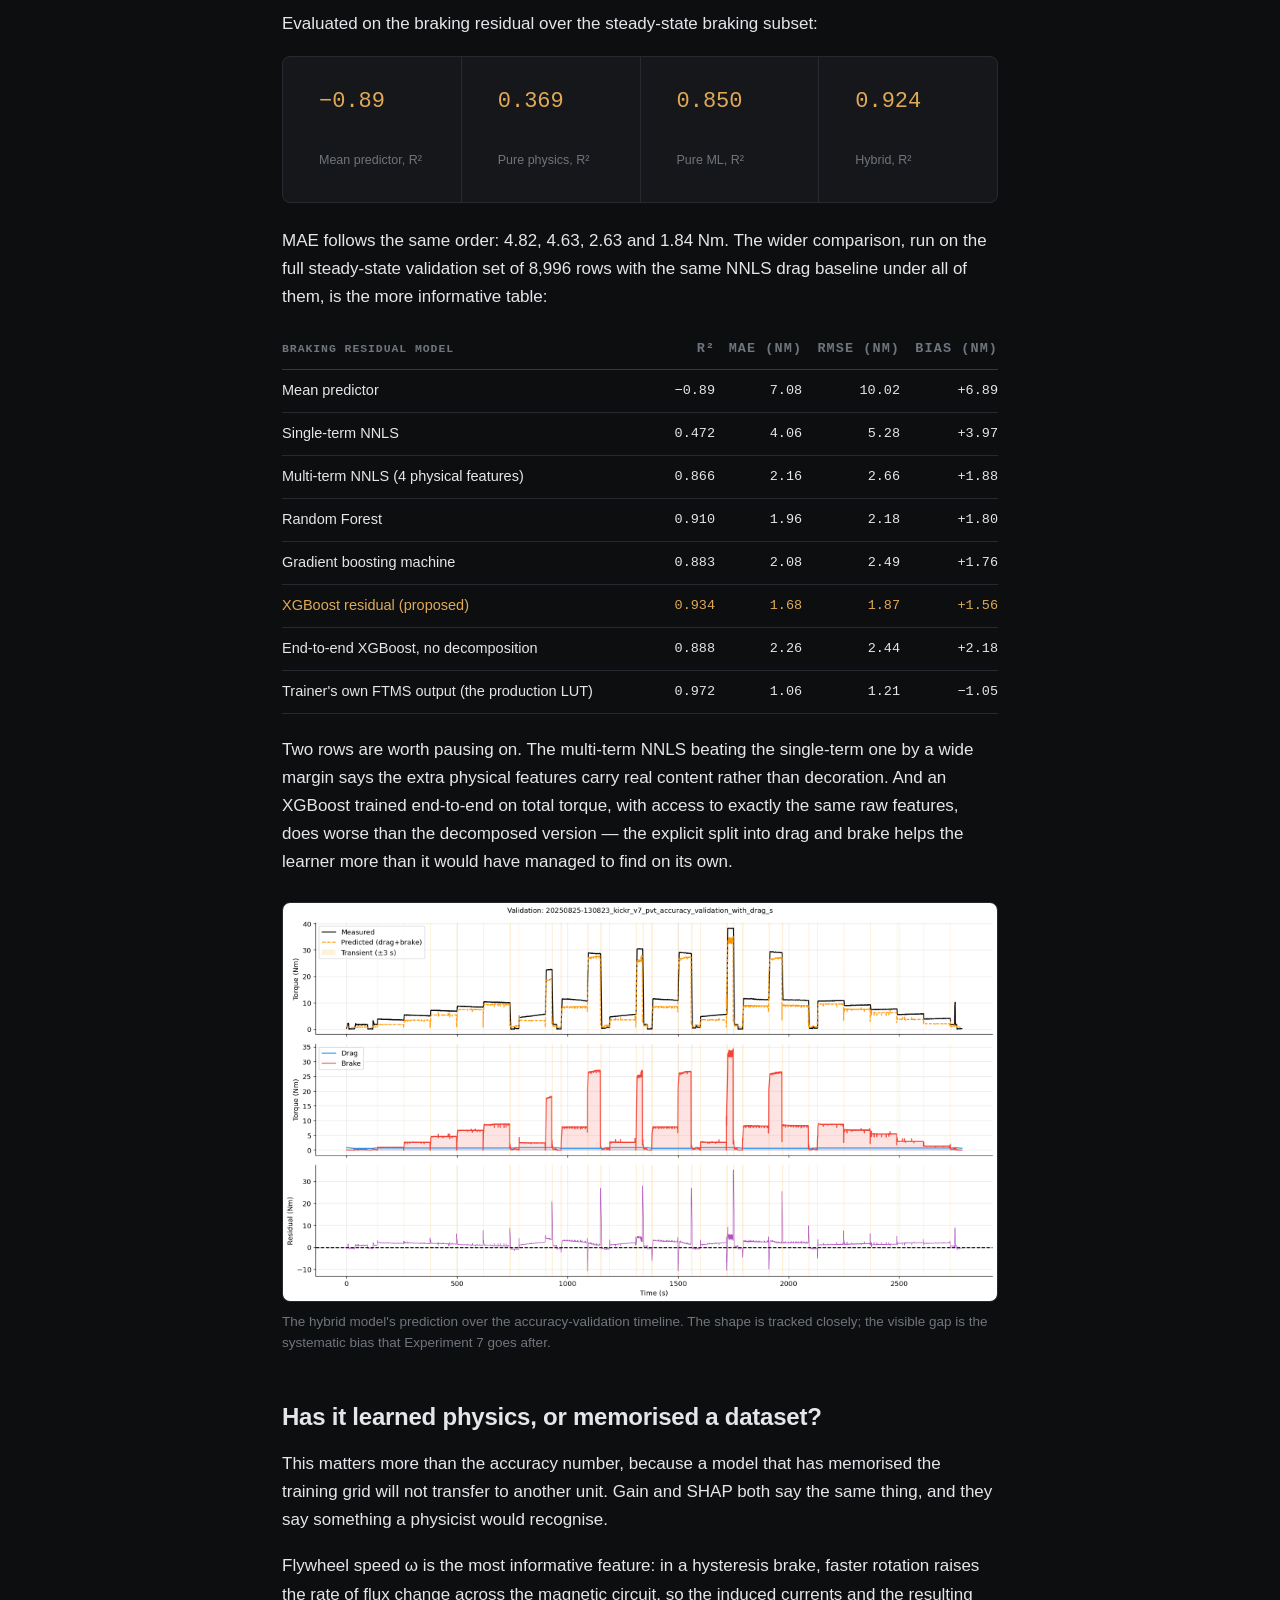
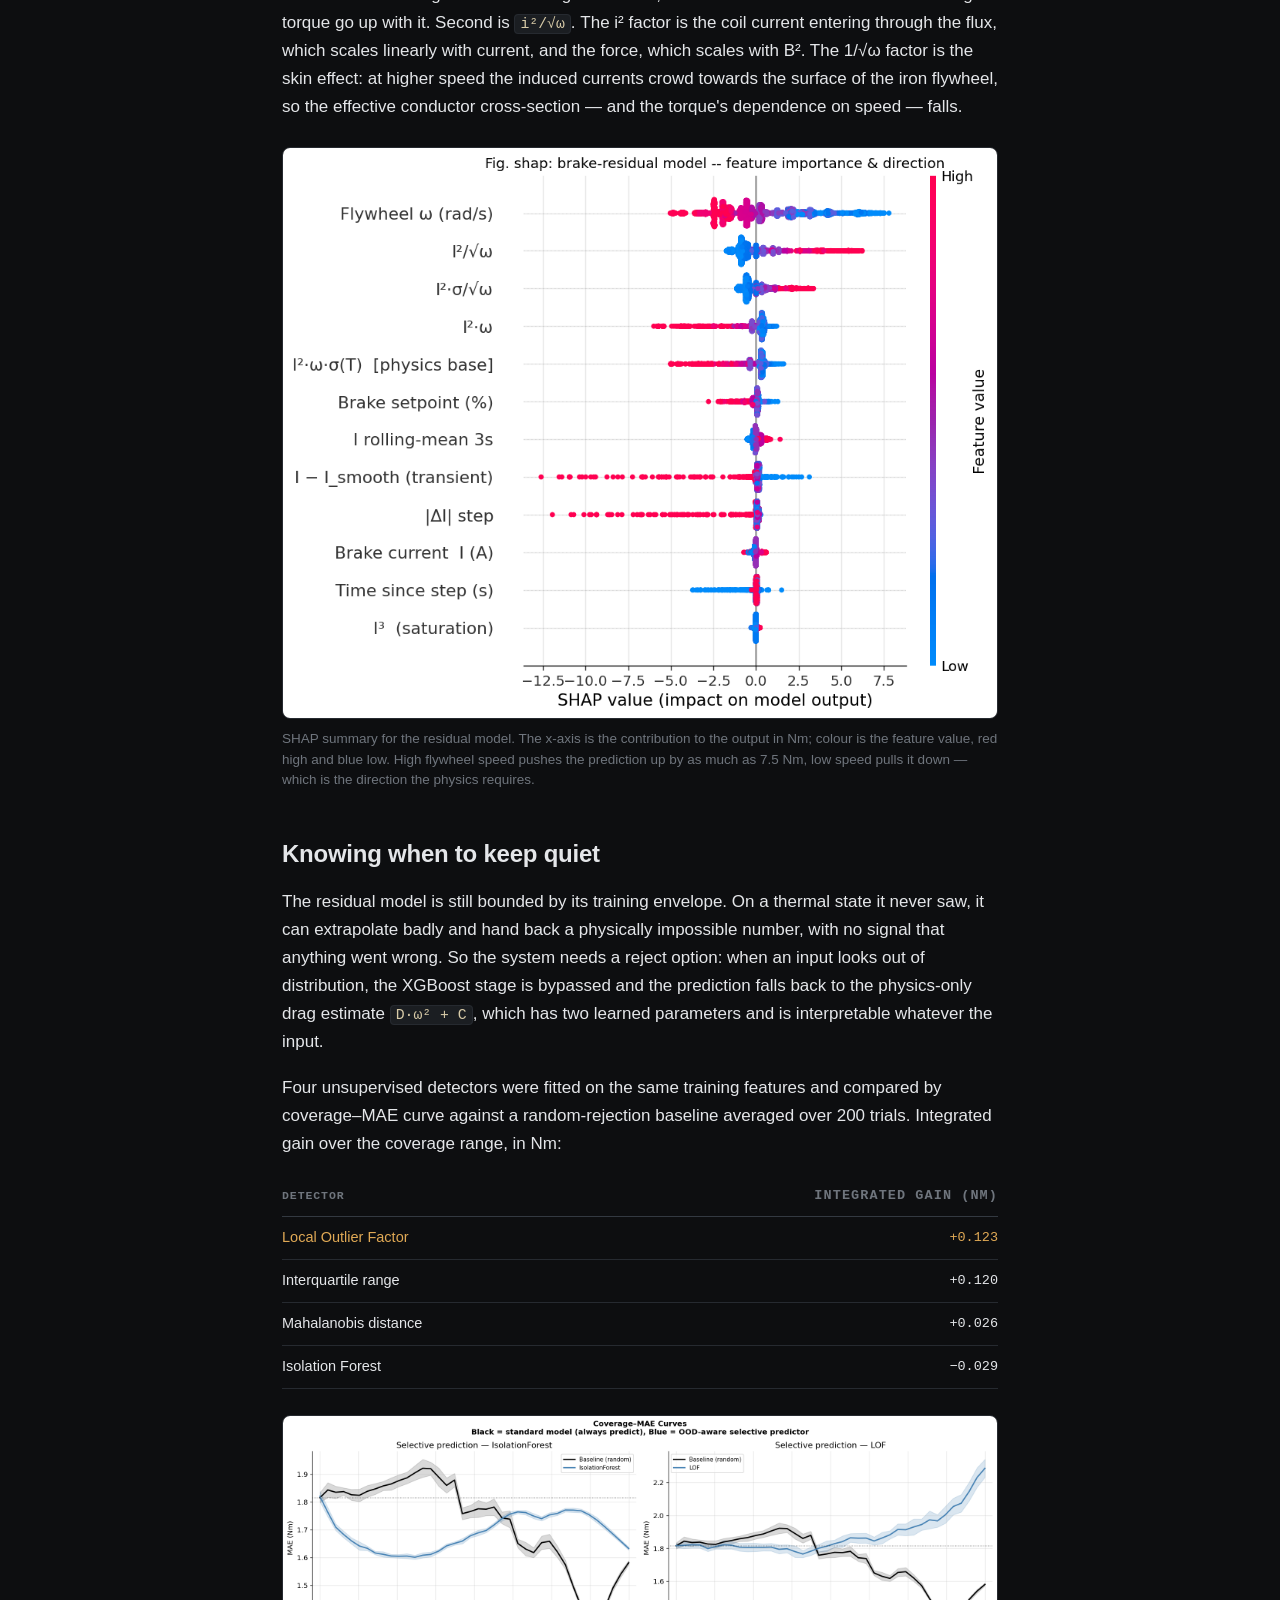
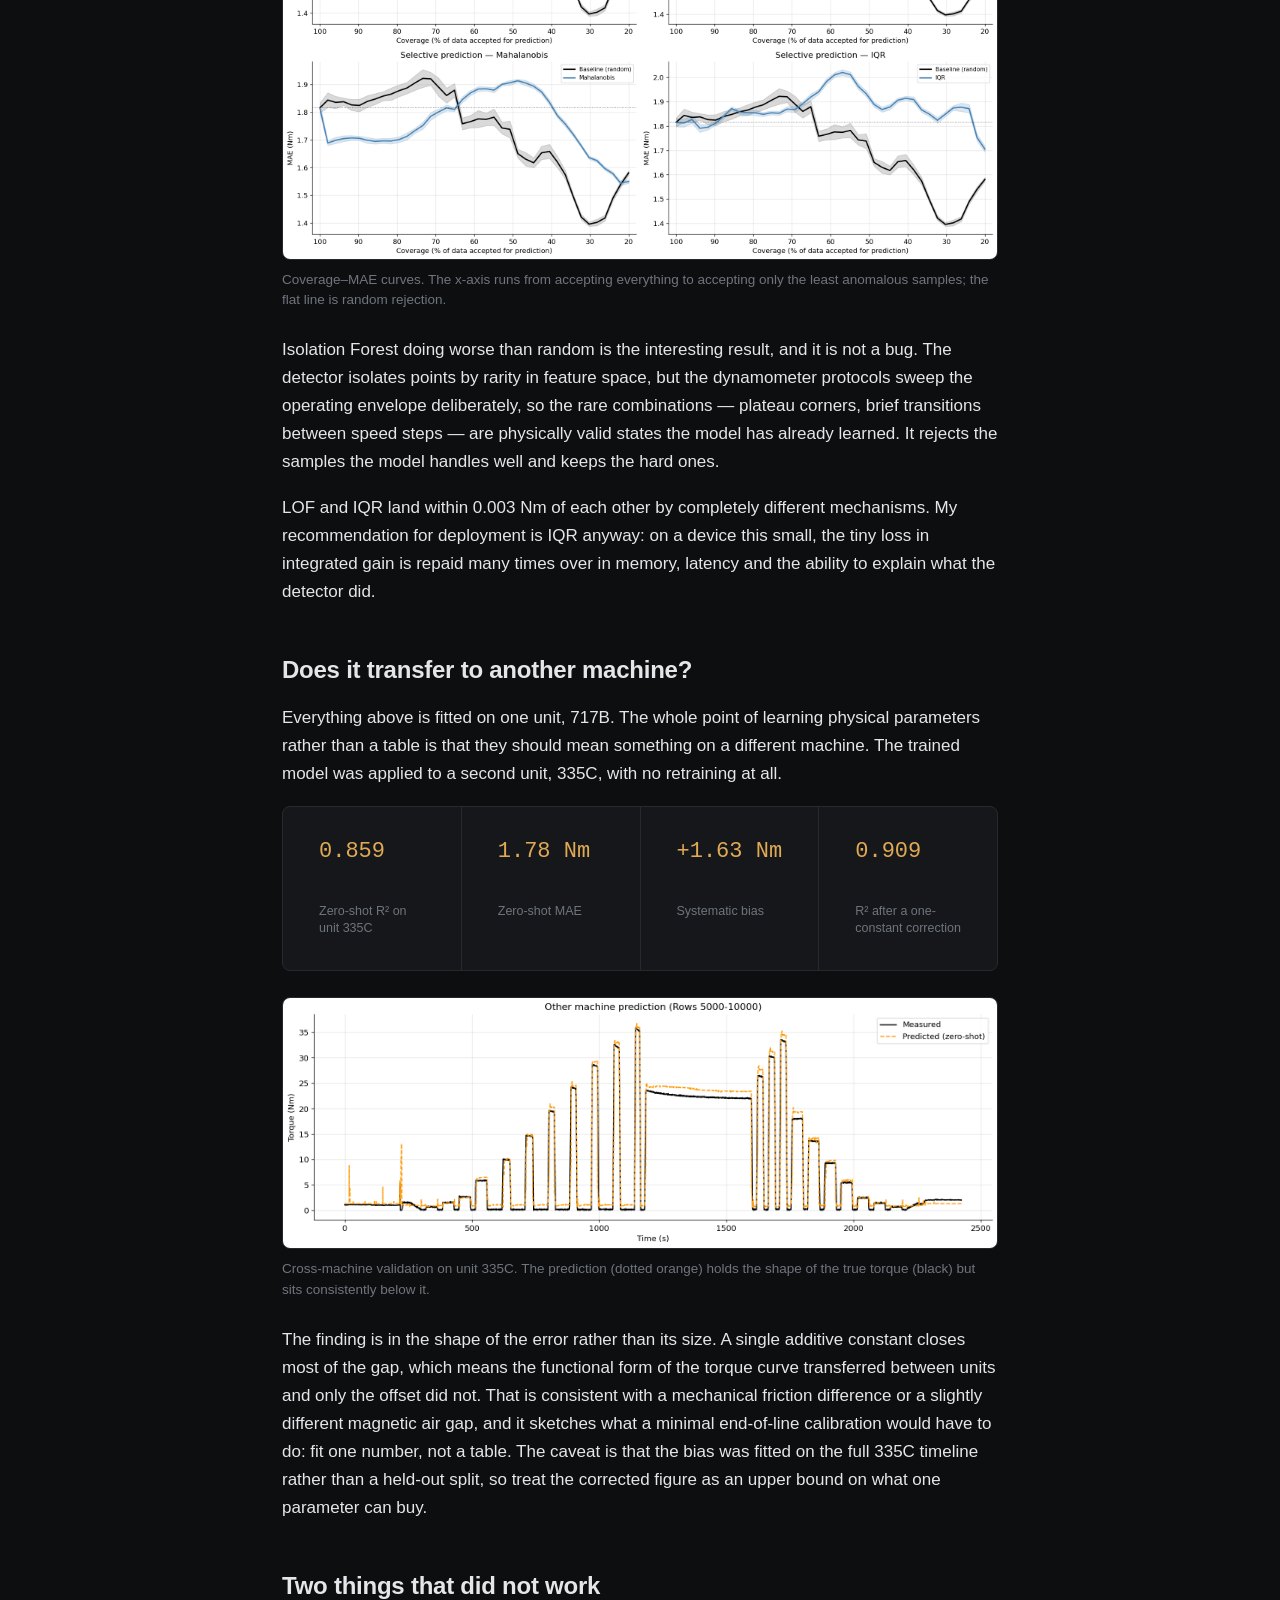
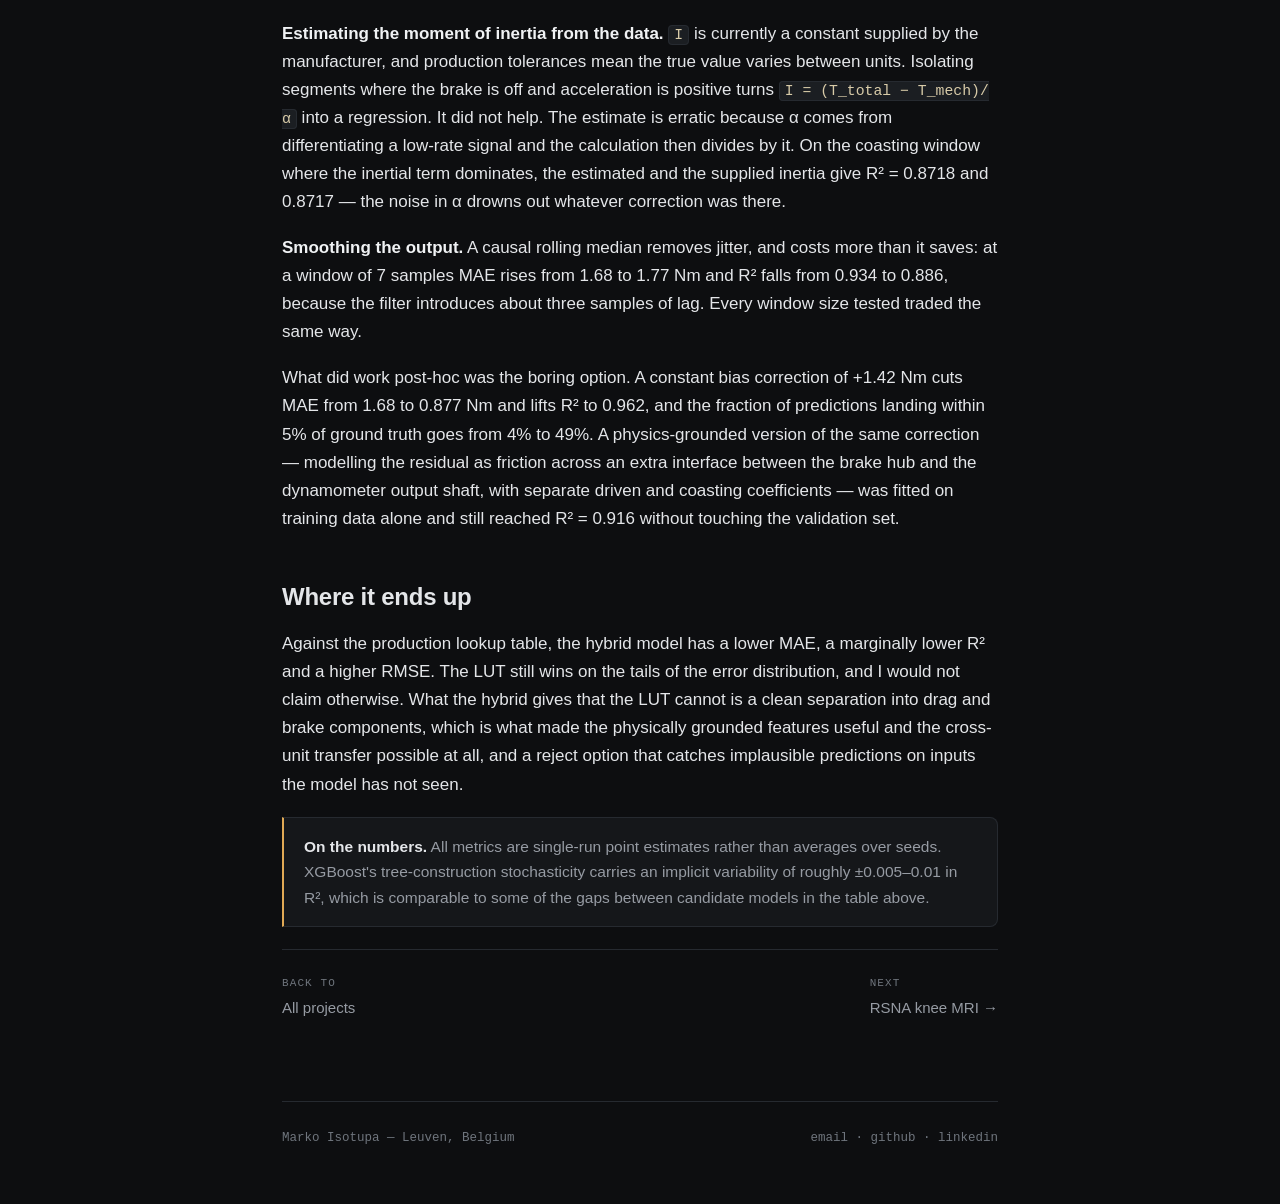
<file: projects/wahoo-torque.html>
<!doctype html>
<html lang="en">
<head>
<meta charset="utf-8">
<meta name="viewport" content="width=device-width, initial-scale=1">
<title>A grey-box virtual torque sensor — Marko Isotupa</title>
<meta name="description" content="Master's thesis with Wahoo Fitness: replacing a factory-calibrated lookup table with a physics model plus a learned residual, with a reject option and a cross-machine transfer test.">
<link rel="stylesheet" href="../assets/css/site.css">
<link rel="icon" href="data:image/svg+xml,<svg xmlns='http://www.w3.org/2000/svg' viewBox='0 0 100 100'><text y='.9em' font-size='90'>◈</text></svg>">
</head>
<body>

<nav class="nav">
  <div class="wrap">
    <a class="home" href="../index.html">← marko&nbsp;isotupa</a>
    <div class="links"><a href="../index.html#projects">All projects</a></div>
  </div>
</nav>

<header class="art-head">
  <div class="wrap">
    <div class="kicker">Master's thesis · KU Leuven with Wahoo Fitness</div>
    <h1>A grey-box virtual torque sensor for a smart bike trainer</h1>
    <p class="standfirst">Wahoo's CORE2 estimates a rider's power from a lookup table that takes
    a long factory calibration campaign to fill in, and has to be rebuilt from scratch whenever
    the hardware changes. I tried to learn it instead — without giving up the physics.</p>
    <div class="meta">
      <div><div class="k">Role</div><div class="v">Sole author. Data pipeline, modelling, experiments and write-up.</div></div>
      <div><div class="k">Partner</div><div class="v">Wahoo Fitness, who supplied the dynamometer recordings from two production units.</div></div>
      <div><div class="k">Stack</div><div class="v">Python, pandas, NumPy, scikit-learn, XGBoost, SHAP</div></div>
      <div><div class="k">When</div><div class="v">2025–2026</div></div>
    </div>
  </div>
</header>

<article>
<div class="wrap">

<h2>The problem</h2>

<p>A smart indoor trainer replaces the rear wheel of a bicycle and generates resistance
electromagnetically. The number it reports to Zwift and the rest of the cycling e-sports world
is power, and power is cadence times torque. Cadence is cheap and reliable to measure. Torque
is the hard one: you either fit a strain gauge, which is accurate and expensive, or you infer
it from the internal state of the brake, which is what the CORE2 does.</p>

<p>The CORE2's inference is a static lookup table mapping kinematic and electrical states —
flywheel speed, brake current — to torque values. It works. Its cost is that the table is
produced by a long factory calibration campaign, and it is static: a minor mechanical revision
means rebuilding the whole thing. On top of that, mass production introduces unit-to-unit
variation, so one table applied to every machine gives biased readings on some of them.</p>

<p>The physics is not clean either. Components heat up during a ride, their electrical
resistance shifts, and the magnetic behaviour of the brake changes with temperature. A purely
physical white-box model handles the kinematics well and breaks down on those non-linearities.
A purely data-driven black-box model fits the non-linearities and occasionally returns
physically impossible values, such as negative drag.</p>

<blockquote>The question the thesis asks: can you build an architecture that sits between those
two extremes and produces a virtual sensor that is both accurate and reliable?</blockquote>

<figure>
  <img src="../assets/img/thesis/dyno.jpg" alt="The test bench: an external dynamometer mounted directly above the Wahoo CORE2 trainer.">
  <figcaption>The test bench. The external dynamometer (top) is connected directly to the input
  hub of the CORE2 (bottom). A human rider cannot generate this data, because then the true
  torque would be unmeasurable — so every recording comes from the dynamometer driving the
  trainer through scripted protocols.</figcaption>
</figure>

<h2>Getting the data to a state where physics applies</h2>

<p>The inertial term in the torque balance is <code>T = I·α</code>, and α is an angular
acceleration obtained by differentiating a low-rate speed signal. Differentiation amplifies
noise, so anything wrong with the raw streams gets worse before it gets used. Four things were
wrong with them, and each needed its own step.</p>

<p><strong>The dynamometer's torque channel has an offset that drifts.</strong> The drift is
estimated during isolated spindown events, where the true torque is known to be near zero, and
interpolated linearly between them. Getting the estimate right at each spindown took some care:
the single minimum reading is too sensitive to one undershooting sample, and a median tracks
the noise floor, so the estimate takes the maximum of the three lowest readings at the end of
the segment.</p>

<figure>
  <img src="../assets/img/thesis/offset_correct.png" alt="Raw torque signal in grey with a visible offset, and the corrected signal in blue.">
  <figcaption>The raw torque signal (grey) carries an offset that the correction removes (blue).
  This turned out to be the single most valuable preprocessing step, because the offset is in
  the target variable — a model trained against a biased target inherits the bias.</figcaption>
</figure>

<p><strong>The internal sensors trail the dynamometer.</strong> When the rig changes load or
speed, the trainer's own telemetry registers it a few samples later. Both speed signals are
mean-centred and cross-correlated, and every internal column is shifted by the lag that
maximises the correlation. On the validation recording the lag was 8 samples, and the
correlation between the two speed signals went from 0.981 to 0.994. The lag is session
dependent, so it is recomputed per recording rather than fixed once.</p>

<p><strong>Speed steps produce transients the sensor cannot resolve.</strong> After a sudden
speed change the torque trace goes briefly erratic. The dynamics themselves are understood;
the recordings simply undersample them, so what is left is an aliased trace with no signal in
it. Any sample-to-sample jump above 5 Nm flags the following 3 seconds for removal. A rider on
a deployed trainer does not produce step changes of that character anyway.</p>

<p><strong>Spikes survive all of that.</strong> A rolling median filter flags points more than
2.5 Nm away from the local median and replaces them. Measured over a steady-state hold, the
standard deviation of the torque signal drops from 0.134 to 0.039 — which is roughly the
difference between sensor noise and the underlying physical resistance.</p>

<figure>
  <img src="../assets/img/thesis/despike.png" alt="Torque timeline in black with spike samples marked in red.">
  <figcaption>Spikes identified by the despiker (red) on a torque timeline (black). None of
  these correspond to a change in the hardware.</figcaption>
</figure>

<p>Applied in sequence, the pipeline takes the final model from R² = 0.613 on raw data to
R² = 0.907, with the offset correction responsible for most of that. I also tried RANSAC to
throw out outliers in the coasting data before fitting the drag model. It made things
noticeably worse — R² fell from 0.93 to 0.79 — because there are only about 8,000 coasting
rows to begin with and filtering them further removes the relationships the fit depends on.</p>

<h2>The architecture</h2>

<p>The total torque splits into two physically distinct things: passive mechanical losses that
exist whenever the flywheel turns, and the electromagnetic braking torque that the machine
applies on purpose. So the model splits the same way.</p>

<pre><code>T_total  =  T_drag           +  T_brake
            └─ NNLS ─┘          └─ physics + XGBoost residual ─┘
               D·ω² + C            k·i²·ω·σ(T)  +  learned correction</code></pre>

<p>The drag half is a non-negative least squares fit of two coefficients: a windage term
proportional to ω² and a Coulomb friction constant. NNLS rather than an unconstrained fit
because a negative drag coefficient is not a thing, and an unconstrained learner will happily
produce one. The fitted values were D = 4.36 × 10⁻⁶ Nm·s²/rad² and C = 0.564 Nm. Both land in
a physically plausible range: rotating-disk aerodynamics gives a free-disk lower bound about
50× below the fitted windage, which is the sort of amplification an enclosed disk geometry
produces, and bearing friction plus belt tension predict a Coulomb term around 0.55 Nm.</p>

<figure>
  <img src="../assets/img/thesis/drag_curve.png" alt="Drag torque against flywheel speed, decomposed into a windage component and a constant Coulomb component.">
  <figcaption>The drag curve for unit 717B, split into the windage term D·ω² and the constant
  Coulomb friction C. At low speed windage accounts for 8% of total drag; at the top of the
  operating range it is 35%.</figcaption>
</figure>

<p>The braking half starts from a single-term eddy-current expression and gives XGBoost the
residual to learn. That ordering matters: the learner never predicts torque directly, only the
part the physics failed to explain, so its output is bounded by how wrong the physics was.
Hyperparameters came from a 25-iteration randomised search with 3-fold cross-validation. There
is no early stopping — the full estimator budget is spent and overfitting is held back with
<code>min_child_weight</code>, <code>reg_lambda</code> and <code>gamma</code> instead.</p>

<h2>Does the hybrid actually beat either half?</h2>

<p>Evaluated on the braking residual over the steady-state braking subset:</p>

<div class="stats">
  <div><div class="n">−0.89</div><div class="l">Mean predictor, R²</div></div>
  <div><div class="n">0.369</div><div class="l">Pure physics, R²</div></div>
  <div><div class="n">0.850</div><div class="l">Pure ML, R²</div></div>
  <div><div class="n">0.924</div><div class="l">Hybrid, R²</div></div>
</div>

<p>MAE follows the same order: 4.82, 4.63, 2.63 and 1.84 Nm. The wider comparison, run on the
full steady-state validation set of 8,996 rows with the same NNLS drag baseline under all of
them, is the more informative table:</p>

<div class="tw">
<table>
<thead><tr><th>Braking residual model</th><th class="num">R²</th><th class="num">MAE (Nm)</th><th class="num">RMSE (Nm)</th><th class="num">Bias (Nm)</th></tr></thead>
<tbody>
<tr><td>Mean predictor</td><td class="num">−0.89</td><td class="num">7.08</td><td class="num">10.02</td><td class="num">+6.89</td></tr>
<tr><td>Single-term NNLS</td><td class="num">0.472</td><td class="num">4.06</td><td class="num">5.28</td><td class="num">+3.97</td></tr>
<tr><td>Multi-term NNLS (4 physical features)</td><td class="num">0.866</td><td class="num">2.16</td><td class="num">2.66</td><td class="num">+1.88</td></tr>
<tr><td>Random Forest</td><td class="num">0.910</td><td class="num">1.96</td><td class="num">2.18</td><td class="num">+1.80</td></tr>
<tr><td>Gradient boosting machine</td><td class="num">0.883</td><td class="num">2.08</td><td class="num">2.49</td><td class="num">+1.76</td></tr>
<tr class="hl"><td>XGBoost residual (proposed)</td><td class="num">0.934</td><td class="num">1.68</td><td class="num">1.87</td><td class="num">+1.56</td></tr>
<tr><td>End-to-end XGBoost, no decomposition</td><td class="num">0.888</td><td class="num">2.26</td><td class="num">2.44</td><td class="num">+2.18</td></tr>
<tr><td>Trainer's own FTMS output (the production LUT)</td><td class="num">0.972</td><td class="num">1.06</td><td class="num">1.21</td><td class="num">−1.05</td></tr>
</tbody>
</table>
</div>

<p>Two rows are worth pausing on. The multi-term NNLS beating the single-term one by a wide
margin says the extra physical features carry real content rather than decoration. And an
XGBoost trained end-to-end on total torque, with access to exactly the same raw features, does
worse than the decomposed version — the explicit split into drag and brake helps the learner
more than it would have managed to find on its own.</p>

<figure>
  <img src="../assets/img/thesis/prediction.png" alt="Predicted torque plotted against measured torque over the validation timeline.">
  <figcaption>The hybrid model's prediction over the accuracy-validation timeline. The shape is
  tracked closely; the visible gap is the systematic bias that Experiment 7 goes after.</figcaption>
</figure>

<h2>Has it learned physics, or memorised a dataset?</h2>

<p>This matters more than the accuracy number, because a model that has memorised the training
grid will not transfer to another unit. Gain and SHAP both say the same thing, and they say
something a physicist would recognise.</p>

<p>Flywheel speed ω is the most informative feature: in a hysteresis brake, faster rotation
raises the rate of flux change across the magnetic circuit, so the induced currents and the
resulting torque go up with it. Second is <code>i²/√ω</code>. The i² factor is the coil
current entering through the flux, which scales linearly with current, and the force, which
scales with B². The 1/√ω factor is the skin effect: at higher speed the induced currents crowd
towards the surface of the iron flywheel, so the effective conductor cross-section — and the
torque's dependence on speed — falls.</p>

<figure>
  <img src="../assets/img/thesis/shap.png" alt="SHAP summary plot for the braking residual model.">
  <figcaption>SHAP summary for the residual model. The x-axis is the contribution to the output
  in Nm; colour is the feature value, red high and blue low. High flywheel speed pushes the
  prediction up by as much as 7.5 Nm, low speed pulls it down — which is the direction the
  physics requires.</figcaption>
</figure>

<h2>Knowing when to keep quiet</h2>

<p>The residual model is still bounded by its training envelope. On a thermal state it never
saw, it can extrapolate badly and hand back a physically impossible number, with no signal that
anything went wrong. So the system needs a reject option: when an input looks out of
distribution, the XGBoost stage is bypassed and the prediction falls back to the physics-only
drag estimate <code>D·ω² + C</code>, which has two learned parameters and is interpretable
whatever the input.</p>

<p>Four unsupervised detectors were fitted on the same training features and compared by
coverage–MAE curve against a random-rejection baseline averaged over 200 trials. Integrated
gain over the coverage range, in Nm:</p>

<div class="tw">
<table>
<thead><tr><th>Detector</th><th class="num">Integrated gain (Nm)</th></tr></thead>
<tbody>
<tr class="hl"><td>Local Outlier Factor</td><td class="num">+0.123</td></tr>
<tr><td>Interquartile range</td><td class="num">+0.120</td></tr>
<tr><td>Mahalanobis distance</td><td class="num">+0.026</td></tr>
<tr><td>Isolation Forest</td><td class="num">−0.029</td></tr>
</tbody>
</table>
</div>

<figure>
  <img src="../assets/img/thesis/ood_mae.png" alt="Coverage versus MAE curves for four out-of-distribution detectors against a random rejection baseline.">
  <figcaption>Coverage–MAE curves. The x-axis runs from accepting everything to accepting only
  the least anomalous samples; the flat line is random rejection.</figcaption>
</figure>

<p>Isolation Forest doing worse than random is the interesting result, and it is not a bug. The
detector isolates points by rarity in feature space, but the dynamometer protocols sweep the
operating envelope deliberately, so the rare combinations — plateau corners, brief transitions
between speed steps — are physically valid states the model has already learned. It rejects
the samples the model handles well and keeps the hard ones.</p>

<p>LOF and IQR land within 0.003 Nm of each other by completely different mechanisms. My
recommendation for deployment is IQR anyway: on a device this small, the tiny loss in
integrated gain is repaid many times over in memory, latency and the ability to explain what
the detector did.</p>

<h2>Does it transfer to another machine?</h2>

<p>Everything above is fitted on one unit, 717B. The whole point of learning physical
parameters rather than a table is that they should mean something on a different machine. The
trained model was applied to a second unit, 335C, with no retraining at all.</p>

<div class="stats">
  <div><div class="n">0.859</div><div class="l">Zero-shot R² on unit 335C</div></div>
  <div><div class="n">1.78 Nm</div><div class="l">Zero-shot MAE</div></div>
  <div><div class="n">+1.63 Nm</div><div class="l">Systematic bias</div></div>
  <div><div class="n">0.909</div><div class="l">R² after a one-constant correction</div></div>
</div>

<figure>
  <img src="../assets/img/thesis/xmachine_val.png" alt="Predicted and true torque on the second production unit, showing a constant offset between them.">
  <figcaption>Cross-machine validation on unit 335C. The prediction (dotted orange) holds the
  shape of the true torque (black) but sits consistently below it.</figcaption>
</figure>

<p>The finding is in the shape of the error rather than its size. A single additive constant
closes most of the gap, which means the functional form of the torque curve transferred between
units and only the offset did not. That is consistent with a mechanical friction difference or
a slightly different magnetic air gap, and it sketches what a minimal end-of-line calibration
would have to do: fit one number, not a table. The caveat is that the bias was fitted on the
full 335C timeline rather than a held-out split, so treat the corrected figure as an upper
bound on what one parameter can buy.</p>

<h2>Two things that did not work</h2>

<p><strong>Estimating the moment of inertia from the data.</strong> <code>I</code> is currently
a constant supplied by the manufacturer, and production tolerances mean the true value varies
between units. Isolating segments where the brake is off and acceleration is positive turns
<code>I = (T_total − T_mech)/α</code> into a regression. It did not help. The estimate is
erratic because α comes from differentiating a low-rate signal and the calculation then divides
by it. On the coasting window where the inertial term dominates, the estimated and the supplied
inertia give R² = 0.8718 and 0.8717 — the noise in α drowns out whatever correction was there.</p>

<p><strong>Smoothing the output.</strong> A causal rolling median removes jitter, and costs more
than it saves: at a window of 7 samples MAE rises from 1.68 to 1.77 Nm and R² falls from 0.934
to 0.886, because the filter introduces about three samples of lag. Every window size tested
traded the same way.</p>

<p>What did work post-hoc was the boring option. A constant bias correction of +1.42 Nm cuts
MAE from 1.68 to 0.877 Nm and lifts R² to 0.962, and the fraction of predictions landing within
5% of ground truth goes from 4% to 49%. A physics-grounded version of the same correction —
modelling the residual as friction across an extra interface between the brake hub and the
dynamometer output shaft, with separate driven and coasting coefficients — was fitted on
training data alone and still reached R² = 0.916 without touching the validation set.</p>

<h2>Where it ends up</h2>

<p>Against the production lookup table, the hybrid model has a lower MAE, a marginally lower R²
and a higher RMSE. The LUT still wins on the tails of the error distribution, and I would not
claim otherwise. What the hybrid gives that the LUT cannot is a clean separation into drag and
brake components, which is what made the physically grounded features useful and the
cross-unit transfer possible at all, and a reject option that catches implausible predictions
on inputs the model has not seen.</p>

<div class="note">
<p><strong>On the numbers.</strong> All metrics are single-run point estimates rather than
averages over seeds. XGBoost's tree-construction stochasticity carries an implicit variability
of roughly ±0.005–0.01 in R², which is comparable to some of the gaps between candidate models
in the table above.</p>
</div>

<div class="pn">
  <a href="../index.html#projects"><span class="lbl">Back to</span>All projects</a>
  <a href="rsna-knee.html"><span class="lbl">Next</span>RSNA knee MRI →</a>
</div>

</div>
</article>

<div class="wrap">
  <footer>
    <span>Marko Isotupa — Leuven, Belgium</span>
    <span><a href="mailto:marko.isotupa01@gmail.com">email</a> · <a href="https://github.com/isotupa">github</a> · <a href="https://linkedin.com/in/isotupa">linkedin</a></span>
  </footer>
</div>

</body>
</html>
</file>
<file: assets/css/site.css>
:root {
  --bg: #0d0e10;
  --panel: #15171a;
  --panel-2: #1b1e22;
  --line: #262a30;
  --text: #e4e6e9;
  --muted: #969ba3;
  --dim: #6f757d;
  --accent: #e0a955;
  --accent-2: #7ec8b5;
  --mono: ui-monospace, SFMono-Regular, "SF Mono", Menlo, Consolas, monospace;
  --sans: -apple-system, BlinkMacSystemFont, "Segoe UI", Inter, Roboto, Helvetica, Arial, sans-serif;
  --wrap: 760px;
}

* { box-sizing: border-box; }

html { -webkit-text-size-adjust: 100%; }

body {
  margin: 0;
  background: var(--bg);
  color: var(--text);
  font-family: var(--sans);
  font-size: 17px;
  line-height: 1.65;
  -webkit-font-smoothing: antialiased;
}

a { color: var(--accent-2); text-decoration: none; }
a:hover { text-decoration: underline; }

.wrap { max-width: var(--wrap); margin: 0 auto; padding: 0 22px; }
.wide { max-width: 1000px; }

/* ---------- nav ---------- */
.nav {
  border-bottom: 1px solid var(--line);
  background: rgba(13,14,16,.85);
  backdrop-filter: blur(8px);
  position: sticky; top: 0; z-index: 10;
}
.nav .wrap {
  display: flex; align-items: center; justify-content: space-between;
  height: 56px; gap: 16px;
}
.nav .home {
  font-family: var(--mono); font-size: 14px; color: var(--text);
  letter-spacing: .02em;
}
.nav .home:hover { color: var(--accent); text-decoration: none; }
.nav .links { display: flex; gap: 18px; font-size: 14px; }
.nav .links a { color: var(--muted); }
.nav .links a:hover { color: var(--text); text-decoration: none; }

/* ---------- home hero ---------- */
.hero { padding: 72px 0 44px; }
.hero h1 {
  font-size: 40px; line-height: 1.15; margin: 0 0 6px;
  letter-spacing: -.02em; font-weight: 650;
}
.hero .role {
  font-family: var(--mono); font-size: 14px; color: var(--accent);
  margin: 0 0 22px; letter-spacing: .01em;
}
.hero p { color: #c8ccd1; margin: 0 0 16px; }
.hero p.last { margin-bottom: 26px; }

.contact { display: flex; flex-wrap: wrap; gap: 8px; font-family: var(--mono); font-size: 13px; }
.contact a {
  border: 1px solid var(--line); background: var(--panel);
  padding: 6px 12px; border-radius: 5px; color: var(--muted);
}
.contact a:hover { border-color: var(--accent); color: var(--text); text-decoration: none; }

/* ---------- sections ---------- */
h2.sec {
  font-family: var(--mono); font-size: 12px; font-weight: 600;
  text-transform: uppercase; letter-spacing: .14em; color: var(--dim);
  margin: 0 0 20px; padding-bottom: 10px; border-bottom: 1px solid var(--line);
}
section { padding: 30px 0; }

/* ---------- project cards ---------- */
.cards { display: grid; gap: 14px; }
.card {
  display: block; border: 1px solid var(--line); border-radius: 8px;
  background: var(--panel); padding: 20px 22px; color: inherit;
  transition: border-color .15s, background .15s;
}
.card:hover { border-color: #3b4149; background: var(--panel-2); text-decoration: none; }
.card .kicker {
  font-family: var(--mono); font-size: 11px; letter-spacing: .1em;
  text-transform: uppercase; color: var(--dim); margin-bottom: 7px;
}
.card h3 { margin: 0 0 8px; font-size: 20px; font-weight: 620; letter-spacing: -.01em; }
.card:hover h3 { color: var(--accent); }
.card p { margin: 0 0 12px; color: var(--muted); font-size: 15.5px; line-height: 1.55; }
.tags { display: flex; flex-wrap: wrap; gap: 6px; }
.tags span {
  font-family: var(--mono); font-size: 11.5px; color: var(--dim);
  border: 1px solid var(--line); border-radius: 4px; padding: 2px 7px;
}

/* ---------- lists ---------- */
.rows { border-top: 1px solid var(--line); }
.row {
  display: flex; gap: 20px; padding: 16px 0; border-bottom: 1px solid var(--line);
}
.row .when {
  font-family: var(--mono); font-size: 12.5px; color: var(--dim);
  flex: 0 0 122px; padding-top: 3px;
}
.row .what { flex: 1; }
.row .what strong { font-weight: 600; display: block; }
.row .what .where { color: var(--accent); font-size: 15px; }
.row .what p { margin: 6px 0 0; color: var(--muted); font-size: 15px; }

.skills { display: grid; gap: 12px; }
.skill { display: flex; gap: 16px; align-items: baseline; }
.skill .k {
  font-family: var(--mono); font-size: 12px; color: var(--dim);
  flex: 0 0 122px; text-transform: uppercase; letter-spacing: .08em;
}
.skill .v { flex: 1; color: #c8ccd1; font-size: 15.5px; }

/* ---------- article ---------- */
.art-head { padding: 56px 0 26px; border-bottom: 1px solid var(--line); }
.art-head .kicker {
  font-family: var(--mono); font-size: 12px; letter-spacing: .12em;
  text-transform: uppercase; color: var(--accent); margin-bottom: 12px;
}
.art-head h1 { font-size: 36px; line-height: 1.15; margin: 0 0 14px; letter-spacing: -.02em; font-weight: 650; }
.art-head .standfirst { font-size: 19px; color: var(--muted); margin: 0 0 24px; line-height: 1.55; }
.meta { display: grid; gap: 9px; font-size: 14px; }
.meta div { display: flex; gap: 14px; }
.meta .k {
  font-family: var(--mono); font-size: 11.5px; color: var(--dim);
  text-transform: uppercase; letter-spacing: .09em; flex: 0 0 96px; padding-top: 3px;
}
.meta .v { flex: 1; color: #c8ccd1; }

article { padding: 8px 0 40px; }
article h2 {
  font-size: 24px; margin: 44px 0 14px; letter-spacing: -.01em; font-weight: 620;
}
article h3 { font-size: 18px; margin: 30px 0 10px; font-weight: 620; color: #d6dade; }
article p { margin: 0 0 18px; }
article ul, article ol { margin: 0 0 18px; padding-left: 22px; }
article li { margin-bottom: 8px; }
article strong { color: #f0f2f4; font-weight: 620; }
article code {
  font-family: var(--mono); font-size: .87em; background: var(--panel-2);
  border: 1px solid var(--line); border-radius: 4px; padding: 1px 5px; color: #d8cba8;
}
article pre {
  background: var(--panel); border: 1px solid var(--line); border-radius: 8px;
  padding: 16px 18px; overflow-x: auto; font-family: var(--mono);
  font-size: 13.5px; line-height: 1.55; color: #c6cad0; margin: 0 0 20px;
}
article pre code { background: none; border: 0; padding: 0; color: inherit; font-size: inherit; }

blockquote {
  margin: 0 0 20px; padding: 2px 0 2px 18px;
  border-left: 2px solid var(--line); color: var(--muted); font-size: 16px;
}

/* ---------- figures ---------- */
figure { margin: 26px 0; }
figure img, figure video {
  display: block; width: 100%; height: auto; border-radius: 8px;
  border: 1px solid var(--line); background: #fff;
}
figure.dark img, figure.dark video { background: var(--panel); }
figcaption {
  font-size: 13.5px; color: var(--dim); margin-top: 10px; line-height: 1.5;
}
.bleed { margin-left: calc((var(--wrap) - 100vw) / 2); }
@media (min-width: 940px) {
  figure.bleed { width: 900px; margin-left: calc((900px - var(--wrap)) / -2 + -22px); }
}

/* ---------- tables ---------- */
.tw { overflow-x: auto; margin: 0 0 22px; }
table { border-collapse: collapse; width: 100%; font-size: 14.5px; }
th, td { text-align: left; padding: 9px 14px 9px 0; border-bottom: 1px solid var(--line); }
th {
  font-family: var(--mono); font-size: 11.5px; text-transform: uppercase;
  letter-spacing: .08em; color: var(--dim); font-weight: 600;
  border-bottom-color: #333941;
}
td.num, th.num { text-align: right; font-family: var(--mono); font-size: 13.5px; padding-right: 0; }
tr.hl td { color: var(--accent); }

/* ---------- callout ---------- */
.note {
  border: 1px solid var(--line); border-left: 2px solid var(--accent);
  background: var(--panel); border-radius: 0 8px 8px 0;
  padding: 16px 20px; margin: 0 0 22px; font-size: 15.5px; color: var(--muted);
}
.note strong { color: var(--text); }
.note p:last-child { margin-bottom: 0; }

/* ---------- numbers strip ---------- */
.stats { display: grid; grid-template-columns: repeat(auto-fit, minmax(140px, 1fr)); gap: 1px; background: var(--line); border: 1px solid var(--line); border-radius: 8px; overflow: hidden; margin: 0 0 24px; }
.stats div { background: var(--panel); padding: 16px 18px; }
.stats .n { font-family: var(--mono); font-size: 22px; color: var(--accent); line-height: 1.2; }
.stats .l { font-size: 12.5px; color: var(--dim); margin-top: 5px; line-height: 1.4; }

/* ---------- footer / prevnext ---------- */
.pn { display: flex; justify-content: space-between; gap: 20px; border-top: 1px solid var(--line); padding: 24px 0 0; font-size: 15px; }
.pn a { color: var(--muted); }
.pn a:hover { color: var(--accent); text-decoration: none; }
.pn .lbl { display: block; font-family: var(--mono); font-size: 11px; text-transform: uppercase; letter-spacing: .1em; color: var(--dim); margin-bottom: 4px; }

footer {
  border-top: 1px solid var(--line); margin-top: 40px; padding: 26px 0 46px;
  font-family: var(--mono); font-size: 12.5px; color: var(--dim);
  display: flex; justify-content: space-between; gap: 16px; flex-wrap: wrap;
}
footer a { color: var(--dim); }
footer a:hover { color: var(--muted); }

@media (max-width: 620px) {
  body { font-size: 16px; }
  .hero { padding: 48px 0 34px; }
  .hero h1 { font-size: 31px; }
  .art-head h1 { font-size: 28px; }
  .art-head .standfirst { font-size: 17px; }
  .row { flex-direction: column; gap: 4px; }
  .row .when { flex: none; }
  .skill { flex-direction: column; gap: 2px; }
  .skill .k { flex: none; }
  .meta div { flex-direction: column; gap: 2px; }
  .meta .k { flex: none; }
}
</file>
